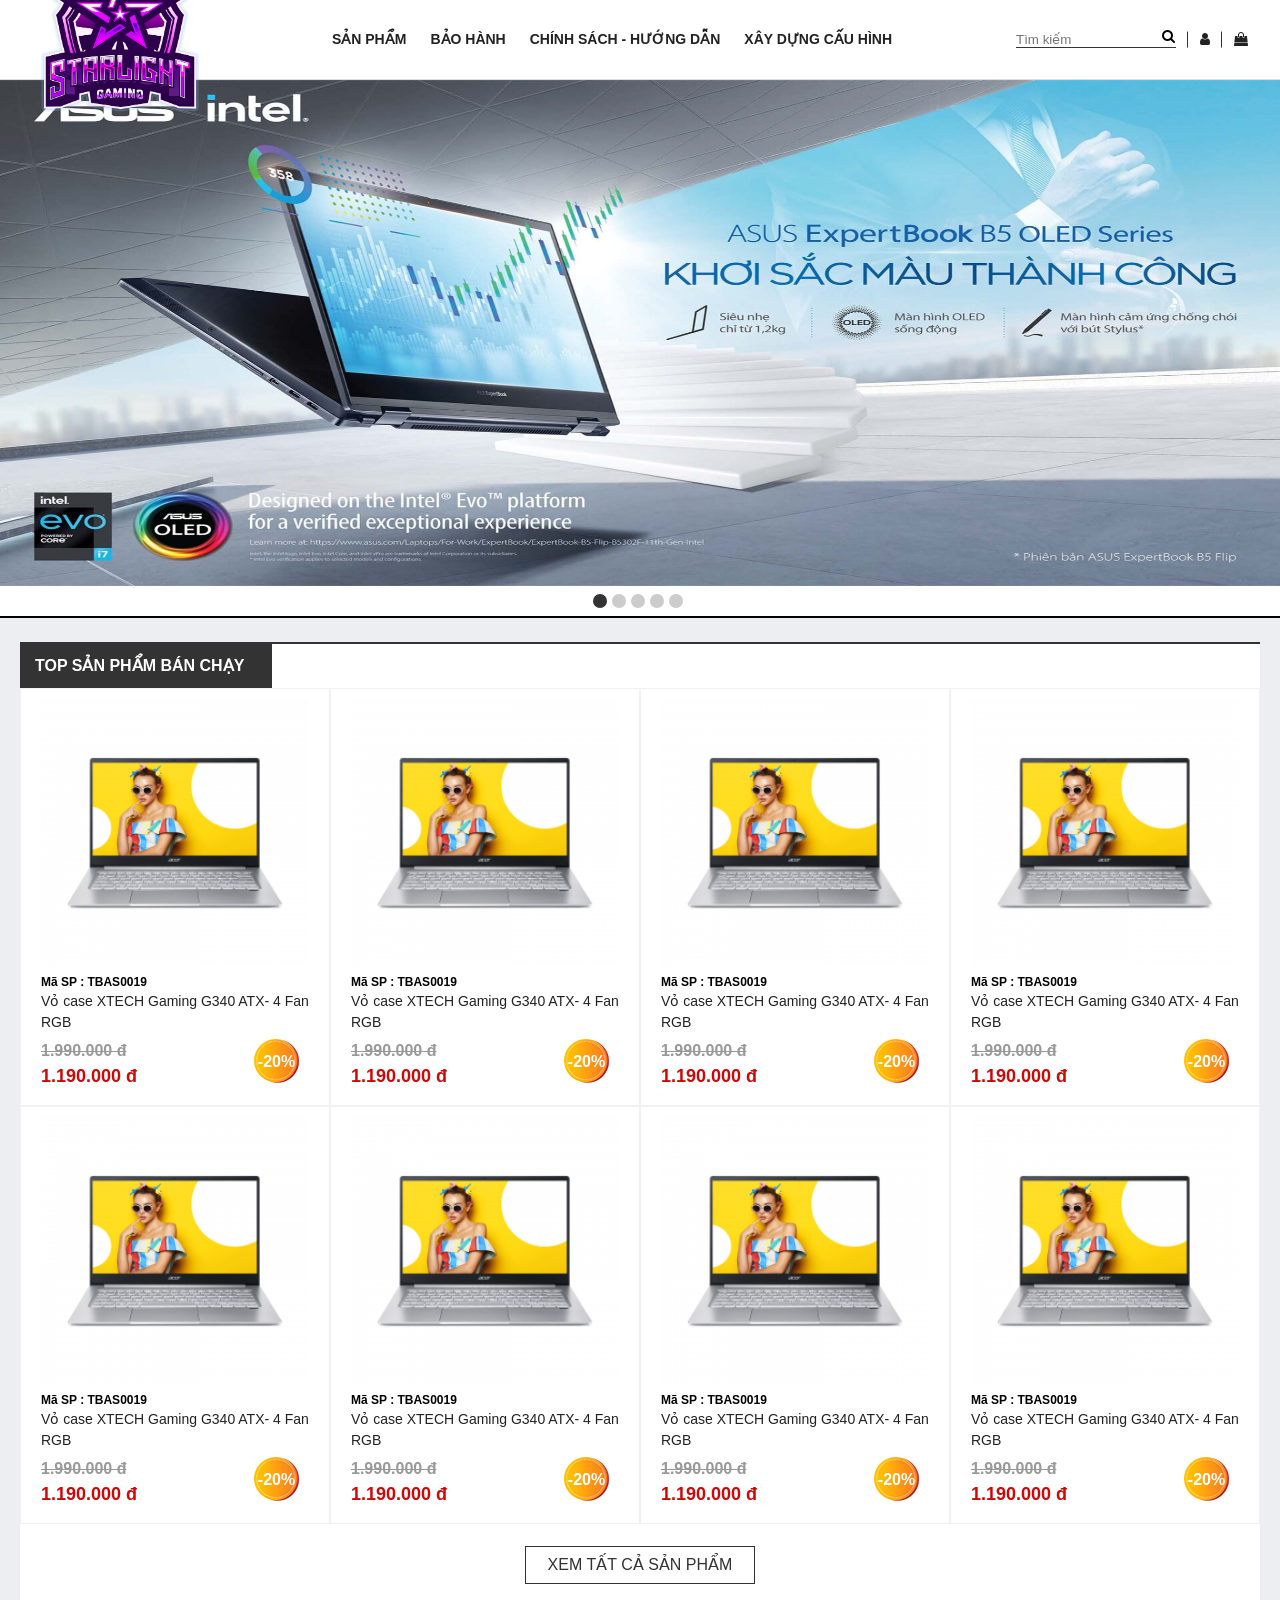
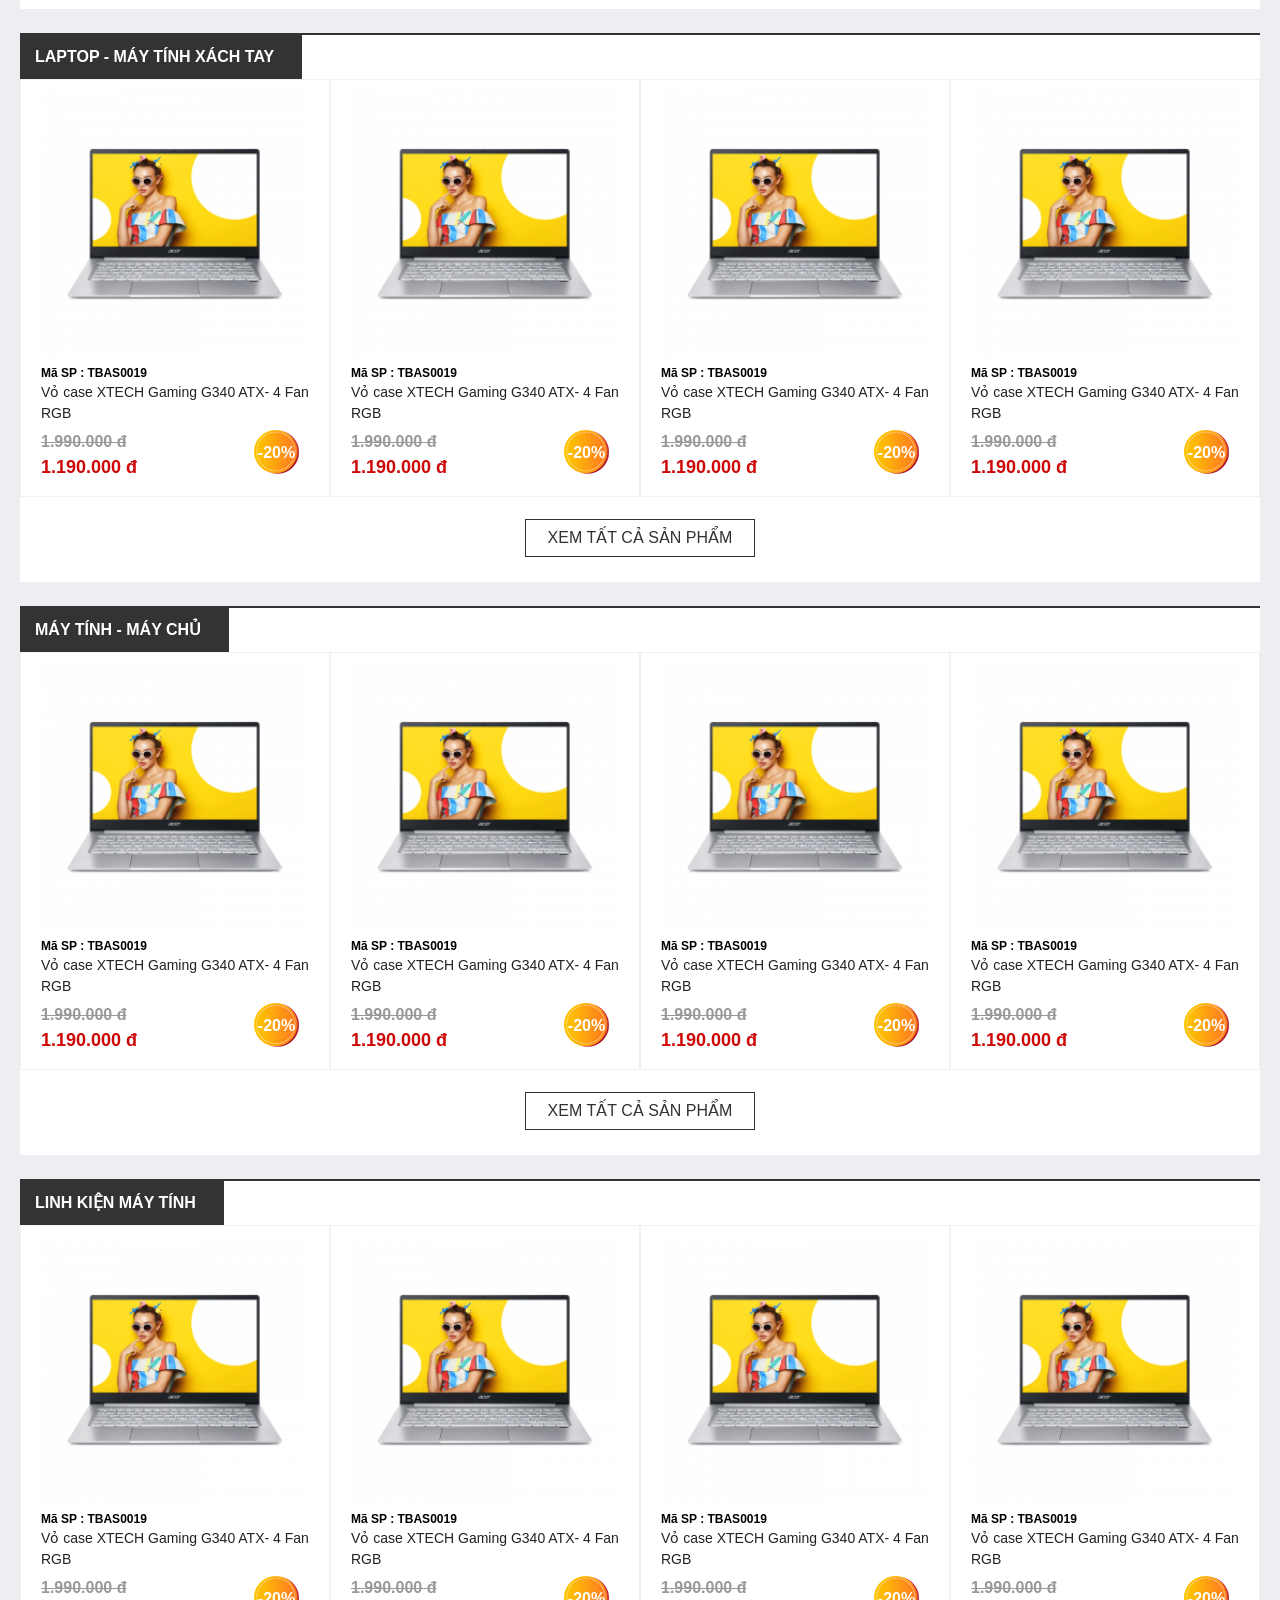
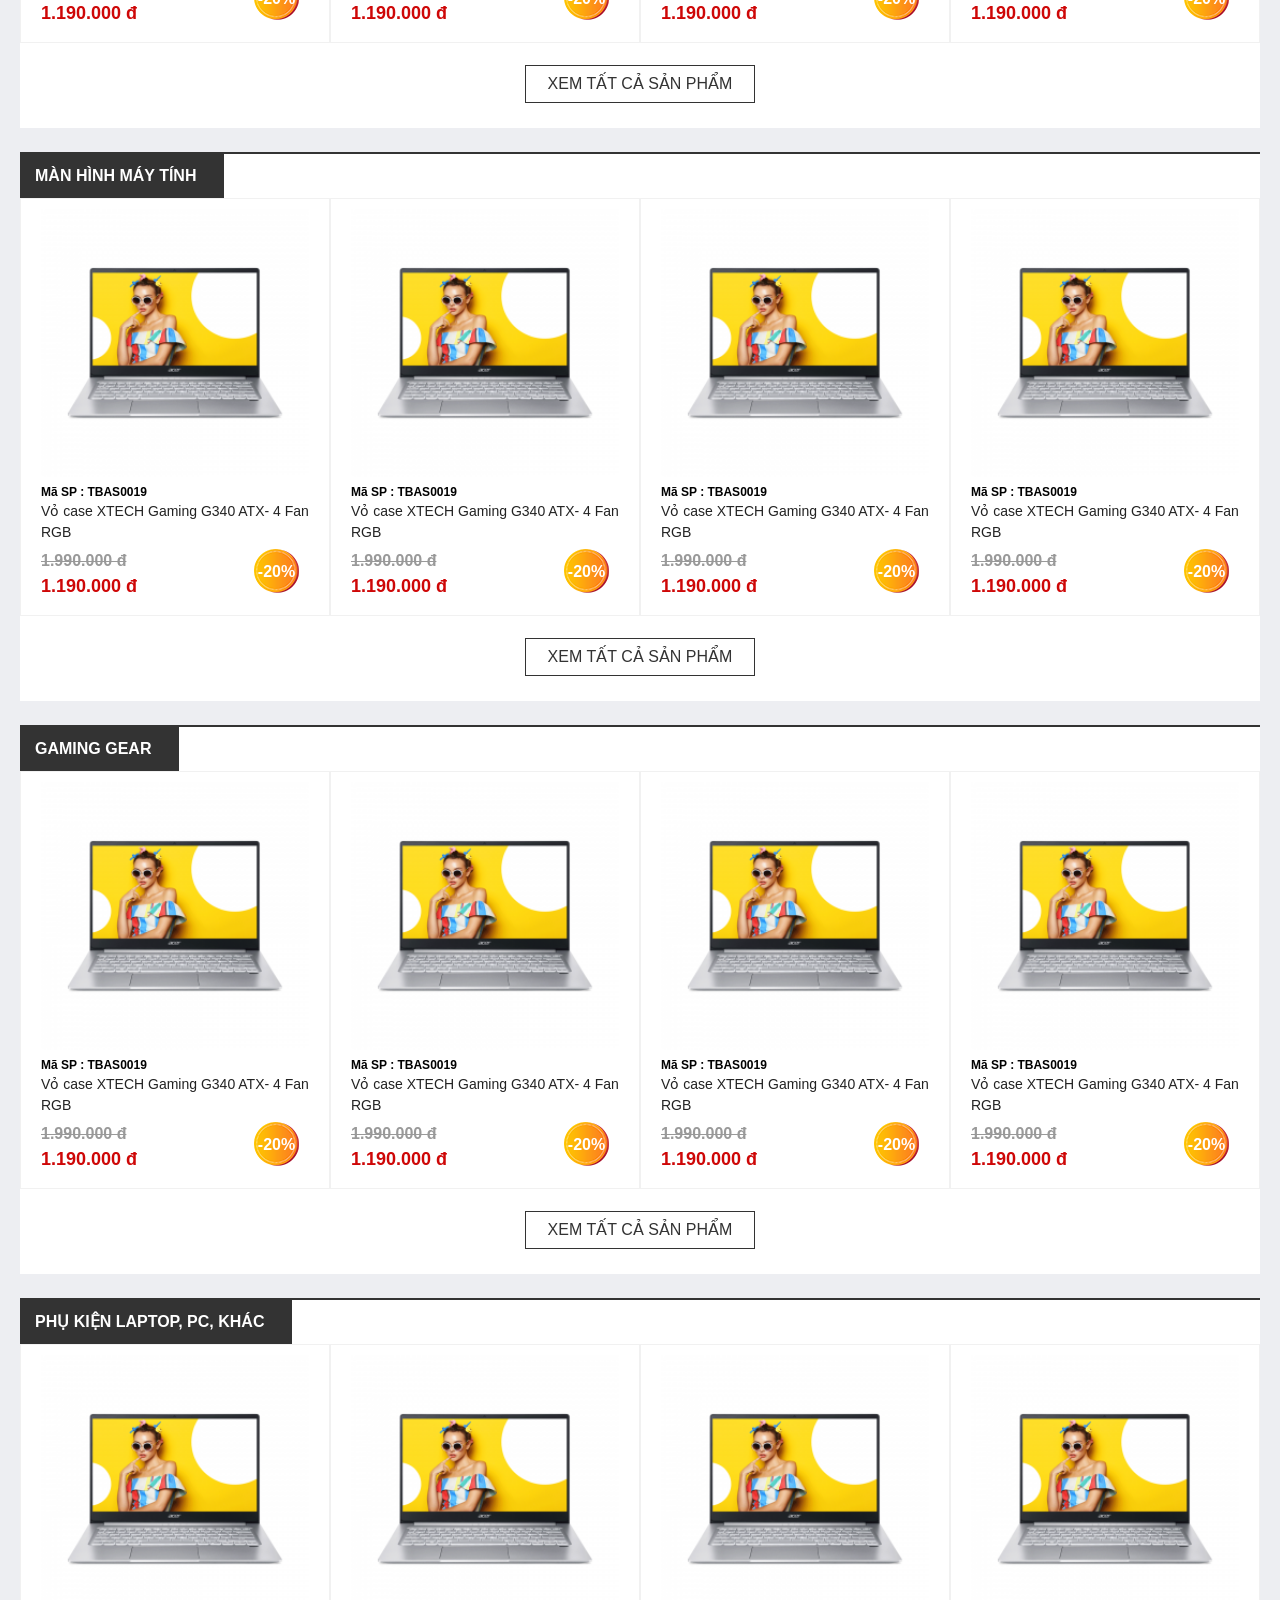
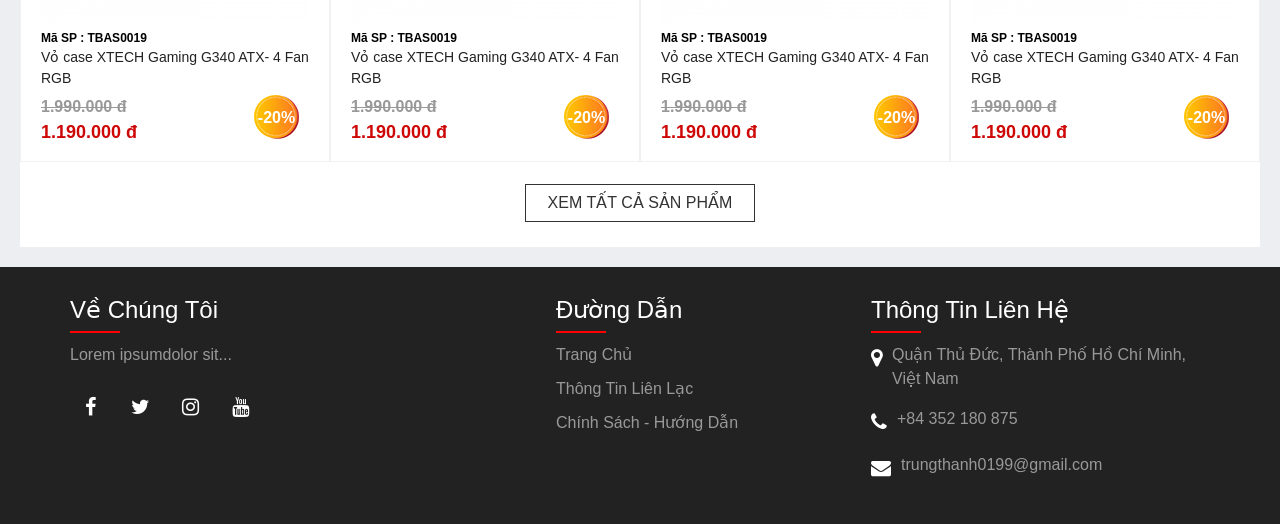
<file: Front-end/index.html>
<!DOCTYPE html>
<html lang="en">
<head>
    <meta charset="UTF-8">
    <meta http-equiv="X-UA-Compatible" content="IE=edge">
    <meta name="viewport" content="width=device-width, initial-scale=1.0">
    <title>Document</title>
    <link rel="stylesheet" href="https://cdnjs.cloudflare.com/ajax/libs/font-awesome/4.7.0/css/font-awesome.min.css">
    <link rel="stylesheet" href="style.css">
</head>
<body>
    <!----------Menu-------->
    <header>
        <div class="logo">
            <a href="index.html"></a><img src="images/logo.png" alt="" class="imageChange">
        </div>
        <div class="menu">
            <li><a href="">SẢN PHẨM</a>
                <ul class="sub-menu">
                    <li><i class="fa fa-laptop"></i><a href="">Laptop, Máy Tính Xách Tay</a></li>
                    <li><i class="fa fa-desktop"></i><a href="">Máy Tính, Máy Chủ</a></li>
                    <li><i class="fa fa-microchip"></i><a href="">Linh Kiện Máy Tính</a></li>
                    <li><i class="fa fa-television"></i><a href="">Màn Hình Máy Tính</a></li>
                    <li><i class="fa fa-headphones"></i><a href="">Gaming Gear</a></li>
                    <li><i class="fa fa-usb"></i><a href="">Phụ Kiện Laptop, PC, Khác</a></li>
                </ul>
            
            </li>
            <li><a href="">BẢO HÀNH</a></li>
            <li><a href="">CHÍNH SÁCH - HƯỚNG DẪN</a></li>
            <li><a href="">XÂY DỰNG CẤU HÌNH</a></li>       
        </div>
        <div class="others">
            <li><input placeholder="Tìm kiếm" type="text"> <i class="fa fa-search"></i></li>
            <li><a class="fa fa-user" href=""></a></li>
            <li><a class="fa fa-shopping-bag" href=""></a></li>
        </div>
    </header>
    <!----end-menu----------->

    <!-----Slider---------->
    <section id="slider">
        <div class="aspect-ratio-169">
            <img src="images/img15.jpg" alt="">
            <img src="images/img02.png" alt="">
            <img src="images/img03.jpg" alt="">
            <img src="images/img04.png" alt="">
            <img src="images/img05.jpg" alt="">
            <div class="dot-container">
                <div class="dot active"></div>
                <div class="dot"></div>
                <div class="dot"></div>
                <div class="dot"></div>
                <div class="dot"></div>
            </div>
        </div>
        <!-- <div class="dot-container"> -->
            <!-- <div class="dot active"></div>
            <div class="dot"></div>
            <div class="dot"></div>
            <div class="dot"></div>
            <div class="dot"></div>
        </div> -->
    </section>
    <!---------end-slider------>
    <section class="container">
        <div class="home-pro-hot box-pro-container bg-white pb-2">
            <div class="box-title-container">
                <h2 class="box-title">TOP SẢN PHẨM BÁN CHẠY</h2>
            </div>
            <div class="p-container" style="min-height: 700px">
                <div class="d-flex flex-wrap">
                    <div class="p-item">
                        <img src="images/img20.png" alt="">
                        <h1 class="p-sku" style="font-size: 12px;">Mã SP : TBAS0019</h1>
                        <a href="" class="p-name">Vỏ case XTECH Gaming G340 ATX- 4 Fan RGB</a>
                        <div class="price-container">
                            <del class="p-old-price"> 1.990.000 đ </del>
                            <span class="p-discount"> -20% </span>
                            <span class="p-price"> 1.190.000 đ </span>
                        </div>
                    </div>
                    <div class="p-item">
                        <img src="images/img20.png" alt="">
                        <h1 class="p-sku" style="font-size: 12px;">Mã SP : TBAS0019</h1>
                        <a href="" class="p-name">Vỏ case XTECH Gaming G340 ATX- 4 Fan RGB</a>
                        <div class="price-container">
                            <del class="p-old-price"> 1.990.000 đ </del>
                            <span class="p-discount"> -20% </span>
                            <span class="p-price"> 1.190.000 đ </span>
                        </div>
                    </div>
                    <div class="p-item">
                        <img src="images/img20.png" alt="">
                        <h1 class="p-sku" style="font-size: 12px;">Mã SP : TBAS0019</h1>
                        <a href="" class="p-name">Vỏ case XTECH Gaming G340 ATX- 4 Fan RGB</a>
                        <div class="price-container">
                            <del class="p-old-price"> 1.990.000 đ </del>
                            <span class="p-discount"> -20% </span>
                            <span class="p-price"> 1.190.000 đ </span>
                        </div>
                    </div>
                    <div class="p-item">
                        <img src="images/img20.png" alt="">
                        <h1 class="p-sku" style="font-size: 12px;">Mã SP : TBAS0019</h1>
                        <a href="" class="p-name">Vỏ case XTECH Gaming G340 ATX- 4 Fan RGB</a>
                        <div class="price-container">
                            <del class="p-old-price"> 1.990.000 đ </del>
                            <span class="p-discount"> -20% </span>
                            <span class="p-price"> 1.190.000 đ </span>
                        </div>
                    </div>
                </div>     
                <div class="d-flex flex-wrap">
                    <div class="p-item">
                        <img src="images/img20.png" alt="">
                        <h1 class="p-sku" style="font-size: 12px;">Mã SP : TBAS0019</h1>
                        <a href="" class="p-name">Vỏ case XTECH Gaming G340 ATX- 4 Fan RGB</a>
                        <div class="price-container">
                            <del class="p-old-price"> 1.990.000 đ </del>
                            <span class="p-discount"> -20% </span>
                            <span class="p-price"> 1.190.000 đ </span>
                        </div>
                    </div>
                    <div class="p-item">
                        <img src="images/img20.png" alt="">
                        <h1 class="p-sku" style="font-size: 12px;">Mã SP : TBAS0019</h1>
                        <a href="" class="p-name">Vỏ case XTECH Gaming G340 ATX- 4 Fan RGB</a>
                        <div class="price-container">
                            <del class="p-old-price"> 1.990.000 đ </del>
                            <span class="p-discount"> -20% </span>
                            <span class="p-price"> 1.190.000 đ </span>
                        </div>
                    </div>
                    <div class="p-item">
                        <img src="images/img20.png" alt="">
                        <h1 class="p-sku" style="font-size: 12px;">Mã SP : TBAS0019</h1>
                        <a href="" class="p-name">Vỏ case XTECH Gaming G340 ATX- 4 Fan RGB</a>
                        <div class="price-container">
                            <del class="p-old-price"> 1.990.000 đ </del>
                            <span class="p-discount"> -20% </span>
                            <span class="p-price"> 1.190.000 đ </span>
                        </div>
                    </div>
                    <div class="p-item">
                        <img src="images/img20.png" alt="">
                        <h1 class="p-sku" style="font-size: 12px;">Mã SP : TBAS0019</h1>
                        <a href="" class="p-name">Vỏ case XTECH Gaming G340 ATX- 4 Fan RGB</a>
                        <div class="price-container">
                            <del class="p-old-price"> 1.990.000 đ </del>
                            <span class="p-discount"> -20% </span>
                            <span class="p-price"> 1.190.000 đ </span>
                        </div>
                    </div>
                </div>
                <a href="" class="view-all">XEM TẤT CẢ SẢN PHẨM</a>     
            </div>
        </div> 
        <div class="home-pro-hot box-pro-container bg-white pb-2">
            <div class="box-title-container">
                <h2 class="box-title">LAPTOP - MÁY TÍNH XÁCH TAY</h2>
            </div>
            <div class="p-container" style="min-height: 400px">
                <div class="d-flex flex-wrap">
                    <div class="p-item">
                        <img src="images/img20.png" alt="">
                        <h1 class="p-sku" style="font-size: 12px;">Mã SP : TBAS0019</h1>
                        <a href="" class="p-name">Vỏ case XTECH Gaming G340 ATX- 4 Fan RGB</a>
                        <div class="price-container">
                            <del class="p-old-price"> 1.990.000 đ </del>
                            <span class="p-discount"> -20% </span>
                            <span class="p-price"> 1.190.000 đ </span>
                        </div>
                    </div>
                    <div class="p-item">
                        <img src="images/img20.png" alt="">
                        <h1 class="p-sku" style="font-size: 12px;">Mã SP : TBAS0019</h1>
                        <a href="" class="p-name">Vỏ case XTECH Gaming G340 ATX- 4 Fan RGB</a>
                        <div class="price-container">
                            <del class="p-old-price"> 1.990.000 đ </del>
                            <span class="p-discount"> -20% </span>
                            <span class="p-price"> 1.190.000 đ </span>
                        </div>
                    </div>
                    <div class="p-item">
                        <img src="images/img20.png" alt="">
                        <h1 class="p-sku" style="font-size: 12px;">Mã SP : TBAS0019</h1>
                        <a href="" class="p-name">Vỏ case XTECH Gaming G340 ATX- 4 Fan RGB</a>
                        <div class="price-container">
                            <del class="p-old-price"> 1.990.000 đ </del>
                            <span class="p-discount"> -20% </span>
                            <span class="p-price"> 1.190.000 đ </span>
                        </div>
                    </div>
                    <div class="p-item">
                        <img src="images/img20.png" alt="">
                        <h1 class="p-sku" style="font-size: 12px;">Mã SP : TBAS0019</h1>
                        <a href="" class="p-name">Vỏ case XTECH Gaming G340 ATX- 4 Fan RGB</a>
                        <div class="price-container">
                            <del class="p-old-price"> 1.990.000 đ </del>
                            <span class="p-discount"> -20% </span>
                            <span class="p-price"> 1.190.000 đ </span>
                        </div>
                    </div>
                </div>     
                <a href="" class="view-all">XEM TẤT CẢ SẢN PHẨM</a>     
            </div>
        </div>
        <div class="home-pro-hot box-pro-container bg-white pb-2">
            <div class="box-title-container">
                <h2 class="box-title">MÁY TÍNH - MÁY CHỦ</h2>
            </div>
            <div class="p-container" style="min-height: 400px">
                <div class="d-flex flex-wrap">
                    <div class="p-item">
                        <img src="images/img20.png" alt="">
                        <h1 class="p-sku" style="font-size: 12px;">Mã SP : TBAS0019</h1>
                        <a href="" class="p-name">Vỏ case XTECH Gaming G340 ATX- 4 Fan RGB</a>
                        <div class="price-container">
                            <del class="p-old-price"> 1.990.000 đ </del>
                            <span class="p-discount"> -20% </span>
                            <span class="p-price"> 1.190.000 đ </span>
                        </div>
                    </div>
                    <div class="p-item">
                        <img src="images/img20.png" alt="">
                        <h1 class="p-sku" style="font-size: 12px;">Mã SP : TBAS0019</h1>
                        <a href="" class="p-name">Vỏ case XTECH Gaming G340 ATX- 4 Fan RGB</a>
                        <div class="price-container">
                            <del class="p-old-price"> 1.990.000 đ </del>
                            <span class="p-discount"> -20% </span>
                            <span class="p-price"> 1.190.000 đ </span>
                        </div>
                    </div>
                    <div class="p-item">
                        <img src="images/img20.png" alt="">
                        <h1 class="p-sku" style="font-size: 12px;">Mã SP : TBAS0019</h1>
                        <a href="" class="p-name">Vỏ case XTECH Gaming G340 ATX- 4 Fan RGB</a>
                        <div class="price-container">
                            <del class="p-old-price"> 1.990.000 đ </del>
                            <span class="p-discount"> -20% </span>
                            <span class="p-price"> 1.190.000 đ </span>
                        </div>
                    </div>
                    <div class="p-item">
                        <img src="images/img20.png" alt="">
                        <h1 class="p-sku" style="font-size: 12px;">Mã SP : TBAS0019</h1>
                        <a href="" class="p-name">Vỏ case XTECH Gaming G340 ATX- 4 Fan RGB</a>
                        <div class="price-container">
                            <del class="p-old-price"> 1.990.000 đ </del>
                            <span class="p-discount"> -20% </span>
                            <span class="p-price"> 1.190.000 đ </span>
                        </div>
                    </div>
                </div>     
                <a href="" class="view-all">XEM TẤT CẢ SẢN PHẨM</a>     
            </div>
        </div>
        <div class="home-pro-hot box-pro-container bg-white pb-2">
            <div class="box-title-container">
                <h2 class="box-title">LINH KIỆN MÁY TÍNH</h2>
            </div>
            <div class="p-container" style="min-height: 400px">
                <div class="d-flex flex-wrap">
                    <div class="p-item">
                        <img src="images/img20.png" alt="">
                        <h1 class="p-sku" style="font-size: 12px;">Mã SP : TBAS0019</h1>
                        <a href="" class="p-name">Vỏ case XTECH Gaming G340 ATX- 4 Fan RGB</a>
                        <div class="price-container">
                            <del class="p-old-price"> 1.990.000 đ </del>
                            <span class="p-discount"> -20% </span>
                            <span class="p-price"> 1.190.000 đ </span>
                        </div>
                    </div>
                    <div class="p-item">
                        <img src="images/img20.png" alt="">
                        <h1 class="p-sku" style="font-size: 12px;">Mã SP : TBAS0019</h1>
                        <a href="" class="p-name">Vỏ case XTECH Gaming G340 ATX- 4 Fan RGB</a>
                        <div class="price-container">
                            <del class="p-old-price"> 1.990.000 đ </del>
                            <span class="p-discount"> -20% </span>
                            <span class="p-price"> 1.190.000 đ </span>
                        </div>
                    </div>
                    <div class="p-item">
                        <img src="images/img20.png" alt="">
                        <h1 class="p-sku" style="font-size: 12px;">Mã SP : TBAS0019</h1>
                        <a href="" class="p-name">Vỏ case XTECH Gaming G340 ATX- 4 Fan RGB</a>
                        <div class="price-container">
                            <del class="p-old-price"> 1.990.000 đ </del>
                            <span class="p-discount"> -20% </span>
                            <span class="p-price"> 1.190.000 đ </span>
                        </div>
                    </div>
                    <div class="p-item">
                        <img src="images/img20.png" alt="">
                        <h1 class="p-sku" style="font-size: 12px;">Mã SP : TBAS0019</h1>
                        <a href="" class="p-name">Vỏ case XTECH Gaming G340 ATX- 4 Fan RGB</a>
                        <div class="price-container">
                            <del class="p-old-price"> 1.990.000 đ </del>
                            <span class="p-discount"> -20% </span>
                            <span class="p-price"> 1.190.000 đ </span>
                        </div>
                    </div>
                </div>     
                <a href="" class="view-all">XEM TẤT CẢ SẢN PHẨM</a>     
            </div>
        </div>
        <div class="home-pro-hot box-pro-container bg-white pb-2">
            <div class="box-title-container">
                <h2 class="box-title">MÀN HÌNH MÁY TÍNH</h2>
            </div>
            <div class="p-container" style="min-height: 400px">
                <div class="d-flex flex-wrap">
                    <div class="p-item">
                        <img src="images/img20.png" alt="">
                        <h1 class="p-sku" style="font-size: 12px;">Mã SP : TBAS0019</h1>
                        <a href="" class="p-name">Vỏ case XTECH Gaming G340 ATX- 4 Fan RGB</a>
                        <div class="price-container">
                            <del class="p-old-price"> 1.990.000 đ </del>
                            <span class="p-discount"> -20% </span>
                            <span class="p-price"> 1.190.000 đ </span>
                        </div>
                    </div>
                    <div class="p-item">
                        <img src="images/img20.png" alt="">
                        <h1 class="p-sku" style="font-size: 12px;">Mã SP : TBAS0019</h1>
                        <a href="" class="p-name">Vỏ case XTECH Gaming G340 ATX- 4 Fan RGB</a>
                        <div class="price-container">
                            <del class="p-old-price"> 1.990.000 đ </del>
                            <span class="p-discount"> -20% </span>
                            <span class="p-price"> 1.190.000 đ </span>
                        </div>
                    </div>
                    <div class="p-item">
                        <img src="images/img20.png" alt="">
                        <h1 class="p-sku" style="font-size: 12px;">Mã SP : TBAS0019</h1>
                        <a href="" class="p-name">Vỏ case XTECH Gaming G340 ATX- 4 Fan RGB</a>
                        <div class="price-container">
                            <del class="p-old-price"> 1.990.000 đ </del>
                            <span class="p-discount"> -20% </span>
                            <span class="p-price"> 1.190.000 đ </span>
                        </div>
                    </div>
                    <div class="p-item">
                        <img src="images/img20.png" alt="">
                        <h1 class="p-sku" style="font-size: 12px;">Mã SP : TBAS0019</h1>
                        <a href="" class="p-name">Vỏ case XTECH Gaming G340 ATX- 4 Fan RGB</a>
                        <div class="price-container">
                            <del class="p-old-price"> 1.990.000 đ </del>
                            <span class="p-discount"> -20% </span>
                            <span class="p-price"> 1.190.000 đ </span>
                        </div>
                    </div>
                </div>     
                <a href="" class="view-all">XEM TẤT CẢ SẢN PHẨM</a>     
            </div>
        </div>
        <div class="home-pro-hot box-pro-container bg-white pb-2">
            <div class="box-title-container">
                <h2 class="box-title">GAMING GEAR</h2>
            </div>
            <div class="p-container" style="min-height: 400px">
                <div class="d-flex flex-wrap">
                    <div class="p-item">
                        <img src="images/img20.png" alt="">
                        <h1 class="p-sku" style="font-size: 12px;">Mã SP : TBAS0019</h1>
                        <a href="" class="p-name">Vỏ case XTECH Gaming G340 ATX- 4 Fan RGB</a>
                        <div class="price-container">
                            <del class="p-old-price"> 1.990.000 đ </del>
                            <span class="p-discount"> -20% </span>
                            <span class="p-price"> 1.190.000 đ </span>
                        </div>
                    </div>
                    <div class="p-item">
                        <img src="images/img20.png" alt="">
                        <h1 class="p-sku" style="font-size: 12px;">Mã SP : TBAS0019</h1>
                        <a href="" class="p-name">Vỏ case XTECH Gaming G340 ATX- 4 Fan RGB</a>
                        <div class="price-container">
                            <del class="p-old-price"> 1.990.000 đ </del>
                            <span class="p-discount"> -20% </span>
                            <span class="p-price"> 1.190.000 đ </span>
                        </div>
                    </div>
                    <div class="p-item">
                        <img src="images/img20.png" alt="">
                        <h1 class="p-sku" style="font-size: 12px;">Mã SP : TBAS0019</h1>
                        <a href="" class="p-name">Vỏ case XTECH Gaming G340 ATX- 4 Fan RGB</a>
                        <div class="price-container">
                            <del class="p-old-price"> 1.990.000 đ </del>
                            <span class="p-discount"> -20% </span>
                            <span class="p-price"> 1.190.000 đ </span>
                        </div>
                    </div>
                    <div class="p-item">
                        <img src="images/img20.png" alt="">
                        <h1 class="p-sku" style="font-size: 12px;">Mã SP : TBAS0019</h1>
                        <a href="" class="p-name">Vỏ case XTECH Gaming G340 ATX- 4 Fan RGB</a>
                        <div class="price-container">
                            <del class="p-old-price"> 1.990.000 đ </del>
                            <span class="p-discount"> -20% </span>
                            <span class="p-price"> 1.190.000 đ </span>
                        </div>
                    </div>
                </div>     
                <a href="" class="view-all">XEM TẤT CẢ SẢN PHẨM</a>     
            </div>
        </div>
        <div class="home-pro-hot box-pro-container bg-white pb-2">
            <div class="box-title-container">
                <h2 class="box-title">PHỤ KIỆN LAPTOP, PC, KHÁC</h2>
            </div>
            <div class="p-container" style="min-height: 400px">
                <div class="d-flex flex-wrap">
                    <div class="p-item">
                        <img src="images/img20.png" alt="">
                        <h1 class="p-sku" style="font-size: 12px;">Mã SP : TBAS0019</h1>
                        <a href="" class="p-name">Vỏ case XTECH Gaming G340 ATX- 4 Fan RGB</a>
                        <div class="price-container">
                            <del class="p-old-price"> 1.990.000 đ </del>
                            <span class="p-discount"> -20% </span>
                            <span class="p-price"> 1.190.000 đ </span>
                        </div>
                    </div>
                    <div class="p-item">
                        <img src="images/img20.png" alt="">
                        <h1 class="p-sku" style="font-size: 12px;">Mã SP : TBAS0019</h1>
                        <a href="" class="p-name">Vỏ case XTECH Gaming G340 ATX- 4 Fan RGB</a>
                        <div class="price-container">
                            <del class="p-old-price"> 1.990.000 đ </del>
                            <span class="p-discount"> -20% </span>
                            <span class="p-price"> 1.190.000 đ </span>
                        </div>
                    </div>
                    <div class="p-item">
                        <img src="images/img20.png" alt="">
                        <h1 class="p-sku" style="font-size: 12px;">Mã SP : TBAS0019</h1>
                        <a href="" class="p-name">Vỏ case XTECH Gaming G340 ATX- 4 Fan RGB</a>
                        <div class="price-container">
                            <del class="p-old-price"> 1.990.000 đ </del>
                            <span class="p-discount"> -20% </span>
                            <span class="p-price"> 1.190.000 đ </span>
                        </div>
                    </div>
                    <div class="p-item">
                        <img src="images/img20.png" alt="">
                        <h1 class="p-sku" style="font-size: 12px;">Mã SP : TBAS0019</h1>
                        <a href="" class="p-name">Vỏ case XTECH Gaming G340 ATX- 4 Fan RGB</a>
                        <div class="price-container">
                            <del class="p-old-price"> 1.990.000 đ </del>
                            <span class="p-discount"> -20% </span>
                            <span class="p-price"> 1.190.000 đ </span>
                        </div>
                    </div>
                </div>     
                <a href="" class="view-all">XEM TẤT CẢ SẢN PHẨM</a>     
            </div>
        </div>
    </section>
    <!--Footer-->
    <footer>
        <div class="containers">
            <div class="noi-dung about">
                <h2>Về Chúng Tôi</h2>
                <p>Lorem ipsumdolor sit...</p>
                <ul class="social-icon">
                    <li><a href=""><i class="fa fa-facebook"></i></a></li>
                    <li><a href=""><i class="fa fa-twitter"></i></a></li>
                    <li><a href=""><i class="fa fa-instagram"></i></a></li>
                    <li><a href=""><i class="fa fa-youtube"></i></a></li>
                </ul>
            </div>
            <div class="noi-dung links">
                <h2>Đường Dẫn</h2>
                <ul>
                    <li><a href="#">Trang Chủ</a></li>
                    <li><a href="#">Thông Tin Liên Lạc</a></li>
                    <li><a href="#">Chính Sách - Hướng Dẫn</a></li>
                </ul>
            </div>
            <div class="noi-dung contact">
                <h2>Thông Tin Liên Hệ</h2>
                <ul class="info">
                    <li>
                        <span><i class="fa fa-map-marker"></i></span>
                        <span>
                            Quận Thủ Đức, Thành Phố Hồ Chí Minh, <br>
                            Việt Nam <br />
                        </span>
                    </li>
                    <li>
                        <span><i class="fa fa-phone"></i></span>
                        <p><a href="#">+84 352 180 875</a>
                    </li>
                    <li>
                        <span><i class="fa fa-envelope"></i></span>
                        <p><a href="#">trungthanh0199@gmail.com</a></p>
                   </li>
                </ul>
            </div>
        </div>
    </footer>
    <!--end - footer-->
</body>
<script>
    const header = document.querySelector("header")
    window.addEventListener("scroll",function(){
        x = window.pageYOffset
        if(x>0){
            header.classList.add("sticky")
        }
        else{
            header.classList.remove("sticky")
        }
    })

    const imgPosition = document.querySelectorAll(".aspect-ratio-169 img")
    const imgContainer = document.querySelector('.aspect-ratio-169')
    const dotItem = document.querySelectorAll(".dot")
    let imgNuber = imgPosition.length
    let index = 0
    imgPosition.forEach(function(image,index){
        image.style.left = index*100 + "%"
        dotItem[index].addEventListener("click",function(){
            slider (index)
        })
    })
    function imgSlide (){
        index++;
        console.log(index)
        if(index>=imgNuber) {index=0}
        slider (index)
    }
    function slider(index){
        imgContainer.style.left = "-" + index*100 + "%"
        const dotActive = document.querySelector('.active')
        dotActive.classList.remove("active")
        dotItem[index].classList.add("active")
    }
    setInterval(imgSlide,5000)

</script>
</html>
</file>
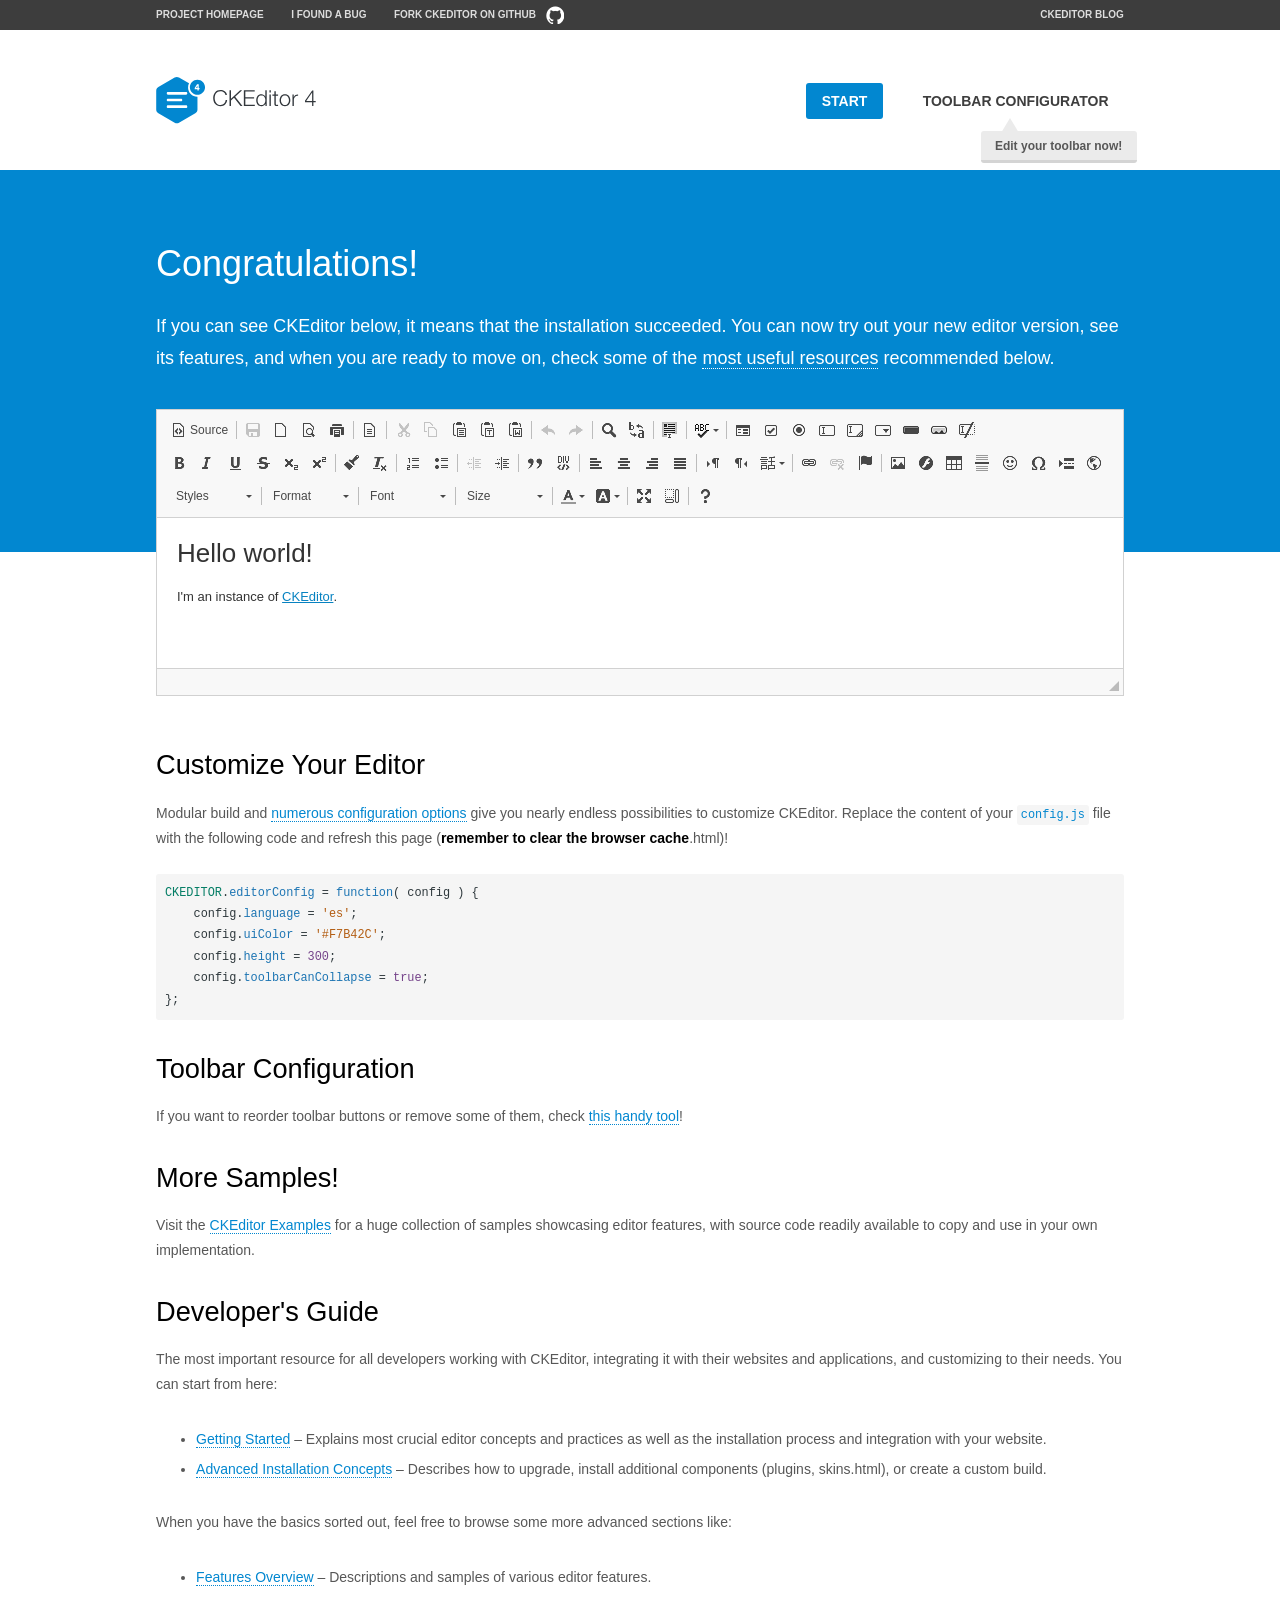
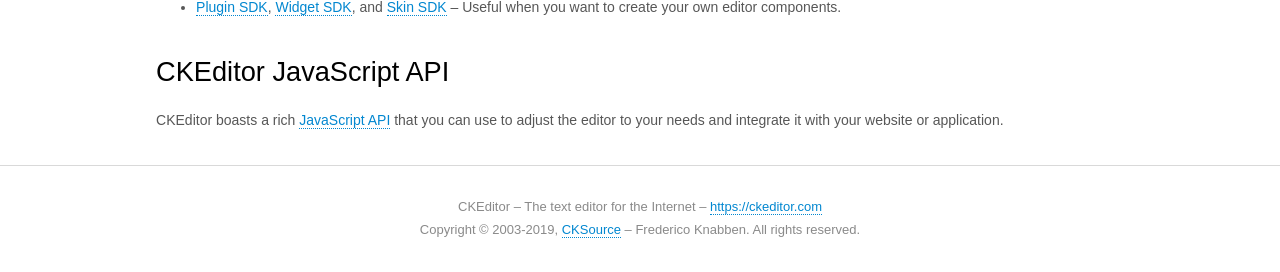
<file: form_admin/ckeditor/samples/index.html>
<!DOCTYPE html>
<!--
Copyright (c) 2003-2019, CKSource - Frederico Knabben. All rights reserved.
For licensing, see LICENSE.md or https://ckeditor.com/legal/ckeditor-oss-license
-->
<html lang="en">
<head>
	<meta charset="utf-8">
	<title>CKEditor Sample</title>
	<script src="../ckeditor.js"></script>
	<script src="js/sample.js"></script>
	<link rel="stylesheet" href="css/samples.css">
	<link rel="stylesheet" href="toolbarconfigurator/lib/codemirror/neo.css">
	<meta name="viewport" content="width=device-width,initial-scale=1">
	<meta name="description" content="Try the latest sample of CKEditor 4 and learn more about customizing your WYSIWYG editor with endless possibilities.">
</head>
<body id="main">

<nav class="navigation-a">
	<div class="grid-container">
		<ul class="navigation-a-left grid-width-70">
			<li><a href="https://ckeditor.com/ckeditor-4/">Project Homepage</a></li>
			<li><a href="https://github.com/ckeditor/ckeditor4/issues">I found a bug</a></li>
			<li><a href="https://github.com/ckeditor/ckeditor4" class="icon-pos-right icon-navigation-a-github">Fork CKEditor on GitHub</a></li>
		</ul>
		<ul class="navigation-a-right grid-width-30">
			<li><a href="https://ckeditor.com/blog/">CKEditor Blog</a></li>
		</ul>
	</div>
</nav>

<header class="header-a">
	<div class="grid-container">
		<h1 class="header-a-logo grid-width-30">
			<a href="index.html"><img src="img/logo.svg" onerror="this.src='img/logo.png'; this.onerror=null;" alt="CKEditor Sample"></a>
		</h1>

		<nav class="navigation-b grid-width-70">
			<ul>
				<li><a href="index.html" class="button-a button-a-background">Start</a></li>
				<li><a href="toolbarconfigurator/index.html" class="button-a">Toolbar configurator <span class="balloon-a balloon-a-nw">Edit your toolbar now!</span></a></li>
			</ul>
		</nav>
	</div>
</header>

<main>
	<div class="adjoined-top">
		<div class="grid-container">
			<div class="content grid-width-100">
				<h1>Congratulations!</h1>
				<p>
					If you can see CKEditor below, it means that the installation succeeded.
					You can now try out your new editor version, see its features, and when you are ready to move on, check some of the <a href="#sample-customize">most useful resources</a> recommended below.
				</p>
			</div>
		</div>
	</div>
	<div class="adjoined-bottom">
		<div class="grid-container">
			<div class="grid-width-100">
				<div id="editor">
					<h1>Hello world!</h1>
					<p>I'm an instance of <a href="https://ckeditor.com">CKEditor</a>.</p>
				</div>
			</div>
		</div>
	</div>

	<div class="grid-container">
		<div class="content grid-width-100">
			<section id="sample-customize">
				<h2>Customize Your Editor</h2>
				<p>Modular build and <a href="https://ckeditor.com/docs/ckeditor4/latest/guide/dev_configuration.html">numerous configuration options</a> give you nearly endless possibilities to customize CKEditor. Replace the content of your <code><a href="../config.js">config.js</a></code> file with the following code and refresh this page (<strong>remember to clear the browser cache</strong>.html)!</p>
		<pre class="cm-s-neo CodeMirror"><code><span style="padding-right: 0.1px;"><span class="cm-variable">CKEDITOR</span>.<span class="cm-property">editorConfig</span> <span class="cm-operator">=</span> <span class="cm-keyword">function</span>( <span class="cm-def">config</span> ) {</span>
<span style="padding-right: 0.1px;"><span class="cm-tab">	</span><span class="cm-variable-2">config</span>.<span class="cm-property">language</span> <span class="cm-operator">=</span> <span class="cm-string">'es'</span>;</span>
<span style="padding-right: 0.1px;"><span class="cm-tab">	</span><span class="cm-variable-2">config</span>.<span class="cm-property">uiColor</span> <span class="cm-operator">=</span> <span class="cm-string">'#F7B42C'</span>;</span>
<span style="padding-right: 0.1px;"><span class="cm-tab">	</span><span class="cm-variable-2">config</span>.<span class="cm-property">height</span> <span class="cm-operator">=</span> <span class="cm-number">300</span>;</span>
<span style="padding-right: 0.1px;"><span class="cm-tab">	</span><span class="cm-variable-2">config</span>.<span class="cm-property">toolbarCanCollapse</span> <span class="cm-operator">=</span> <span class="cm-atom">true</span>;</span>
<span style="padding-right: 0.1px;">};</span></code></pre>
			</section>

			<section>
				<h2>Toolbar Configuration</h2>
				<p>If you want to reorder toolbar buttons or remove some of them, check <a href="toolbarconfigurator/index.html">this handy tool</a>!</p>
			</section>

			<section>
				<h2>More Samples!</h2>
				<p>Visit the <a href="https://ckeditor.com/docs/ckeditor4/latest/examples/index.html">CKEditor Examples</a> for a huge collection of samples showcasing editor features, with source code readily available to copy and use in your own implementation.</p>
			</section>

			<section>
				<h2>Developer's Guide</h2>
				<p>The most important resource for all developers working with CKEditor, integrating it with their websites and applications, and customizing to their needs. You can start from here:</p>
				<ul>
					<li><a href="https://ckeditor.com/docs/ckeditor4/latest/guide/dev_installation.html">Getting Started</a> &ndash; Explains most crucial editor concepts and practices as well as the installation process and integration with your website.</li>
					<li><a href="https://ckeditor.com/docs/ckeditor4/latest/guide/dev_advanced_installation.html">Advanced Installation Concepts</a> &ndash; Describes how to upgrade, install additional components (plugins, skins.html), or create a custom build.</li>
				</ul>
					<p>When you have the basics sorted out, feel free to browse some more advanced sections like:</p>
				<ul>
					<li><a href="https://ckeditor.com/docs/ckeditor4/latest/features/index.html">Features Overview</a> &ndash; Descriptions and samples of various editor features.</li>
					<li><a href="https://ckeditor.com/docs/ckeditor4/latest/guide/plugin_sdk_intro.html">Plugin SDK</a>, <a href="https://ckeditor.com/docs/ckeditor4/latest/guide/widget_sdk_intro.html">Widget SDK</a>, and <a href="https://ckeditor.com/docs/ckeditor4/latest/guide/skin_sdk_intro.html">Skin SDK</a> &ndash; Useful when you want to create your own editor components.</li>
				</ul>
			</section>

			<section>
				<h2>CKEditor JavaScript API</h2>
				<p>CKEditor boasts a rich <a href="https://ckeditor.com/docs/ckeditor4/latest/api/index.html">JavaScript API</a> that you can use to adjust the editor to your needs and integrate it with your website or application.</p>
			</section>
		</div>
	</div>
</main>

<footer class="footer-a grid-container">
	<div class="grid-container">
		<p class="grid-width-100">
			CKEditor &ndash; The text editor for the Internet &ndash; <a class="samples" href="https://ckeditor.com/">https://ckeditor.com</a>
		</p>
		<p class="grid-width-100" id="copy">
			Copyright &copy; 2003-2019, <a class="samples" href="https://cksource.com/">CKSource</a> &ndash; Frederico Knabben. All rights reserved.
		</p>
	</div>
</footer>
<script>
	initSample();
</script>

</body>
</html>
</file>
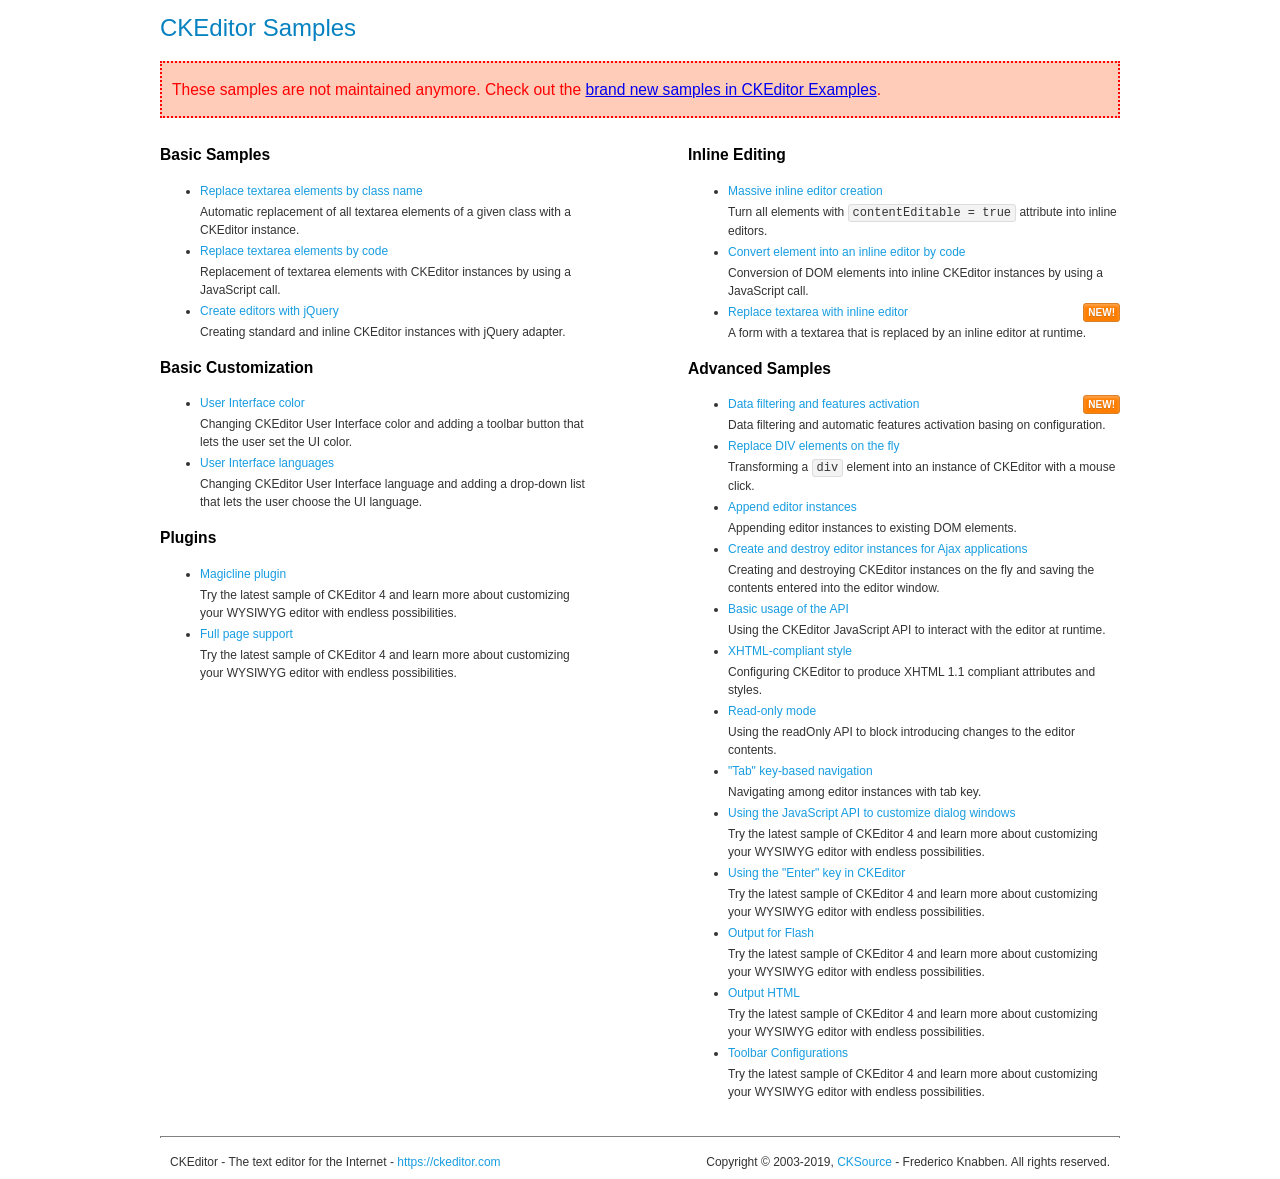
<file: form_admin/ckeditor/samples/old/index.html>
<!DOCTYPE html>
<!--
Copyright (c) 2003-2019, CKSource - Frederico Knabben. All rights reserved.
For licensing, see LICENSE.md or https://ckeditor.com/legal/ckeditor-oss-license
-->
<html lang="en">
<head>
	<meta charset="utf-8">
	<title>CKEditor Samples</title>
	<link rel="stylesheet" href="sample.css">
	<meta name="description" content="Try the latest sample of CKEditor 4 and learn more about customizing your WYSIWYG editor with endless possibilities.">
</head>
<body>
	<h1 class="samples">
		CKEditor Samples
	</h1>
	<div class="warning deprecated">
		These samples are not maintained anymore. Check out the <a href="https://ckeditor.com/docs/ckeditor4/latest/examples/index.html">brand new samples in CKEditor Examples</a>.
	</div>
	<div class="twoColumns">
		<div class="twoColumnsLeft">
			<h2 class="samples">
				Basic Samples
			</h2>
			<dl class="samples">
				<dt><a class="samples" href="replacebyclass.html">Replace textarea elements by class name</a></dt>
				<dd>Automatic replacement of all textarea elements of a given class with a CKEditor instance.</dd>

				<dt><a class="samples" href="replacebycode.html">Replace textarea elements by code</a></dt>
				<dd>Replacement of textarea elements with CKEditor instances by using a JavaScript call.</dd>

				<dt><a class="samples" href="jquery.html">Create editors with jQuery</a></dt>
				<dd>Creating standard and inline CKEditor instances with jQuery adapter.</dd>
			</dl>

			<h2 class="samples">
				Basic Customization
			</h2>
			<dl class="samples">
				<dt><a class="samples" href="uicolor.html">User Interface color</a></dt>
				<dd>Changing CKEditor User Interface color and adding a toolbar button that lets the user set the UI color.</dd>

				<dt><a class="samples" href="uilanguages.html">User Interface languages</a></dt>
				<dd>Changing CKEditor User Interface language and adding a drop-down list that lets the user choose the UI language.</dd>
			</dl>


			<h2 class="samples">Plugins</h2>
<dl class="samples">
<dt><a class="samples" href="magicline/magicline.html">Magicline plugin</a></dt>
<dd>Try the latest sample of CKEditor 4 and learn more about customizing your WYSIWYG editor with endless possibilities.</dd>

<dt><a class="samples" href="wysiwygarea/fullpage.html">Full page support</a></dt>
<dd>Try the latest sample of CKEditor 4 and learn more about customizing your WYSIWYG editor with endless possibilities.</dd>
</dl>
		</div>
		<div class="twoColumnsRight">
			<h2 class="samples">
				Inline Editing
			</h2>
			<dl class="samples">
				<dt><a class="samples" href="inlineall.html">Massive inline editor creation</a></dt>
				<dd>Turn all elements with <code>contentEditable = true</code> attribute into inline editors.</dd>

				<dt><a class="samples" href="inlinebycode.html">Convert element into an inline editor by code</a></dt>
				<dd>Conversion of DOM elements into inline CKEditor instances by using a JavaScript call.</dd>

				<dt><a class="samples" href="inlinetextarea.html">Replace textarea with inline editor</a> <span class="new">New!</span></dt>
				<dd>A form with a textarea that is replaced by an inline editor at runtime.</dd>

				
			</dl>

			<h2 class="samples">
				Advanced Samples
			</h2>
			<dl class="samples">
				<dt><a class="samples" href="datafiltering.html">Data filtering and features activation</a> <span class="new">New!</span></dt>
				<dd>Data filtering and automatic features activation basing on configuration.</dd>

				<dt><a class="samples" href="divreplace.html">Replace DIV elements on the fly</a></dt>
				<dd>Transforming a <code>div</code> element into an instance of CKEditor with a mouse click.</dd>

				<dt><a class="samples" href="appendto.html">Append editor instances</a></dt>
				<dd>Appending editor instances to existing DOM elements.</dd>

				<dt><a class="samples" href="ajax.html">Create and destroy editor instances for Ajax applications</a></dt>
				<dd>Creating and destroying CKEditor instances on the fly and saving the contents entered into the editor window.</dd>

				<dt><a class="samples" href="api.html">Basic usage of the API</a></dt>
				<dd>Using the CKEditor JavaScript API to interact with the editor at runtime.</dd>

				<dt><a class="samples" href="xhtmlstyle.html">XHTML-compliant style</a></dt>
				<dd>Configuring CKEditor to produce XHTML 1.1 compliant attributes and styles.</dd>

				<dt><a class="samples" href="readonly.html">Read-only mode</a></dt>
				<dd>Using the readOnly API to block introducing changes to the editor contents.</dd>

				<dt><a class="samples" href="tabindex.html">"Tab" key-based navigation</a></dt>
				<dd>Navigating among editor instances with tab key.</dd>


				
<dt><a class="samples" href="dialog/dialog.html">Using the JavaScript API to customize dialog windows</a></dt>
<dd>Try the latest sample of CKEditor 4 and learn more about customizing your WYSIWYG editor with endless possibilities.</dd>

<dt><a class="samples" href="enterkey/enterkey.html">Using the &quot;Enter&quot; key in CKEditor</a></dt>
<dd>Try the latest sample of CKEditor 4 and learn more about customizing your WYSIWYG editor with endless possibilities.</dd>

<dt><a class="samples" href="htmlwriter/outputforflash.html">Output for Flash</a></dt>
<dd>Try the latest sample of CKEditor 4 and learn more about customizing your WYSIWYG editor with endless possibilities.</dd>

<dt><a class="samples" href="htmlwriter/outputhtml.html">Output HTML</a></dt>
<dd>Try the latest sample of CKEditor 4 and learn more about customizing your WYSIWYG editor with endless possibilities.</dd>

<dt><a class="samples" href="toolbar/toolbar.html">Toolbar Configurations</a></dt>
<dd>Try the latest sample of CKEditor 4 and learn more about customizing your WYSIWYG editor with endless possibilities.</dd>

			</dl>
		</div>
	</div>
	<div id="footer">
		<hr>
		<p>
			CKEditor - The text editor for the Internet - <a class="samples" href="https://ckeditor.com/">https://ckeditor.com</a>
		</p>
		<p id="copy">
			Copyright &copy; 2003-2019, <a class="samples" href="https://cksource.com/">CKSource</a> - Frederico Knabben. All rights reserved.
		</p>
	</div>
</body>
</html>
</file>
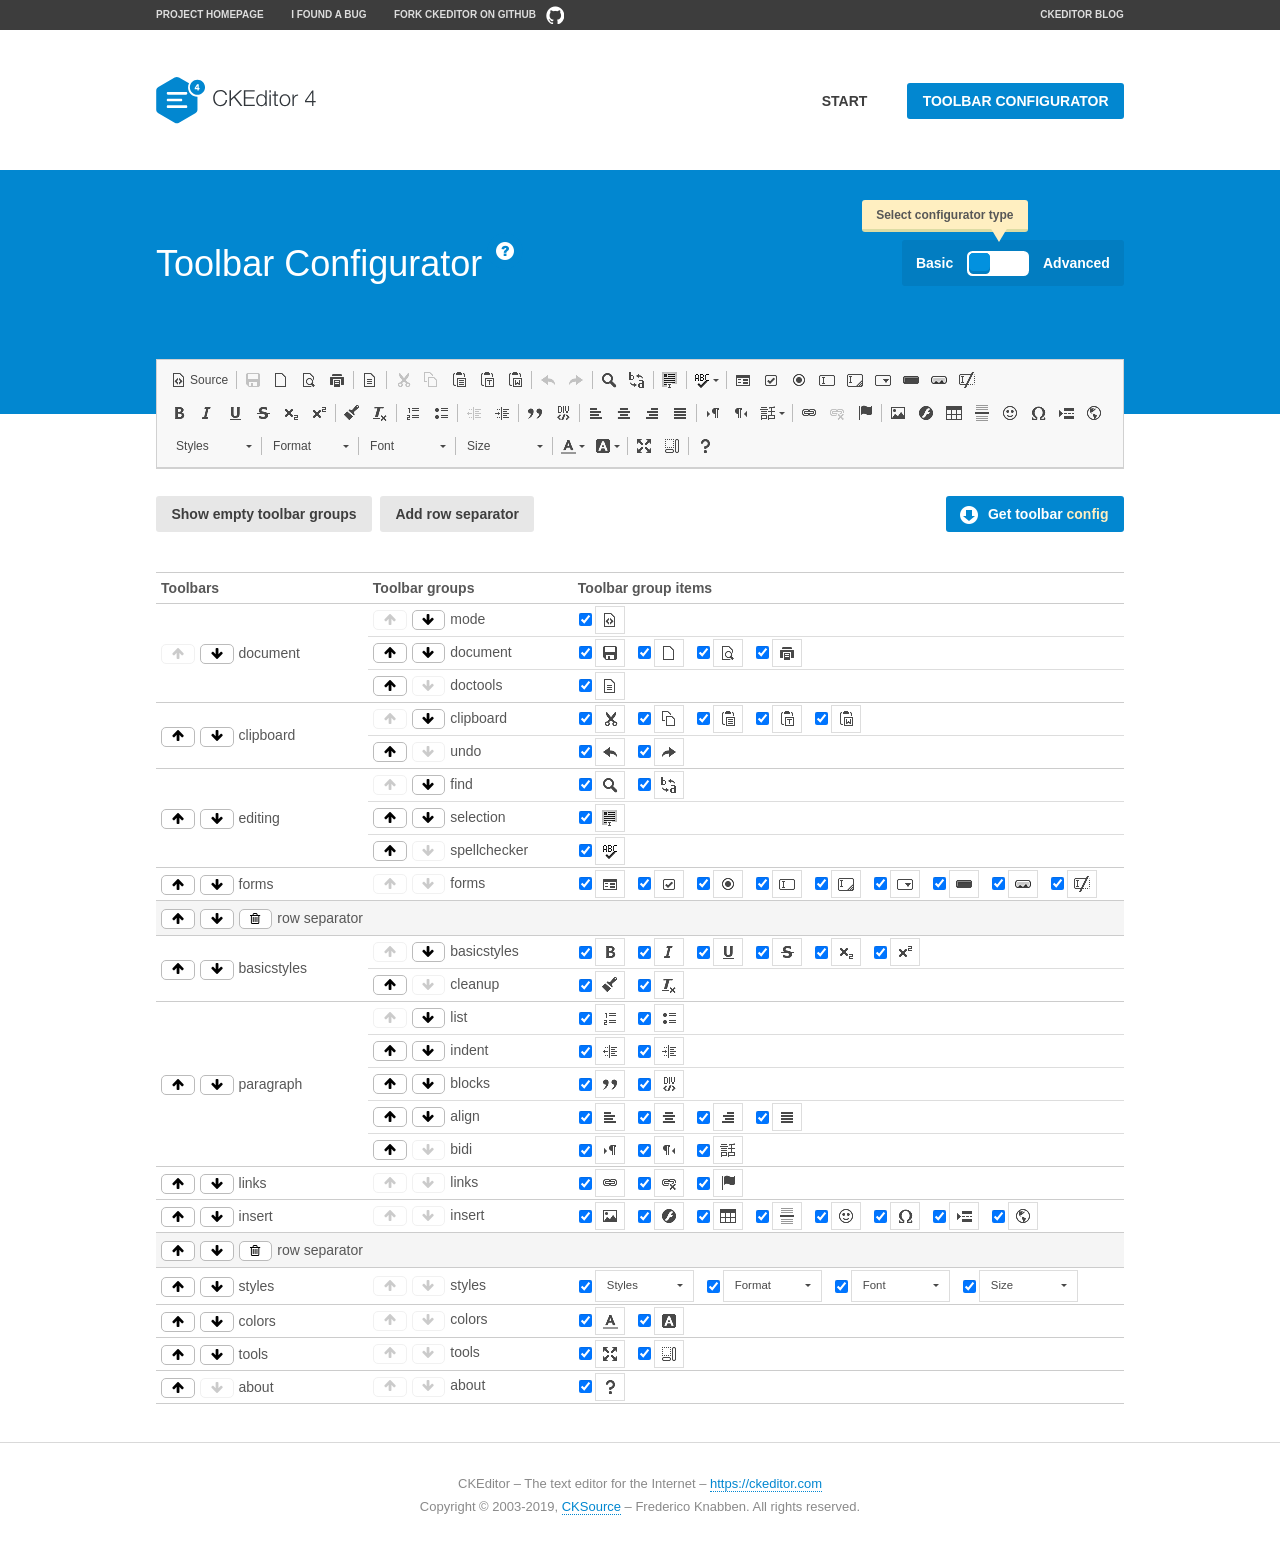
<file: form_admin/ckeditor/samples/toolbarconfigurator/index.html>
<!DOCTYPE html>
<!--
Copyright (c) 2003-2019, CKSource - Frederico Knabben. All rights reserved.
For licensing, see LICENSE.md or https://ckeditor.com/legal/ckeditor-oss-license
-->
<!--[if IE 8]><html class="ie8"><![endif]-->
<!--[if gt IE 8]><html><![endif]-->
<!--[if !IE]><!--><html lang="en"><!--<![endif]-->
<head>
	<meta charset="utf-8">
	<title>Toolbar Configurator</title>
	<script src="../../ckeditor.js"></script>
	<script>
		if ( CKEDITOR.env.ie && CKEDITOR.env.version < 9 )
			CKEDITOR.tools.enableHtml5Elements( document );
	</script>
	<link rel="stylesheet" href="lib/codemirror/codemirror.css">
	<link rel="stylesheet" href="lib/codemirror/show-hint.css">
	<link rel="stylesheet" href="lib/codemirror/neo.css">
	<link rel="stylesheet" href="css/fontello.css">
	<link rel="stylesheet" href="../css/samples.css">
	<meta name="description" content="Try the latest sample of CKEditor 4 and learn more about customizing your WYSIWYG editor with endless possibilities.">
</head>
<body id="toolbar">

<nav class="navigation-a">
	<div class="grid-container">
		<ul class="navigation-a-left grid-width-70">
			<li><a href="https://ckeditor.com/ckeditor-4/">Project Homepage</a></li>
			<li><a href="https://github.com/ckeditor/ckeditor4/issues">I found a bug</a></li>
			<li><a href="https://github.com/ckeditor/ckeditor4" class="icon-pos-right icon-navigation-a-github">Fork CKEditor on GitHub</a></li>
		</ul>
		<ul class="navigation-a-right grid-width-30">
			<li><a href="https://ckeditor.com/blog/">CKEditor Blog</a></li>
		</ul>
	</div>
</nav>

<header class="header-a">
	<div class="grid-container">
		<h1 class="header-a-logo grid-width-30">
			<a href="../index.html"><img src="../img/logo.svg" onerror="this.src='../img/logo.png'; this.onerror=null;" alt="CKEditor Logo"></a>
		</h1>
		<nav class="navigation-b grid-width-70">
			<ul>
				<li><a href="../index.html"  class="button-a">Start</a></li>
				<li><a href="index.html"  class="button-a button-a-background">Toolbar configurator</a></li>
			</ul>
		</nav>
	</div>
</header>

<main>
	<div class="adjoined-top">
		<div class="grid-container">
			<div class="content grid-width-100">
				<div class="grid-container-nested">
					<h1 class="grid-width-60">
						Toolbar Configurator
						<a href="#help-content" type="button" title="Configurator help" id="help" class="button-a button-a-background button-a-no-text icon-pos-left icon-question-mark">Help</a>
					</h1>

					<div class="grid-width-40 grid-switch-magic">
						<div class="switch">
							<span class="balloon-a balloon-a-se">Select configurator type</span>
							<input type="radio" name="radio" data-num="1" id="radio-basic" />
							<input type="radio" name="radio" data-num="2" id="radio-advanced" />
							<label data-for="1" for="radio-basic">Basic</label>
							<span class="switch-inner">
								<span class="handler"></span>
							</span>
							<label data-for="2" for="radio-advanced">Advanced</label>
						</div>
					</div>
				</div>
			</div>
		</div>
	</div>
	<div class="adjoined-bottom">
		<div class="grid-container">
			<div class="grid-width-100">
				<div class="editors-container">
					<div id="editor-basic"></div>
					<div id="editor-advanced"></div>
				</div>
			</div>
		</div>
	</div>

	<div class="grid-container configurator">
		<div class="content grid-width-100">
			<div class="configurator">
				<div>
					<div id="toolbarModifierWrapper"></div>
				</div>
			</div>
		</div>
	</div>

	<div id="help-content">
		<div class="grid-container">
			<div class="grid-width-100">
				<h2>What Am I Doing Here?</h2>

				<div class="grid-container grid-container-nested">
					<div class="basic">
						<div class="grid-width-50">
							<p>Arrange <a href="https://ckeditor.com/docs/ckeditor4/latest/api/CKEDITOR_config.html#cfg-toolbarGroups">toolbar groups</a>, toggle <a href="https://ckeditor.com/docs/ckeditor4/latest/api/CKEDITOR_config.html#cfg-removeButtons">button visibility</a> according to your needs and get your toolbar configuration.</p>
							<p>You can replace the content of the <a href="../../config.js"><code>config.js</code></a> file with the generated configuration. If you already set some configuration options you will need to merge both configurations.</p>
						</div>
						<div class="grid-width-50">
							<p>Read more about different ways of <a href="https://ckeditor.com/docs/ckeditor4/latest/guide/dev_configuration.html">setting configuration</a> and do not forget about <strong>clearing browser cache</strong>.</p>
							<p>Arranging toolbar groups is the recommended way of configuring the toolbar, but if you need more freedom you can use the <a href="#advanced">advanced configurator</a>.</p>
						</div>
					</div>
					<div class="advanced" style="display: none;">
						<div class="grid-width-50">
							<p>With this code editor you can edit your <a href="https://ckeditor.com/docs/ckeditor4/latest/api/CKEDITOR_config.html#cfg-toolbar">toolbar configuration</a> live.</p>
							<p>You can replace the content of the <a href="../../config.js"><code>config.js</code></a> file with the generated configuration. If you already set some configuration options you will need to merge both configurations.</p>
						</div>
						<div class="grid-width-50">
							<p>Read more about different ways of <a href="https://ckeditor.com/docs/ckeditor4/latest/guide/dev_configuration.html">setting configuration</a> and do not forget about <strong>clearing browser cache</strong>.</p>
						</div>
					</div>
				</div>

				<p class="grid-container grid-container-nested">
					<button type="button" class="help-content-close grid-width-100 button-a button-a-background">Got it. Let's play!</button>
				</p>
			</div>
		</div>
	</div>
</main>

<footer class="footer-a grid-container">
	<p class="grid-width-100">
		CKEditor &ndash; The text editor for the Internet &ndash; <a class="samples" href="https://ckeditor.com/">https://ckeditor.com</a>
	</p>
	<p class="grid-width-100" id="copy">
		Copyright &copy; 2003-2019, <a class="samples" href="https://cksource.com/">CKSource</a> &ndash; Frederico Knabben. All rights reserved.
	</p>
</footer>

<script src="lib/codemirror/codemirror.js"></script>
<script src="lib/codemirror/javascript.js"></script>
<script src="lib/codemirror/show-hint.js"></script>

<script src="js/fulltoolbareditor.js"></script>
<script src="js/abstracttoolbarmodifier.js"></script>
<script src="js/toolbarmodifier.js"></script>
<script src="js/toolbartextmodifier.js"></script>
<script src="../js/sf.js"></script>

<script>
	( function() {
		'use strict';

		var mode = ( window.location.hash.substr( 1 ) === 'advanced' ) ? 'advanced' : 'basic',
			configuratorSection = CKEDITOR.document.findOne( 'main > .grid-container.configurator' ),
			basicInstruction = CKEDITOR.document.findOne( '#help-content .basic' ),
			advancedInstruction = CKEDITOR.document.findOne( '#help-content .advanced' ),

			// Configurator mode switcher.
			modeSwitchBasic = CKEDITOR.document.getById( 'radio-basic' ),
			modeSwitchAdvanced = CKEDITOR.document.getById( 'radio-advanced' );

		// Initial setup
		function updateSwitcher() {
			if ( mode === 'advanced' ) {
				modeSwitchAdvanced.$.checked = true;
			} else {
				modeSwitchBasic.$.checked = true;
			}
		}

		updateSwitcher();

		CKEDITOR.document.getWindow().on( 'hashchange', function( e ) {
			var hash = window.location.hash.substr( 1 );
			if ( !( hash === 'advanced' || hash === 'basic' ) ) {
				return;
			}
			mode = hash;
			onToolbarsDone( mode );
		} );

		CKEDITOR.document.getWindow().on( 'resize', function() {
			updateToolbar( ( mode === 'basic' ? toolbarModifier : toolbarTextModifier )[ 'editorInstance' ] );
		} );

		function onRefresh( modifier ) {
			modifier = modifier || this;

			if ( mode === 'basic' && modifier instanceof ToolbarConfigurator.ToolbarTextModifier ) {
				return;
			}

			// CodeMirror container becomes visible, so we need to refresh and to avoid rendering problems.
			if ( mode === 'advanced' && modifier instanceof ToolbarConfigurator.ToolbarTextModifier ) {
				modifier.codeContainer.refresh();
			}

			updateToolbar( modifier.editorInstance );
		}

		function updateToolbar( editor ) {
			var editorContainer = editor.container;

			// Not always editor is loaded.
			if ( !editorContainer ) {
				return;
			}

			var displayStyle = editorContainer.getStyle( 'display' );

			editorContainer.setStyle( 'display', 'block' );

			var newHeight = editorContainer.getSize( 'height' );

			var newMarginTop = parseInt( editorContainer.getComputedStyle( 'margin-top' ), 10 );
			newMarginTop = ( isNaN( newMarginTop ) ? 0 : Number( newMarginTop ) );

			var newMarginBottom = parseInt( editorContainer.getComputedStyle( 'margin-bottom' ), 10 );
			newMarginBottom = ( isNaN( newMarginBottom ) ? 0 : Number( newMarginBottom ) );

			var result = newHeight + newMarginTop + newMarginBottom;

			editorContainer.setStyle( 'display', displayStyle );

			editor.container.getAscendant( 'div' ).setStyle( 'height', result + 'px' );
		}

		var toolbarModifier = new ToolbarConfigurator.ToolbarModifier( 'editor-basic' );

		var done = 0;
		toolbarModifier.init( onToolbarInit );
		toolbarModifier.onRefresh = onRefresh;

		CKEDITOR.document.getById( 'toolbarModifierWrapper' ).append( toolbarModifier.mainContainer );

		var toolbarTextModifier = new ToolbarConfigurator.ToolbarTextModifier( 'editor-advanced' );
		toolbarTextModifier.init( onToolbarInit );
		toolbarTextModifier.onRefresh = onRefresh;

		function onToolbarInit() {
			if ( ++done === 2 ) {
				onToolbarsDone();

				positionSticky.watch( CKEDITOR.document.findOne( '.toolbar' ), function() {
					return mode === 'advanced';
				} );
			}
		}

		function onToolbarsDone() {
			if ( mode === 'basic' ) {
				toggleModeBasic( false );
			} else {
				toggleModeAdvanced( false );
			}

			updateSwitcher();

			setTimeout( function() {
				CKEDITOR.document.findOne( '.editors-container' ).addClass( 'active' );
				CKEDITOR.document.findOne( '#toolbarModifierWrapper' ).addClass( 'active' );
			}, 200 );
		}

		CKEDITOR.document.getById( 'toolbarModifierWrapper' ).append( toolbarTextModifier.mainContainer );

		function toogleModeSwitch( onElement, offElement, onModifier, offModifier ) {
			onElement.addClass( 'fancy-button-active' );
			offElement.removeClass( 'fancy-button-active' );

			onModifier.showUI();
			offModifier.hideUI();
		}

		function toggleModeBasic( callOnRefresh ) {
			callOnRefresh = ( callOnRefresh !== false );
			mode = 'basic';
			window.location.hash = '#basic';
			toogleModeSwitch( modeSwitchBasic, modeSwitchAdvanced, toolbarModifier, toolbarTextModifier );

			configuratorSection.removeClass( 'freed-width' );
			basicInstruction.show();
			advancedInstruction.hide();

			callOnRefresh && onRefresh( toolbarModifier );
		}

		function toggleModeAdvanced( callOnRefresh ) {
			callOnRefresh = ( callOnRefresh !== false );
			mode = 'advanced';
			window.location.hash = '#advanced';
			toogleModeSwitch( modeSwitchAdvanced, modeSwitchBasic, toolbarTextModifier, toolbarModifier );

			configuratorSection.addClass( 'freed-width' );
			advancedInstruction.show();
			basicInstruction.hide();

			callOnRefresh && onRefresh( toolbarTextModifier );
		}

		modeSwitchBasic.on( 'click', toggleModeBasic );
		modeSwitchAdvanced.on( 'click', toggleModeAdvanced );

		//
		// Position:sticky for the toolbar.
		//

		// Will make elements behave like they were styled with position:sticky.
		var positionSticky = {
			// Store object: {
			// 		element: CKEDITOR.dom.element, // Element which will float.
			// 		placeholder: CKEDITOR.dom.element, // Placeholder which is place to prevent page bounce.
			// 		isFixed: boolean // Whether element float now.
			// }
			watched: [],

			active: [],

			staticContainer: null,

			init: function() {
				var element = CKEDITOR.dom.element.createFromHtml(
					'<div class="staticContainer">' +
						'<div class="grid-container" >' +
							'<div class="grid-width-100">' +
								'<div class="inner"></div>' +
							'</div>' +
						'</div>' +
					'</div>' );

				this.staticContainer = element.findOne( '.inner' );

				CKEDITOR.document.getBody().append( element );
			},

			watch: function( element, preventFunc ) {
				this.watched.push( {
					element: element,
					placeholder: new CKEDITOR.dom.element( 'div' ),
					isFixed: false,
					preventFunc: preventFunc
				} );
			},

			checkAll: function() {
				for ( var i = 0; i < this.watched.length; i++ ) {
					this.check( this.watched[ i ] );
				}
			},

			check: function( element ) {
				var isFixed = element.isFixed;
				var shouldBeFixed = this.shouldBeFixed( element );

				// Nothing to be done.
				if ( isFixed === shouldBeFixed ) {
					return;
				}

				var placeholder = element.placeholder;

				if ( isFixed ) {
					// Unfixing.

					element.element.insertBefore( placeholder );
					placeholder.remove();

					element.element.removeStyle( 'margin' );

					this.active.splice( CKEDITOR.tools.indexOf( this.active, element ), 1 );

				} else {
					// Fixing.
					placeholder.setStyle( 'width', element.element.getSize( 'width' ) + 'px' );
					placeholder.setStyle( 'height', element.element.getSize( 'height' ) + 'px' );
					placeholder.setStyle( 'margin-bottom', element.element.getComputedStyle( 'margin-bottom' ) );
					placeholder.setStyle( 'display', element.element.getComputedStyle( 'display' ) );
					placeholder.insertAfter( element.element );

					this.staticContainer.append( element.element );

					this.active.push( element );
				}

				element.isFixed = !element.isFixed;
			},

			shouldBeFixed: function( element ) {
				if ( element.preventFunc && element.preventFunc() ) {
					return false;
				}

				// If element is already fixed we are checking it's placeholder.
				var related = ( element.isFixed ? element.placeholder : element.element ),
					clientRect = related.$.getBoundingClientRect(),
					staticHeight = this.staticContainer.getSize('height' ),
					elemHeight = element.element.getSize( 'height' );

				if ( element.isFixed ) {
					return ( clientRect.top + elemHeight < staticHeight );
				} else {
					return ( clientRect.top < staticHeight );
				}
			}
		};

		positionSticky.init();

		CKEDITOR.document.getWindow().on( 'scroll',
			new CKEDITOR.tools.eventsBuffer( 100, positionSticky.checkAll, positionSticky ).input
		);

		// Make the toolbar sticky.
		positionSticky.watch( CKEDITOR.document.findOne( '.editors-container' ) );

		// Help button and help-content.
		( function() {
			var helpButton = CKEDITOR.document.getById( 'help' ),
				helpContent = CKEDITOR.document.getById( 'help-content' );

			// Don't show help button on IE8 because it's unsupported by Pico Modal.
			if ( CKEDITOR.env.ie && CKEDITOR.env.version == 8 ) {
				helpButton.hide();
			} else {
				// Display help modal when the button is clicked.
				helpButton.on( 'click', function( evt ) {
					SF.modal( {
						// Clone modal content from DOM.
						content: helpContent.getHtml(),

						afterCreate: function( modal ) {
							// Enable modal content button to close the modal.
							new CKEDITOR.dom.element( modal.modalElem() ).findOne( '.help-content-close' ).once( 'click', modal.close );
						}
					} ).show();
				} );
			}
		} )();
	} )();
</script>
</body>
</html>
</file>
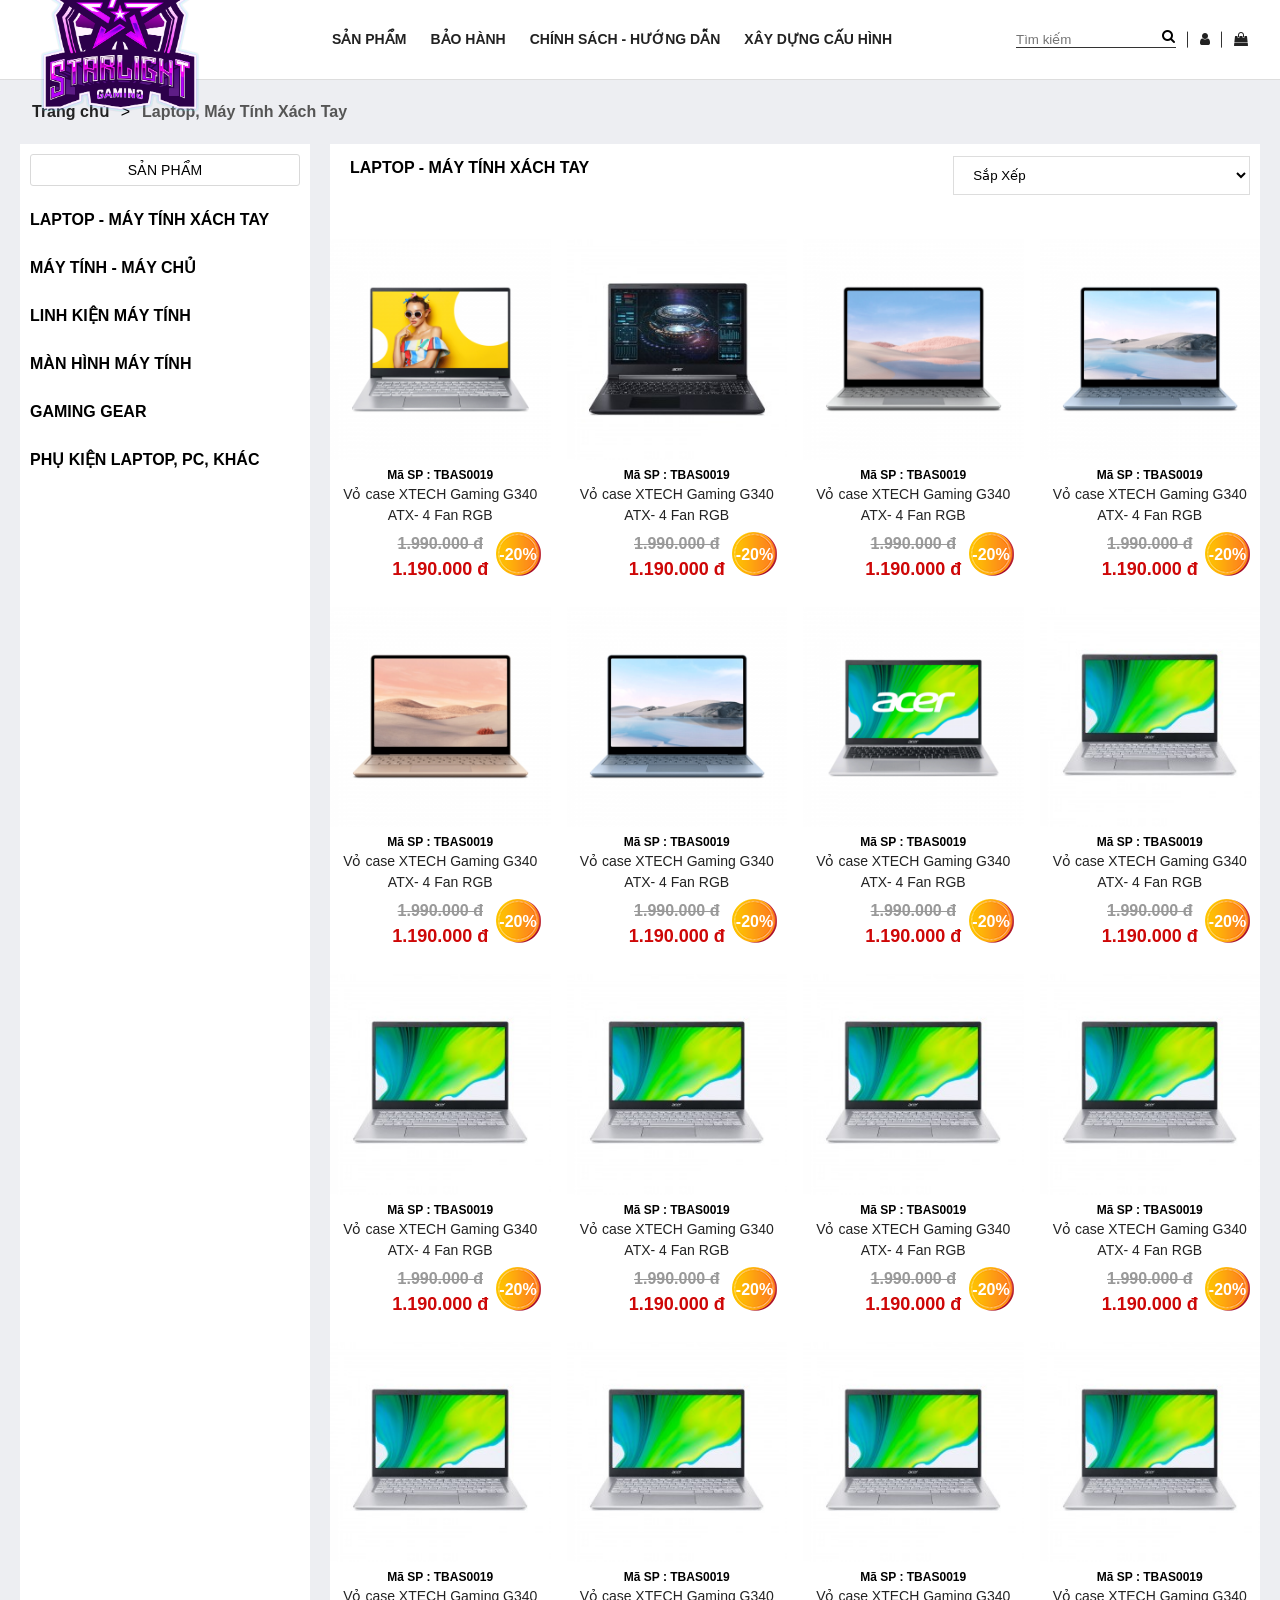
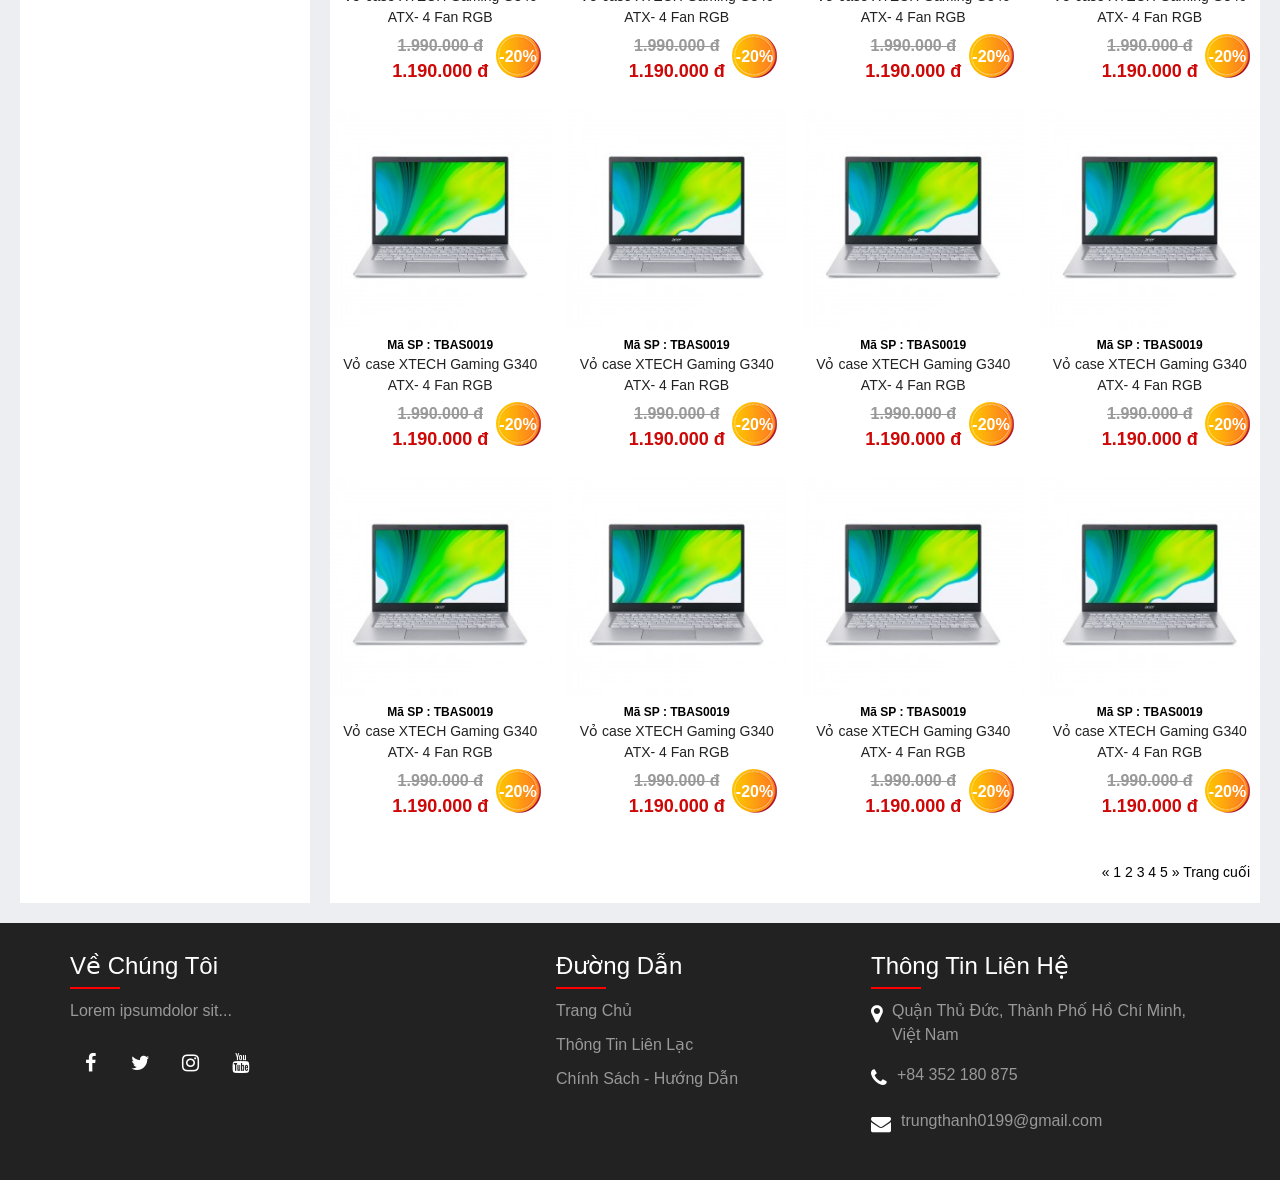
<file: Front-end/category.html>
<!DOCTYPE html>
<html lang="en">
<head>
    <meta charset="UTF-8">
    <meta http-equiv="X-UA-Compatible" content="IE=edge">
    <meta name="viewport" content="width=device-width, initial-scale=1.0">
    <title>Document</title>
    <link rel="stylesheet" href="https://cdnjs.cloudflare.com/ajax/libs/font-awesome/4.7.0/css/font-awesome.min.css">
    <link rel="stylesheet" href="style.css">
</head>
<body>
    <!----------Menu-------->
    <header>
        <div class="logo">
            <a href="index.html"><img src="images/logo.png" alt="" class="imageChange"></a>
        </div>
        <div class="menu">
            <li><a href="">SẢN PHẨM</a>
                <ul class="sub-menu">
                    <li><i class="fa fa-laptop"></i><a href="">Laptop, Máy Tính Xách Tay</a></li>
                    <li><i class="fa fa-desktop"></i><a href="">Máy Tính, Máy Chủ</a></li>
                    <li><i class="fa fa-microchip"></i><a href="">Linh Kiện Máy Tính</a></li>
                    <li><i class="fa fa-television"></i><a href="">Màn Hình Máy Tính</a></li>
                    <li><i class="fa fa-headphones"></i><a href="">Gaming Gear</a></li>
                    <li><i class="fa fa-usb"></i><a href="">Phụ Kiện Laptop, PC, Khác</a></li>
                </ul>
            
            </li>
            <li><a href="">BẢO HÀNH</a></li>
            <li><a href="">CHÍNH SÁCH - HƯỚNG DẪN</a></li>
            <li><a href="">XÂY DỰNG CẤU HÌNH</a></li>       
        </div>
        <div class="others">
            <li><input placeholder="Tìm kiếm" type="text"> <i class="fa fa-search"></i></li>
            <li><a class="fa fa-user" href=""></a></li>
            <li><a class="fa fa-shopping-bag" href=""></a></li>
        </div>
    </header>
    <!----end-menu----------->

    <!-----content----->
    <section class="category">
        <div class="containers">
            <div class="category-top row">
                <p><a href="index.html">Trang chủ</a></p><span>&#62;</span><p>Laptop, Máy Tính Xách Tay</p>
            </div>
        </div>
        <div class="containers">
            <div class="row">
                <div class="category-left">
                    <span class="title">SẢN PHẨM</span>
                    <ul>
                        <li class="category-left-li"><a href="#">LAPTOP - MÁY TÍNH XÁCH TAY</a>
                            <ul>
                                <li><a href="">Laptop Acer</a></li>
                                <li><a href="">Laptop Asus</a></li>
                                <li><a href="">Laptop Dell</a></li>
                                <li><a href="">Laptop Lenovo</a></li>
                                <li><a href="">Laptop Acer</a></li>
                                <li><a href="">Laptop MSI</a></li>
                                <li><a href="">Macbook</a></li>
                            </ul>
                        </li>
                    </ul>
                    <ul>
                        <li class="category-left-li"><a href="#">MÁY TÍNH - MÁY CHỦ</a>
                            <ul>
                                <li><a href="">Máy tính văn phòng</a></li>
                                <li><a href="">Máy tính đồng bộ</a></li>
                                <li><a href="">Máy tính All-in-one</a></li>
                                <li><a href="">Máy chủ</a></li>
                            </ul>
                        </li>
                    </ul>
                    <ul>
                        <li class="category-left-li"><a href="#">LINH KIỆN MÁY TÍNH</a>
                            <ul>
                                <li><a href="">CPU - Bộ vi xử lý</a></li>
                                <li><a href="">VGA - Card màn hình</a></li>
                                <li><a href="">PSU - Nguồn máy tính</a></li>
                                <li><a href="">MAINBOARD -  Bo mạch chủ</a></li>
                                <li><a href="">RAM - Bộ nhớ trong</a></li>
                                <li><a href="">SSD - Ổ cứng thể rắn</a></li>
                                <li><a href="">HDD - Ổ cứng</a></li>
                                <li><a href="">CASE - Vỏ máy tính</a></li>
                                <li><a href="">Bàn phím - Chuột</a></li>
                            </ul>
                        </li>
                    </ul>
                    <ul>
                        <li class="category-left-li"><a href="#">MÀN HÌNH MÁY TÍNH</a>
                            <ul>
                                <li><a href="">Màn hình Acer</a></li>
                                <li><a href="">Màn hình Asus</a></li>
                                <li><a href="">Màn hình Dell</a></li>
                                <li><a href="">Màn hình Lenovo</a></li>
                                <li><a href="">Màn hình HP</a></li>
                                <li><a href="">Màn hình LG</a></li>
                                <li><a href="">Màn hình Samsung</a></li>
                            </ul>
                        </li>
                    </ul>
                    <ul>
                        <li class="category-left-li"><a href="#">GAMING GEAR</a>
                            <ul>
                                <li><a href="">Bàn phím</a></li>
                                <li><a href="">Chuột</a></li>
                                <li><a href="">Tai nghe</a></li>
                                <li><a href="">Ghế Gaming</a></li>
                                <li><a href="">Bàn Gaminh</a></li>
                                <li><a href="">Tay cầm</a></li>
                                <li><a href="">Loa Gaming</a></li>
                            </ul>
                        </li>
                    </ul>
                    <ul>
                        <li class="category-left-li"><a href="#">PHỤ KIỆN LAPTOP, PC, KHÁC</a>
                            <ul>
                                <li><a href="">Linh kiện Laptop</a></li>
                                <li><a href="">Phụ kiện Laptop</a></li>
                                <li><a href="">Dây cáp các loại</a></li>
                                <li><a href="">Bộ chia tín hiệu</a></li>
                                <li><a href="">Thiệt bị chuyển đổi</a></li>
                            </ul>
                        </li>
                    </ul>
                </div>
                <div class="category-right row">
                    <div class="category-right-top-item">
                        <p>LAPTOP - MÁY TÍNH XÁCH TAY</p>
                    </div>
                    <div class="category-right-top-item">
                        <select name="" id="">
                            <option value="">Sắp Xếp</option>
                            <option value="">Giá cao đến thấp</option>
                            <option value="">Giá thấp đến cao</option>
                        </select>
                    </div>
                    <div class="category-right-content row">
                        <div class="category-right-content-item">
                            <img src="images/img20.png" alt="">
                            <h1 class="p-sku" style="font-size: 12px;">Mã SP : TBAS0019</h1>
                            <a href="" class="p-name">Vỏ case XTECH Gaming G340 ATX- 4 Fan RGB</a>
                            <div class="price-container">
                                <del class="p-old-price"> 1.990.000 đ </del>
                                <span class="p-discount"> -20% </span>
                                <span class="p-price"> 1.190.000 đ </span>
                            </div>
                        </div>
                        <div class="category-right-content-item">
                            <img src="images/img21.jpg" alt="">
                            <h1 class="p-sku" style="font-size: 12px;">Mã SP : TBAS0019</h1>
                            <a href="" class="p-name">Vỏ case XTECH Gaming G340 ATX- 4 Fan RGB</a>
                            <div class="price-container">
                                <del class="p-old-price"> 1.990.000 đ </del>
                                <span class="p-discount"> -20% </span>
                                <span class="p-price"> 1.190.000 đ </span>
                            </div>
                        </div>
                        <div class="category-right-content-item">
                            <img src="images/img22.png" alt="">
                            <h1 class="p-sku" style="font-size: 12px;">Mã SP : TBAS0019</h1>
                            <a href="" class="p-name">Vỏ case XTECH Gaming G340 ATX- 4 Fan RGB</a>
                            <div class="price-container">
                                <del class="p-old-price"> 1.990.000 đ </del>
                                <span class="p-discount"> -20% </span>
                                <span class="p-price"> 1.190.000 đ </span>
                            </div>
                        </div>
                        <div class="category-right-content-item">
                            <img src="images/img23.png" alt="">
                            <h1 class="p-sku" style="font-size: 12px;">Mã SP : TBAS0019</h1>
                            <a href="" class="p-name">Vỏ case XTECH Gaming G340 ATX- 4 Fan RGB</a>
                            <div class="price-container">
                                <del class="p-old-price"> 1.990.000 đ </del>
                                <span class="p-discount"> -20% </span>
                                <span class="p-price"> 1.190.000 đ </span>
                            </div>
                        </div>
                        <div class="category-right-content-item">
                            <img src="images/img24.png" alt="">
                            <h1 class="p-sku" style="font-size: 12px;">Mã SP : TBAS0019</h1>
                            <a href="" class="p-name">Vỏ case XTECH Gaming G340 ATX- 4 Fan RGB</a>
                            <div class="price-container">
                                <del class="p-old-price"> 1.990.000 đ </del>
                                <span class="p-discount"> -20% </span>
                                <span class="p-price"> 1.190.000 đ </span>
                            </div>
                        </div>
                        <div class="category-right-content-item">
                            <img src="images/img25.png" alt="">
                            <h1 class="p-sku" style="font-size: 12px;">Mã SP : TBAS0019</h1>
                            <a href="" class="p-name">Vỏ case XTECH Gaming G340 ATX- 4 Fan RGB</a>
                            <div class="price-container">
                                <del class="p-old-price"> 1.990.000 đ </del>
                                <span class="p-discount"> -20% </span>
                                <span class="p-price"> 1.190.000 đ </span>
                            </div>
                        </div>
                        <div class="category-right-content-item">
                            <img src="images/img26.png" alt="">
                            <h1 class="p-sku" style="font-size: 12px;">Mã SP : TBAS0019</h1>
                            <a href="" class="p-name">Vỏ case XTECH Gaming G340 ATX- 4 Fan RGB</a>
                            <div class="price-container">
                                <del class="p-old-price"> 1.990.000 đ </del>
                                <span class="p-discount"> -20% </span>
                                <span class="p-price"> 1.190.000 đ </span>
                            </div>
                        </div>
                        <div class="category-right-content-item">
                            <img src="images/img27.jpg" alt="">
                            <h1 class="p-sku" style="font-size: 12px;">Mã SP : TBAS0019</h1>
                            <a href="" class="p-name">Vỏ case XTECH Gaming G340 ATX- 4 Fan RGB</a>
                            <div class="price-container">
                                <del class="p-old-price"> 1.990.000 đ </del>
                                <span class="p-discount"> -20% </span>
                                <span class="p-price"> 1.190.000 đ </span>
                            </div>
                        </div>
                        <div class="category-right-content-item">
                            <img src="images/img27.jpg" alt="">
                            <h1 class="p-sku" style="font-size: 12px;">Mã SP : TBAS0019</h1>
                            <a href="" class="p-name">Vỏ case XTECH Gaming G340 ATX- 4 Fan RGB</a>
                            <div class="price-container">
                                <del class="p-old-price"> 1.990.000 đ </del>
                                <span class="p-discount"> -20% </span>
                                <span class="p-price"> 1.190.000 đ </span>
                            </div>
                        </div>
                        <div class="category-right-content-item">
                            <img src="images/img27.jpg" alt="">
                            <h1 class="p-sku" style="font-size: 12px;">Mã SP : TBAS0019</h1>
                            <a href="" class="p-name">Vỏ case XTECH Gaming G340 ATX- 4 Fan RGB</a>
                            <div class="price-container">
                                <del class="p-old-price"> 1.990.000 đ </del>
                                <span class="p-discount"> -20% </span>
                                <span class="p-price"> 1.190.000 đ </span>
                            </div>
                        </div>
                        <div class="category-right-content-item">
                            <img src="images/img27.jpg" alt="">
                            <h1 class="p-sku" style="font-size: 12px;">Mã SP : TBAS0019</h1>
                            <a href="" class="p-name">Vỏ case XTECH Gaming G340 ATX- 4 Fan RGB</a>
                            <div class="price-container">
                                <del class="p-old-price"> 1.990.000 đ </del>
                                <span class="p-discount"> -20% </span>
                                <span class="p-price"> 1.190.000 đ </span>
                            </div>
                        </div>
                        <div class="category-right-content-item">
                            <img src="images/img27.jpg" alt="">
                            <h1 class="p-sku" style="font-size: 12px;">Mã SP : TBAS0019</h1>
                            <a href="" class="p-name">Vỏ case XTECH Gaming G340 ATX- 4 Fan RGB</a>
                            <div class="price-container">
                                <del class="p-old-price"> 1.990.000 đ </del>
                                <span class="p-discount"> -20% </span>
                                <span class="p-price"> 1.190.000 đ </span>
                            </div>
                        </div>
                        <div class="category-right-content-item">
                            <img src="images/img27.jpg" alt="">
                            <h1 class="p-sku" style="font-size: 12px;">Mã SP : TBAS0019</h1>
                            <a href="" class="p-name">Vỏ case XTECH Gaming G340 ATX- 4 Fan RGB</a>
                            <div class="price-container">
                                <del class="p-old-price"> 1.990.000 đ </del>
                                <span class="p-discount"> -20% </span>
                                <span class="p-price"> 1.190.000 đ </span>
                            </div>
                        </div>
                        <div class="category-right-content-item">
                            <img src="images/img27.jpg" alt="">
                            <h1 class="p-sku" style="font-size: 12px;">Mã SP : TBAS0019</h1>
                            <a href="" class="p-name">Vỏ case XTECH Gaming G340 ATX- 4 Fan RGB</a>
                            <div class="price-container">
                                <del class="p-old-price"> 1.990.000 đ </del>
                                <span class="p-discount"> -20% </span>
                                <span class="p-price"> 1.190.000 đ </span>
                            </div>
                        </div>
                        <div class="category-right-content-item">
                            <img src="images/img27.jpg" alt="">
                            <h1 class="p-sku" style="font-size: 12px;">Mã SP : TBAS0019</h1>
                            <a href="" class="p-name">Vỏ case XTECH Gaming G340 ATX- 4 Fan RGB</a>
                            <div class="price-container">
                                <del class="p-old-price"> 1.990.000 đ </del>
                                <span class="p-discount"> -20% </span>
                                <span class="p-price"> 1.190.000 đ </span>
                            </div>
                        </div>
                        <div class="category-right-content-item">
                            <img src="images/img27.jpg" alt="">
                            <h1 class="p-sku" style="font-size: 12px;">Mã SP : TBAS0019</h1>
                            <a href="" class="p-name">Vỏ case XTECH Gaming G340 ATX- 4 Fan RGB</a>
                            <div class="price-container">
                                <del class="p-old-price"> 1.990.000 đ </del>
                                <span class="p-discount"> -20% </span>
                                <span class="p-price"> 1.190.000 đ </span>
                            </div>
                        </div>
                        <div class="category-right-content-item">
                            <img src="images/img27.jpg" alt="">
                            <h1 class="p-sku" style="font-size: 12px;">Mã SP : TBAS0019</h1>
                            <a href="" class="p-name">Vỏ case XTECH Gaming G340 ATX- 4 Fan RGB</a>
                            <div class="price-container">
                                <del class="p-old-price"> 1.990.000 đ </del>
                                <span class="p-discount"> -20% </span>
                                <span class="p-price"> 1.190.000 đ </span>
                            </div>
                        </div>
                        <div class="category-right-content-item">
                            <img src="images/img27.jpg" alt="">
                            <h1 class="p-sku" style="font-size: 12px;">Mã SP : TBAS0019</h1>
                            <a href="" class="p-name">Vỏ case XTECH Gaming G340 ATX- 4 Fan RGB</a>
                            <div class="price-container">
                                <del class="p-old-price"> 1.990.000 đ </del>
                                <span class="p-discount"> -20% </span>
                                <span class="p-price"> 1.190.000 đ </span>
                            </div>
                        </div>
                        <div class="category-right-content-item">
                            <img src="images/img27.jpg" alt="">
                            <h1 class="p-sku" style="font-size: 12px;">Mã SP : TBAS0019</h1>
                            <a href="" class="p-name">Vỏ case XTECH Gaming G340 ATX- 4 Fan RGB</a>
                            <div class="price-container">
                                <del class="p-old-price"> 1.990.000 đ </del>
                                <span class="p-discount"> -20% </span>
                                <span class="p-price"> 1.190.000 đ </span>
                            </div>
                        </div>
                        <div class="category-right-content-item">
                            <img src="images/img27.jpg" alt="">
                            <h1 class="p-sku" style="font-size: 12px;">Mã SP : TBAS0019</h1>
                            <a href="" class="p-name">Vỏ case XTECH Gaming G340 ATX- 4 Fan RGB</a>
                            <div class="price-container">
                                <del class="p-old-price"> 1.990.000 đ </del>
                                <span class="p-discount"> -20% </span>
                                <span class="p-price"> 1.190.000 đ </span>
                            </div>
                        </div>
                        <div class="category-right-content-item">
                            <img src="images/img27.jpg" alt="">
                            <h1 class="p-sku" style="font-size: 12px;">Mã SP : TBAS0019</h1>
                            <a href="" class="p-name">Vỏ case XTECH Gaming G340 ATX- 4 Fan RGB</a>
                            <div class="price-container">
                                <del class="p-old-price"> 1.990.000 đ </del>
                                <span class="p-discount"> -20% </span>
                                <span class="p-price"> 1.190.000 đ </span>
                            </div>
                        </div>
                        <div class="category-right-content-item">
                            <img src="images/img27.jpg" alt="">
                            <h1 class="p-sku" style="font-size: 12px;">Mã SP : TBAS0019</h1>
                            <a href="" class="p-name">Vỏ case XTECH Gaming G340 ATX- 4 Fan RGB</a>
                            <div class="price-container">
                                <del class="p-old-price"> 1.990.000 đ </del>
                                <span class="p-discount"> -20% </span>
                                <span class="p-price"> 1.190.000 đ </span>
                            </div>
                        </div>
                        <div class="category-right-content-item">
                            <img src="images/img27.jpg" alt="">
                            <h1 class="p-sku" style="font-size: 12px;">Mã SP : TBAS0019</h1>
                            <a href="" class="p-name">Vỏ case XTECH Gaming G340 ATX- 4 Fan RGB</a>
                            <div class="price-container">
                                <del class="p-old-price"> 1.990.000 đ </del>
                                <span class="p-discount"> -20% </span>
                                <span class="p-price"> 1.190.000 đ </span>
                            </div>
                        </div>
                        <div class="category-right-content-item">
                            <img src="images/img27.jpg" alt="">
                            <h1 class="p-sku" style="font-size: 12px;">Mã SP : TBAS0019</h1>
                            <a href="" class="p-name">Vỏ case XTECH Gaming G340 ATX- 4 Fan RGB</a>
                            <div class="price-container">
                                <del class="p-old-price"> 1.990.000 đ </del>
                                <span class="p-discount"> -20% </span>
                                <span class="p-price"> 1.190.000 đ </span>
                            </div>
                        </div>
                        <div class="category-right-bottom">
                            <div class="category-right-bottom-items">
                                <p><span>&#171;</span> 1 2 3 4 5 <span>&#187;</span> Trang cuối </p>
                            </div>
                        </div>
                    </div>
                </div>
            </div>
        </div>
    </section>
    <!-------------end-content----------->
    
    <!------------Footer------------------>
    <footer>
        <div class="containers">
            <div class="noi-dung about">
                <h2>Về Chúng Tôi</h2>
                <p>Lorem ipsumdolor sit...</p>
                <ul class="social-icon">
                    <li><a href=""><i class="fa fa-facebook"></i></a></li>
                    <li><a href=""><i class="fa fa-twitter"></i></a></li>
                    <li><a href=""><i class="fa fa-instagram"></i></a></li>
                    <li><a href=""><i class="fa fa-youtube"></i></a></li>
                </ul>
            </div>
            <div class="noi-dung links">
                <h2>Đường Dẫn</h2>
                <ul>
                    <li><a href="#">Trang Chủ</a></li>
                    <li><a href="#">Thông Tin Liên Lạc</a></li>
                    <li><a href="#">Chính Sách - Hướng Dẫn</a></li>
                </ul>
            </div>
            <div class="noi-dung contact">
                <h2>Thông Tin Liên Hệ</h2>
                <ul class="info">
                    <li>
                        <span><i class="fa fa-map-marker"></i></span>
                        <span>
                            Quận Thủ Đức, Thành Phố Hồ Chí Minh, <br>
                            Việt Nam <br />
                        </span>
                    </li>
                    <li>
                        <span><i class="fa fa-phone"></i></span>
                        <p><a href="#">+84 352 180 875</a>
                    </li>
                    <li>
                        <span><i class="fa fa-envelope"></i></span>
                        <p><a href="#">trungthanh0199@gmail.com</a></p>
                   </li>
                </ul>
            </div>
        </div>
    </footer>
    <!---------end--- footer-->
</body>
<script>
    const itemsliderbar = document.querySelectorAll(".category-left-li")
    itemsliderbar.forEach(function(menu,index){
        menu.addEventListener("click",function(){
            menu.classList.toggle("block")
        })
    })
</script>
</html>
</file>
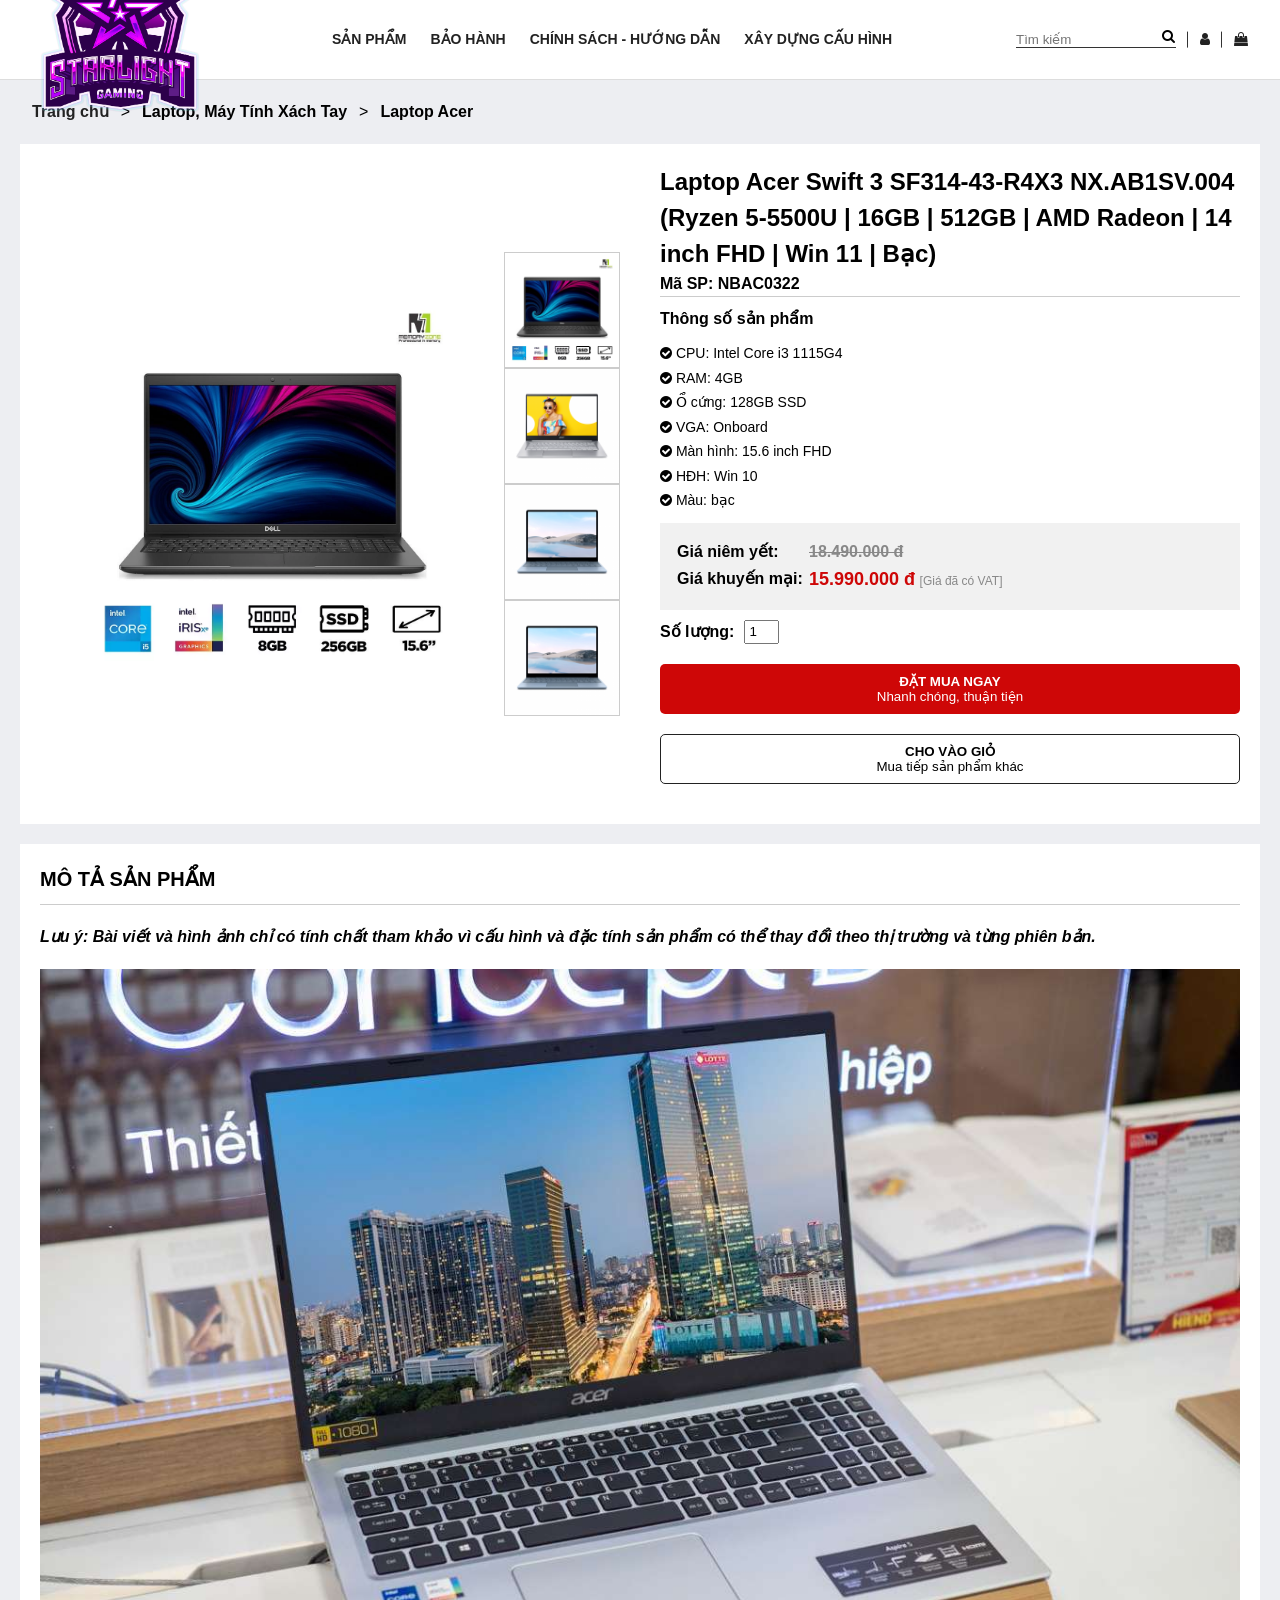
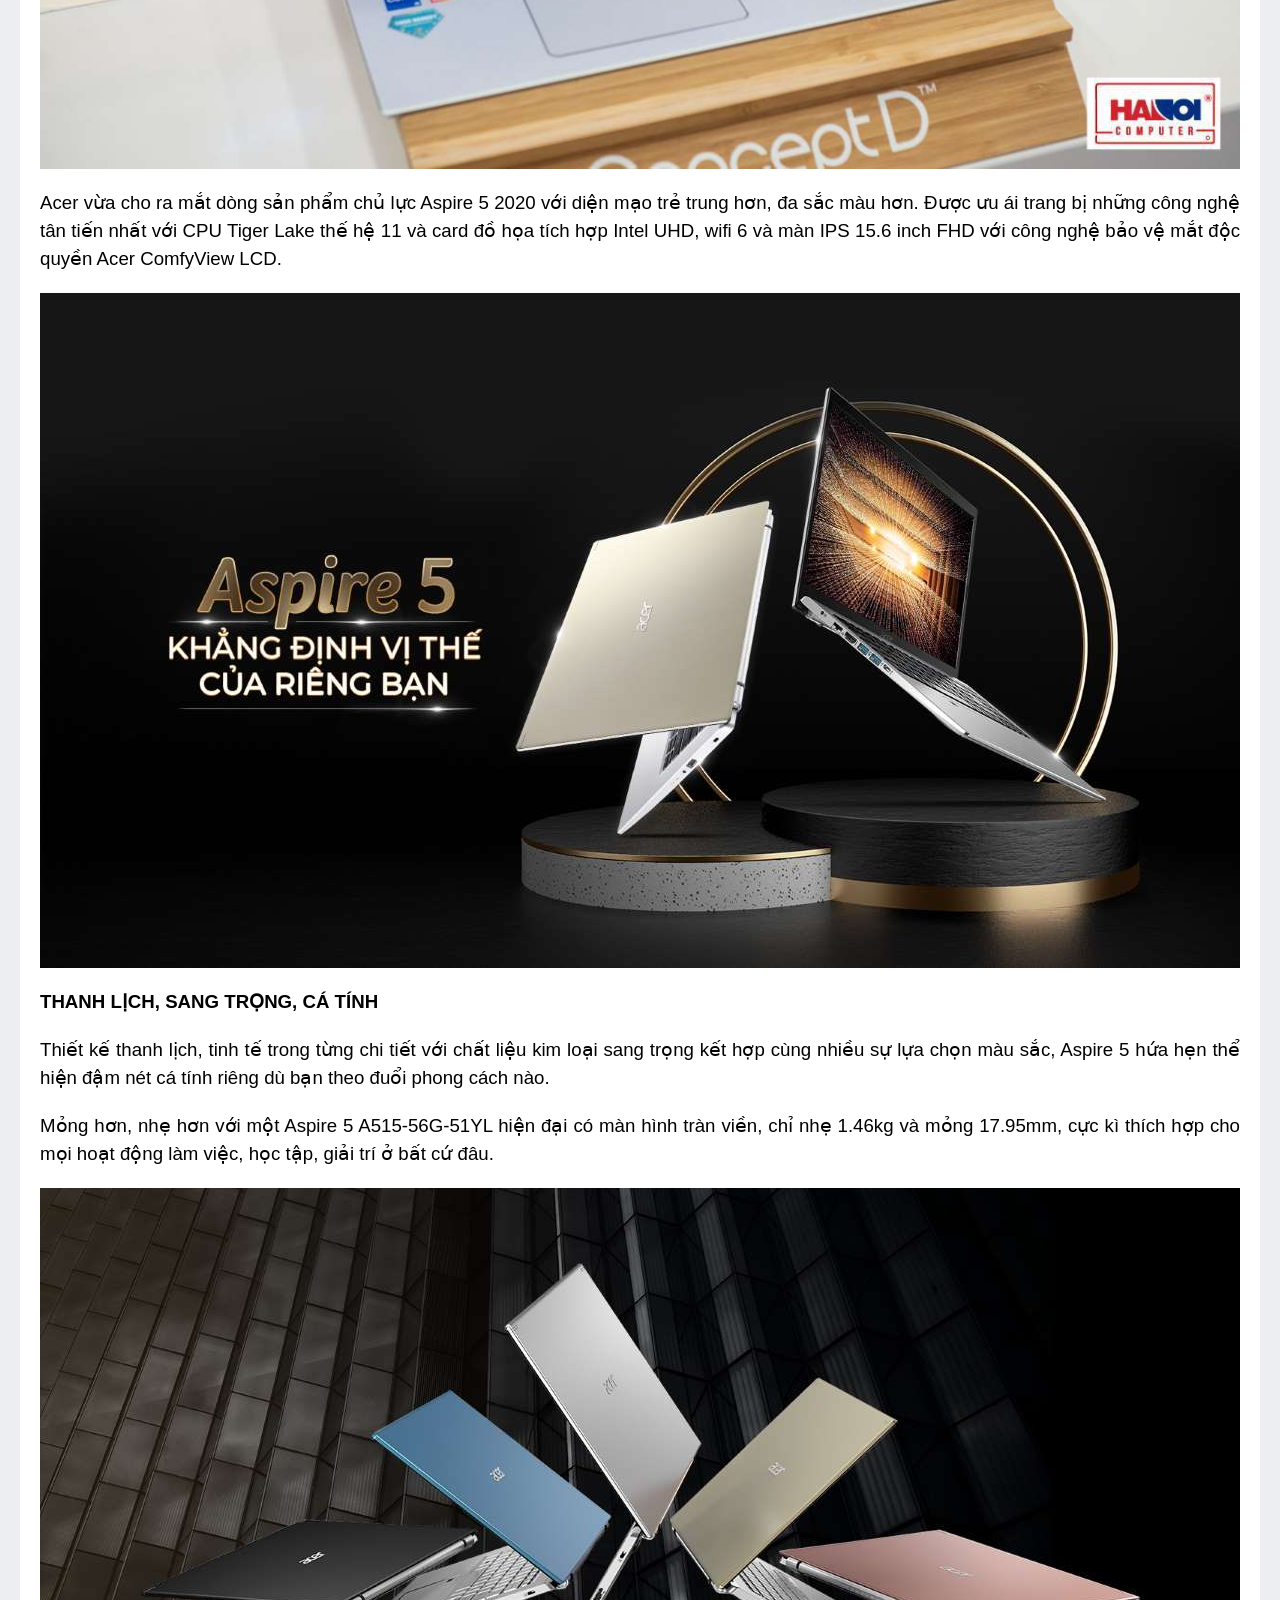
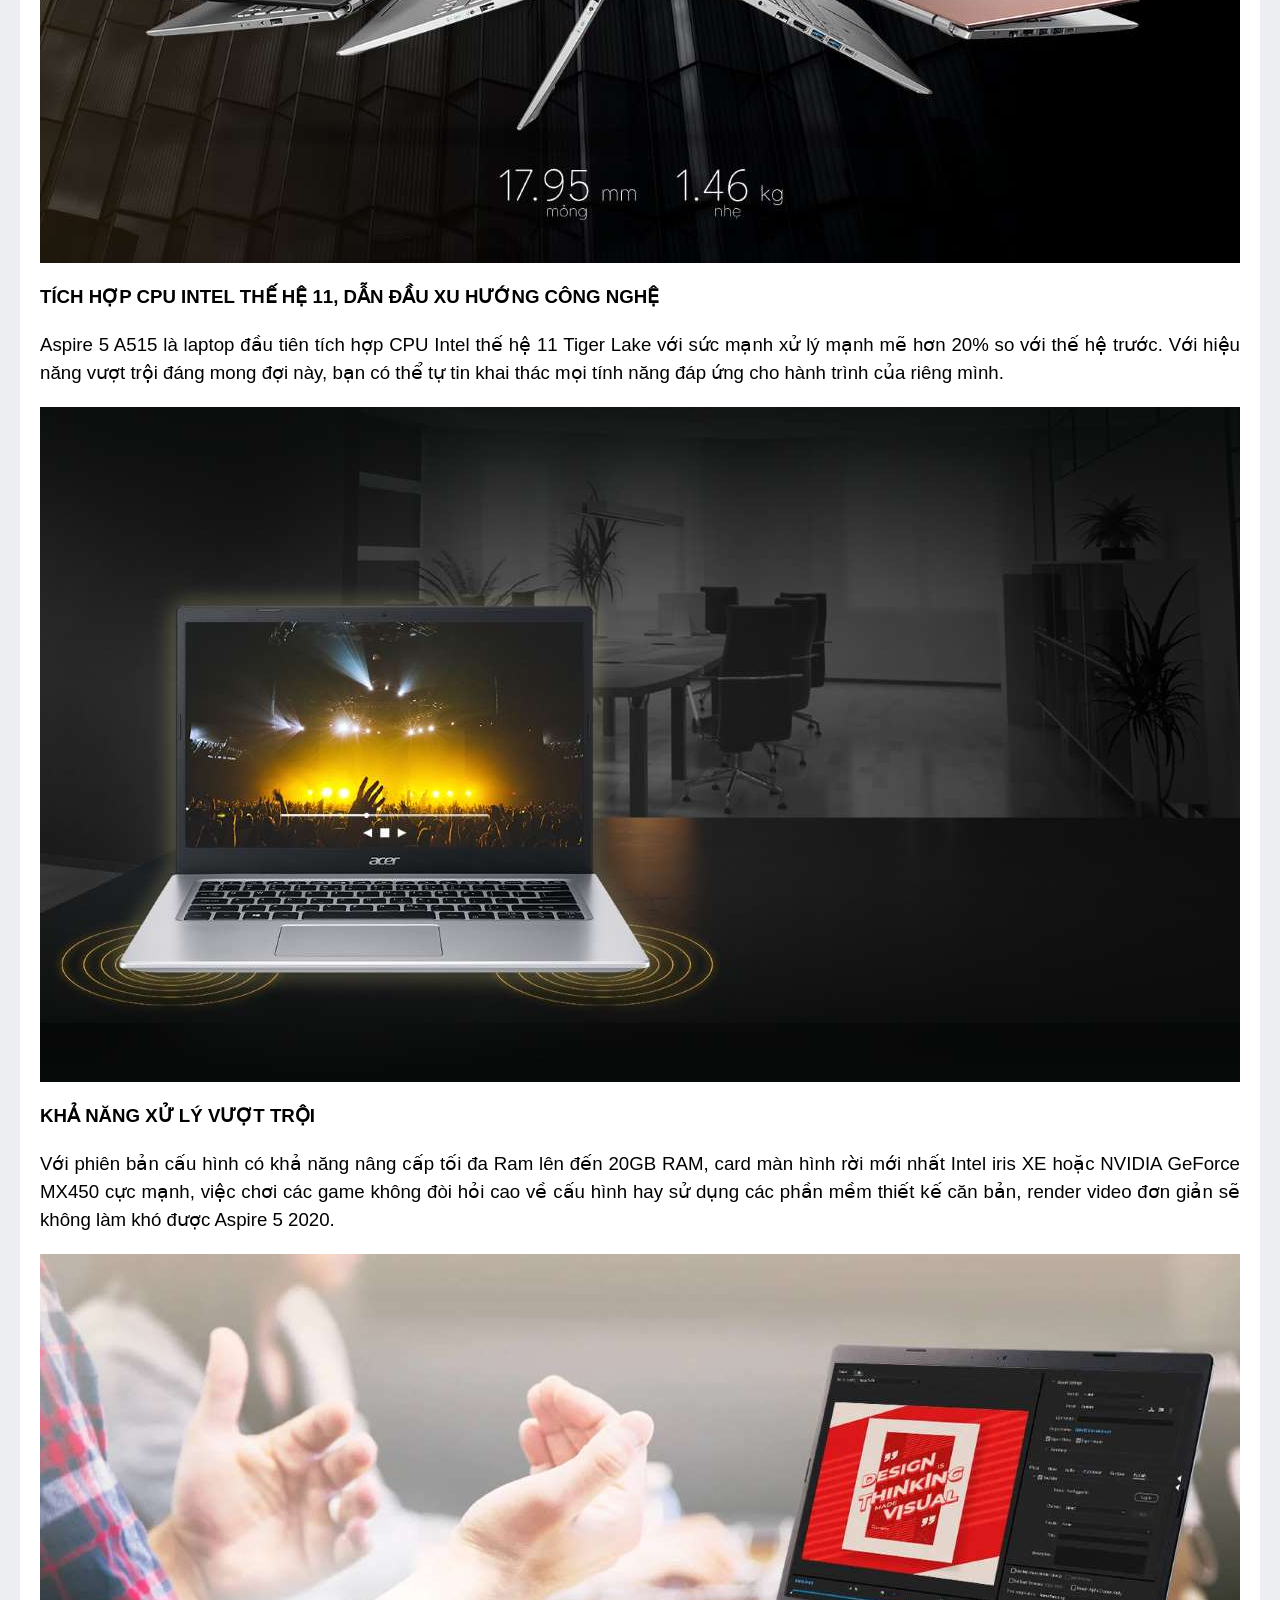
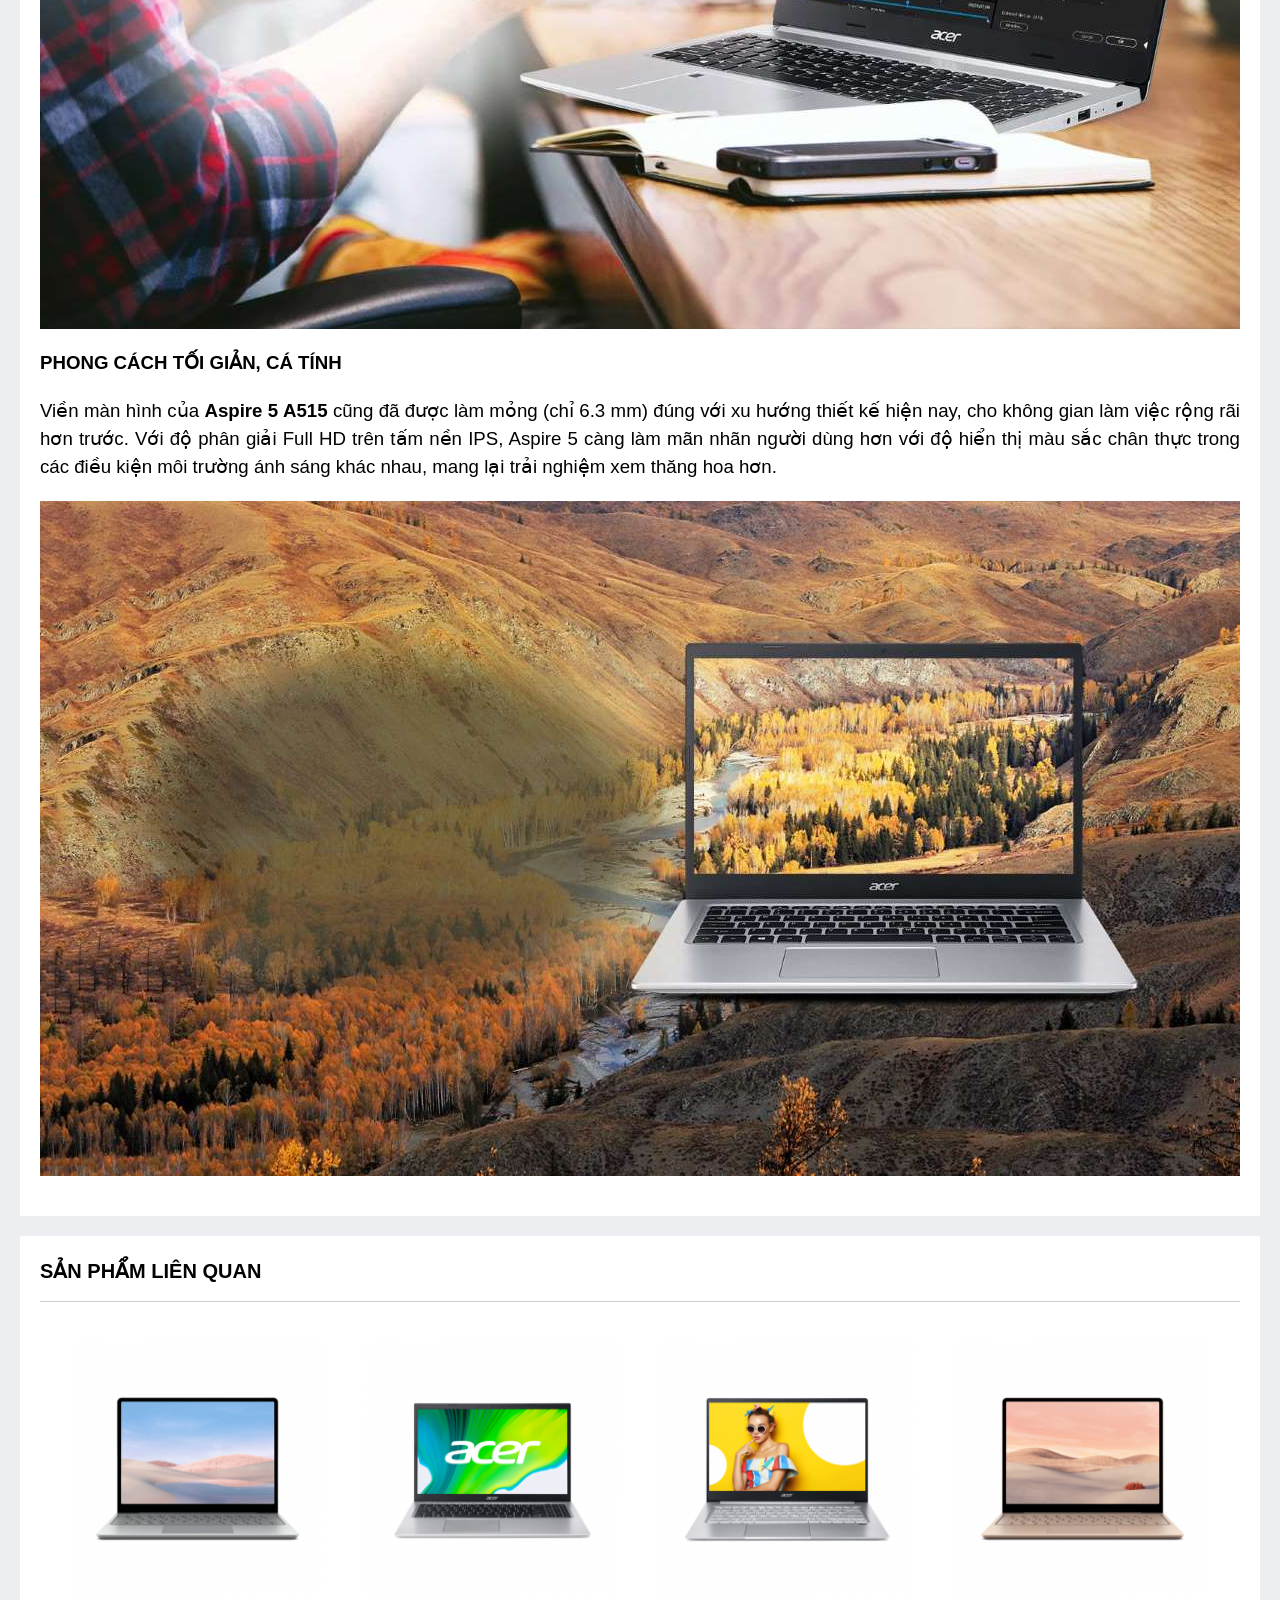
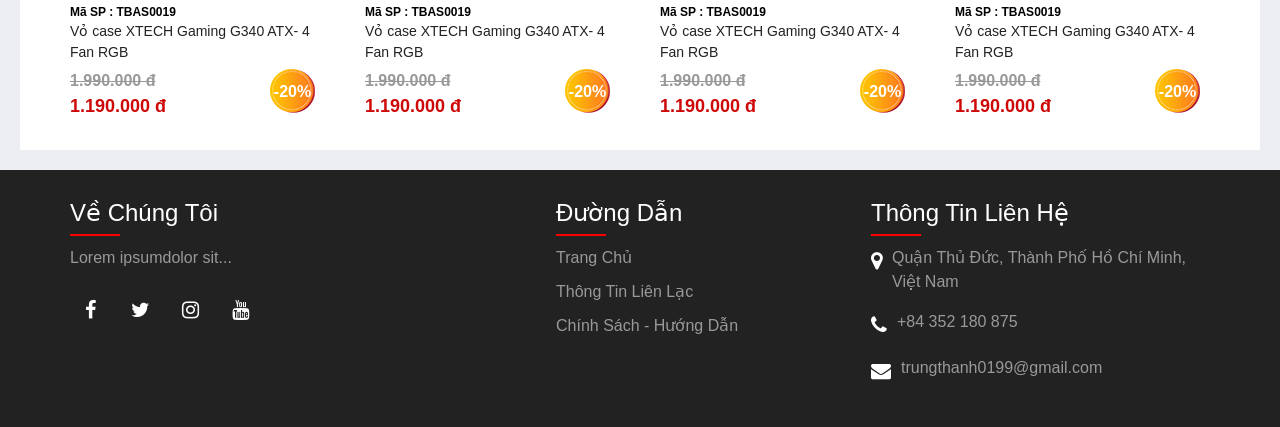
<file: Front-end/product.html>
<!DOCTYPE html>
<html lang="en">
<head>
    <meta charset="UTF-8">
    <meta http-equiv="X-UA-Compatible" content="IE=edge">
    <meta name="viewport" content="width=device-width, initial-scale=1.0">
    <title>Document</title>
    <link rel="stylesheet" href="https://cdnjs.cloudflare.com/ajax/libs/font-awesome/4.7.0/css/font-awesome.min.css">
    <link rel="stylesheet" href="style.css">
</head>
<body>
    <!----------Menu-------->
    <header>
        <div class="logo">
            <a href="index.html"><img src="images/logo.png" alt="" class="imageChange"></a>
        </div>
        <div class="menu">
            <li><a href="">SẢN PHẨM</a>
                <ul class="sub-menu">
                    <li><i class="fa fa-laptop"></i><a href="">Laptop, Máy Tính Xách Tay</a></li>
                    <li><i class="fa fa-desktop"></i><a href="">Máy Tính, Máy Chủ</a></li>
                    <li><i class="fa fa-microchip"></i><a href="">Linh Kiện Máy Tính</a></li>
                    <li><i class="fa fa-television"></i><a href="">Màn Hình Máy Tính</a></li>
                    <li><i class="fa fa-headphones"></i><a href="">Gaming Gear</a></li>
                    <li><i class="fa fa-usb"></i><a href="">Phụ Kiện Laptop, PC, Khác</a></li>
                </ul>
            
            </li>
            <li><a href="">BẢO HÀNH</a></li>
            <li><a href="">CHÍNH SÁCH - HƯỚNG DẪN</a></li>
            <li><a href="">XÂY DỰNG CẤU HÌNH</a></li>       
        </div>
        <div class="others">
            <li><input placeholder="Tìm kiếm" type="text"> <i class="fa fa-search"></i></li>
            <li><a class="fa fa-user" href=""></a></li>
            <li><a class="fa fa-shopping-bag" href=""></a></li>
        </div>
    </header>
    <!----end-menu----------->

    <!----content----------->
    <section class="product">
        <div class="containers">
            <div class="product-top row">
                <p><a href="index.html">Trang chủ</a></p><span>&#62;</span><p>Laptop, Máy Tính Xách Tay</p><span>&#62;</span><p>Laptop Acer</p>
            </div>
            <div class="product-content row">
                <div class="product-content-left row">
                    <div class="product-content-left-big-img">
                        <img src="images/laptop1.png" alt="">
                    </div>
                    <div class="product-content-left-small-img">
                        <img src="images/laptop1.png" alt="">
                        <img src="images/img20.png" alt="">
                        <img src="images/img25.png" alt="">
                        <img src="images/img23.png" alt="">
                    </div>
                </div>
                <div class="product-content-right">
                    <div class="product-content-right-product-name">
                        <h1>Laptop Acer Swift 3 SF314-43-R4X3 NX.AB1SV.004 (Ryzen 5-5500U | 16GB | 512GB | AMD Radeon | 14 inch FHD | Win 11 | Bạc)</h1>
                        <p>Mã SP: NBAC0322</p>
                    </div>
                    <div class="product-content-right-product-item" style="padding-top: 10px;">
                        <div class="product-content-right-product-item-title">
                            Thông số sản phẩm
                        </div>
                        <ul class="product-content-right-product-item-ul">
                            <li>
                                <i class="fa fa-check-circle"></i>
                                CPU: Intel Core i3 1115G4
                            </li>
                            <li>
                                <i class="fa fa-check-circle"></i>
                                RAM: 4GB 
                            </li>
                            <li>
                                <i class="fa fa-check-circle"></i>
                                Ổ cứng: 128GB SSD
                            </li>
                            <li>
                                <i class="fa fa-check-circle"></i>
                                VGA: Onboard
                            </li>
                            <li>
                                <i class="fa fa-check-circle"></i>
                                Màn hình: 15.6 inch FHD
                            </li>
                            <li>
                                <i class="fa fa-check-circle"></i>
                                HĐH: Win 10
                            </li>
                            <li>
                                <i class="fa fa-check-circle"></i>
                                Màu: bạc
                            </li>
                        </ul>
                    </div>
                    <div class="product-content-right-product-price">
                        <table>
                            <tbody>
                                <tr>
                                    <td width="130px" class="font-600">
                                        Giá niêm yết:
                                    </td>
                                    <td>
                                        <del style="color: #888888;" class="font-600">
                                            18.490.000 đ 
                                        </del>
                                    </td>
                                </tr>
                                <tr>
                                    <td width="130px" class="font-600">
                                        Giá khuyến mại:
                                    </td>
                                    <td>
                                       <b style="color: #ce0707;" class="text-18">15.990.000 đ</b>
                                       <span style="color: #888888;" class="text-12">
                                            [Giá đã có VAT]
                                        </span>
                                    </td>
                                </tr>
                            </tbody>
                        </table>
                    </div>
                    <div class="quantity">
                        <p style="font-weight: bold;">Số lượng:</p>
                        <input type="number" min="0" value="1">
                    </div>
                    <div class="product-content-right-product-button">
                        <button>
                            <b class="d-block">ĐẶT MUA NGAY</b>
                            <span class="d-block">Nhanh chóng, thuận tiện</span>
                        </button>
                        <button>
                            <b class="d-block">CHO VÀO GIỎ</b>
                            <span class="d-block">Mua tiếp sản phẩm khác</span>
                        </button>
                    </div>
                    <div class="product-content-right-bottom">

                    </div>

                </div>
            </div>
            <div class="product-description">
                <div class="product-description-item">
                    <h1 class="product-description-item-title">MÔ TẢ SẢN PHẨM</h1>
                    <p><em><strong>Lưu ý: Bài viết và hình ảnh chỉ có tính chất tham khảo vì cấu hình và đặc tính sản phẩm có thể thay đổi theo thị trường và từng phiên bản.</strong></em></p>
                    <p>
                        <span style="font-size: 14pt;">
                            <img src="images/laptop-acer-aspire-5-9.jpeg" alt="Laptop Acer Aspire 5 1" width="1275" height="850" class="loading" data-was-processed="true">
                        </span>
                    </p>
                    <p style="text-align: justify;">
                        <span style="font-size: 14pt;">
                            Acer vừa cho ra mắt dòng sản phẩm chủ lực Aspire 5 2020 với diện mạo trẻ trung hơn, đa sắc màu hơn. Được ưu ái trang bị những công nghệ tân tiến nhất với CPU Tiger Lake thế hệ 11 và card đồ họa tích hợp Intel UHD, wifi 6 và màn IPS 15.6 inch FHD với công nghệ bảo vệ mắt độc quyền Acer ComfyView LCD.
                        </span>
                    </p>
                    <p>
                        <span style="font-size: 14pt;">
                            <img src="images/laptop-acer-aspire-5-1.jpeg" alt="Laptop Acer Aspire 5 1" width="1275" height="850" class="loading" data-was-processed="true">
                        </span>
                    </p>
                    <h3 style="text-align: justify;">
                        <span style="font-size: 14pt;">
                            THANH LỊCH, SANG TRỌNG, CÁ TÍNH
                        </span>
                    </h3>
                    <p style="text-align: justify;">
                        <span style="font-size: 14pt; font-family: arial, helvetica, sans-serif;">
                            Thiết kế thanh lịch, tinh tế trong từng chi tiết với chất liệu kim loại sang trọng kết hợp cùng nhiều sự lựa chọn màu sắc, Aspire 5 hứa hẹn thể hiện đậm nét cá tính riêng dù bạn theo đuổi phong cách nào.
                        </span>
                    </p>
                    <p style="text-align: justify;">
                        <span style="font-size: 14pt;">
                            Mỏng hơn, nhẹ hơn với một Aspire 5 A515-56G-51YL hiện đại có màn hình tràn viền, chỉ nhẹ 1.46kg và mỏng 17.95mm, cực kì thích hợp cho mọi hoạt động làm việc, học tập, giải trí ở bất cứ đâu.
                        </span>
                    </p>
                    <p>
                        <span style="font-size: 14pt;">
                            <img src="images/laptop-acer-aspire-5-2.jpeg" alt="Laptop Acer Aspire 5 1" width="1275" height="750">
                        </span>
                    </p>
                    <h3 style="text-align: justify;">
                        <span style="font-size: 14pt;">
                            TÍCH HỢP CPU INTEL THẾ HỆ 11, DẪN ĐẦU XU HƯỚNG CÔNG NGHỆ
                        </span>
                    </h3>
                    <p style="text-align: justify;">
                        <span style="font-size: 14pt; font-family: arial, helvetica, sans-serif;">
                            Aspire 5 A515 là laptop đầu tiên tích hợp CPU Intel thế hệ 11 Tiger Lake với sức mạnh xử lý mạnh mẽ hơn 20% so với thế hệ trước. Với hiệu năng vượt trội đáng mong đợi này, bạn có thể tự tin khai thác mọi tính năng đáp ứng cho hành trình của riêng mình.
                        </span>
                    </p>
                    <p>
                        <span style="font-size: 14pt;">
                            <img src="images/laptop-acer-aspire-5-7.jpeg" alt="Laptop Acer Aspire 5 1" width="1275" height="750">
                        </span>
                    </p>
                    <h3 style="text-align: justify;">
                        <span style="font-size: 14pt;">
                            KHẢ NĂNG XỬ LÝ VƯỢT TRỘI
                        </span>
                    </h3>
                    <p style="text-align: justify;">
                        <span style="font-size: 14pt; font-family: arial, helvetica, sans-serif;">
                            Với phiên bản cấu hình có khả năng nâng cấp tối đa Ram lên đến 20GB RAM, card màn hình rời mới nhất Intel iris XE hoặc NVIDIA GeForce MX450 cực mạnh, việc chơi các game không đòi hỏi cao về cấu hình hay sử dụng các phần mềm thiết kế căn bản, render video đơn giản sẽ không làm khó được Aspire 5 2020.
                        </span>
                    </p>
                    <p>
                        <span style="font-size: 14pt;">
                            <img src="images/laptop-acer-aspire-5-4.jpeg" alt="Laptop Acer Aspire 5 1" width="1275" height="750">
                        </span>
                    </p>
                    <h3 style="text-align: justify;">
                        <span style="font-size: 14pt; font-family: arial, helvetica, sans-serif;">
                            PHONG CÁCH TỐI GIẢN, CÁ TÍNH
                        </span>
                    </h3>
                    <p style="text-align: justify;">
                        <span style="font-size: 14pt; font-family: arial, helvetica, sans-serif;">
                            Viền màn hình của <strong>Aspire 5 A515</strong> cũng đã được làm mỏng (chỉ 6.3 mm) đúng với xu hướng thiết kế hiện nay, cho không gian làm việc rộng rãi hơn trước. Với độ phân giải Full HD trên tấm nền IPS, Aspire 5 càng làm mãn nhãn người dùng hơn với độ hiển thị màu sắc chân thực trong các điều kiện môi trường ánh sáng khác nhau, mang lại trải nghiệm xem thăng hoa hơn.
                        </span>
                    </p>
                    <p>
                        <span style="font-size: 14pt;">
                            <img src="images/laptop-acer-aspire-5-5.jpeg" alt="Laptop Acer Aspire 5 1" width="1275" height="750">
                        </span>
                    </p>
                </div>
            </div>
        </div>
    </section> 
    <section class="product-related">
        <div class="product-related-title">
            <h1>SẢN PHẨM LIÊN QUAN</h1>
        </div>
        <div class="product--content row">
            <div class="p-item" style="width: 255px;">
                <img src="images/img22.png" alt="">
                <h1 class="p-sku" style="font-size: 12px;">Mã SP : TBAS0019</h1>
                <a href="" class="p-name">Vỏ case XTECH Gaming G340 ATX- 4 Fan RGB</a>
                <div class="price-container">
                    <del class="p-old-price"> 1.990.000 đ </del>
                    <span class="p-discount"> -20% </span>
                    <span class="p-price"> 1.190.000 đ </span>
                </div>
            </div>
            <div class="p-item" style="width: 255px;">
                <img src="images/img26.png" alt="">
                <h1 class="p-sku" style="font-size: 12px;">Mã SP : TBAS0019</h1>
                <a href="" class="p-name">Vỏ case XTECH Gaming G340 ATX- 4 Fan RGB</a>
                <div class="price-container">
                    <del class="p-old-price"> 1.990.000 đ </del>
                    <span class="p-discount"> -20% </span>
                    <span class="p-price"> 1.190.000 đ </span>
                </div>
            </div>
            <div class="p-item" style="width: 255px;">
                <img src="images/img20.png" alt="">
                <h1 class="p-sku" style="font-size: 12px;">Mã SP : TBAS0019</h1>
                <a href="" class="p-name">Vỏ case XTECH Gaming G340 ATX- 4 Fan RGB</a>
                <div class="price-container">
                    <del class="p-old-price"> 1.990.000 đ </del>
                    <span class="p-discount"> -20% </span>
                    <span class="p-price"> 1.190.000 đ </span>
                </div>
            </div>
            <div class="p-item" style="width: 255px;">
                <img src="images/img24.png" alt="">
                <h1 class="p-sku" style="font-size: 12px;">Mã SP : TBAS0019</h1>
                <a href="" class="p-name">Vỏ case XTECH Gaming G340 ATX- 4 Fan RGB</a>
                <div class="price-container">
                    <del class="p-old-price"> 1.990.000 đ </del>
                    <span class="p-discount"> -20% </span>
                    <span class="p-price"> 1.190.000 đ </span>
                </div>
            </div>
            
        </div>
    </section>   
    <!----content-end---------->
    <!------------Footer------------------>
    <footer>
        <div class="containers">
            <div class="noi-dung about">
                <h2>Về Chúng Tôi</h2>
                <p>Lorem ipsumdolor sit...</p>
                <ul class="social-icon">
                    <li><a href=""><i class="fa fa-facebook"></i></a></li>
                    <li><a href=""><i class="fa fa-twitter"></i></a></li>
                    <li><a href=""><i class="fa fa-instagram"></i></a></li>
                    <li><a href=""><i class="fa fa-youtube"></i></a></li>
                </ul>
            </div>
            <div class="noi-dung links">
                <h2>Đường Dẫn</h2>
                <ul>
                    <li><a href="#">Trang Chủ</a></li>
                    <li><a href="#">Thông Tin Liên Lạc</a></li>
                    <li><a href="#">Chính Sách - Hướng Dẫn</a></li>
                </ul>
            </div>
            <div class="noi-dung contact">
                <h2>Thông Tin Liên Hệ</h2>
                <ul class="info">
                    <li>
                        <span><i class="fa fa-map-marker"></i></span>
                        <span>
                            Quận Thủ Đức, Thành Phố Hồ Chí Minh, <br>
                            Việt Nam <br />
                        </span>
                    </li>
                    <li>
                        <span><i class="fa fa-phone"></i></span>
                        <p><a href="#">+84 352 180 875</a>
                    </li>
                    <li>
                        <span><i class="fa fa-envelope"></i></span>
                        <p><a href="#">trungthanh0199@gmail.com</a></p>
                   </li>
                </ul>
            </div>
        </div>
    </footer>
    <!---------end--- footer-->
</body>
<script>
    const bigImg = document.querySelector(".product-content-left-big-img img")
    const smallImg = document.querySelectorAll(".product-content-left-small-img img")
    smallImg.forEach(function(imgItem, X){
        imgItem.addEventListener("click",function(){
           bigImg.src = imgItem.src 
        })
    })
</script>
</html>
</file>
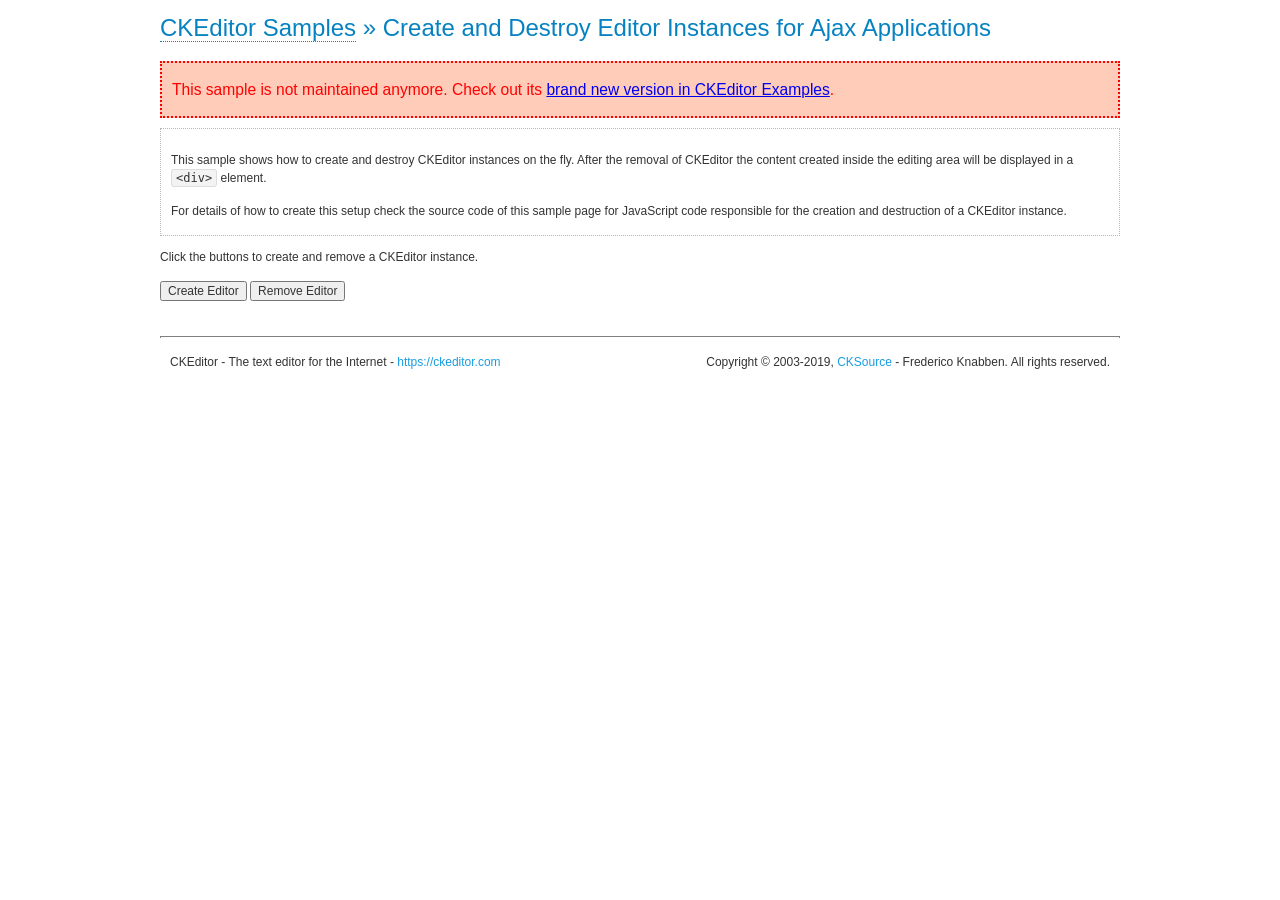
<file: form_admin/ckeditor/samples/old/ajax.html>
<!DOCTYPE html>
<!--
Copyright (c) 2003-2019, CKSource - Frederico Knabben. All rights reserved.
For licensing, see LICENSE.md or https://ckeditor.com/legal/ckeditor-oss-license
-->
<html lang="en">
<head>
	<meta charset="utf-8">
	<title>Ajax &mdash; CKEditor Sample</title>
	<script src="../../ckeditor.js"></script>
	<link rel="stylesheet" href="sample.css">
	<meta name="description" content="Try the latest sample of CKEditor 4 and learn more about customizing your WYSIWYG editor with endless possibilities.">
	<script>

		var editor, html = '';

		function createEditor() {
			if ( editor )
				return;

			// Create a new editor inside the <div id="editor">, setting its value to html
			var config = {};
			editor = CKEDITOR.appendTo( 'editor', config, html );
		}

		function removeEditor() {
			if ( !editor )
				return;

			// Retrieve the editor contents. In an Ajax application, this data would be
			// sent to the server or used in any other way.
			document.getElementById( 'editorcontents' ).innerHTML = html = editor.getData();
			document.getElementById( 'contents' ).style.display = '';

			// Destroy the editor.
			editor.destroy();
			editor = null;
		}

	</script>
</head>
<body>
	<h1 class="samples">
		<a href="index.html">CKEditor Samples</a> &raquo; Create and Destroy Editor Instances for Ajax Applications
	</h1>
	<div class="warning deprecated">
		This sample is not maintained anymore. Check out its <a href="https://ckeditor.com/docs/ckeditor4/latest/examples/saveajax.html">brand new version in CKEditor Examples</a>.
	</div>
	<div class="description">
		<p>
			This sample shows how to create and destroy CKEditor instances on the fly. After the removal of CKEditor the content created inside the editing
			area will be displayed in a <code>&lt;div&gt;</code> element.
		</p>
		<p>
			For details of how to create this setup check the source code of this sample page
			for JavaScript code responsible for the creation and destruction of a CKEditor instance.
		</p>
	</div>
	<p>Click the buttons to create and remove a CKEditor instance.</p>
	<p>
		<input onclick="createEditor();" type="button" value="Create Editor">
		<input onclick="removeEditor();" type="button" value="Remove Editor">
	</p>
	<!-- This div will hold the editor. -->
	<div id="editor">
	</div>
	<div id="contents" style="display: none">
		<p>
			Edited Contents:
		</p>
		<!-- This div will be used to display the editor contents. -->
		<div id="editorcontents">
		</div>
	</div>
	<div id="footer">
		<hr>
		<p>
			CKEditor - The text editor for the Internet - <a class="samples" href="https://ckeditor.com/">https://ckeditor.com</a>
		</p>
		<p id="copy">
			Copyright &copy; 2003-2019, <a class="samples" href="https://cksource.com/">CKSource</a> - Frederico
			Knabben. All rights reserved.
		</p>
	</div>
</body>
</html>
</file>
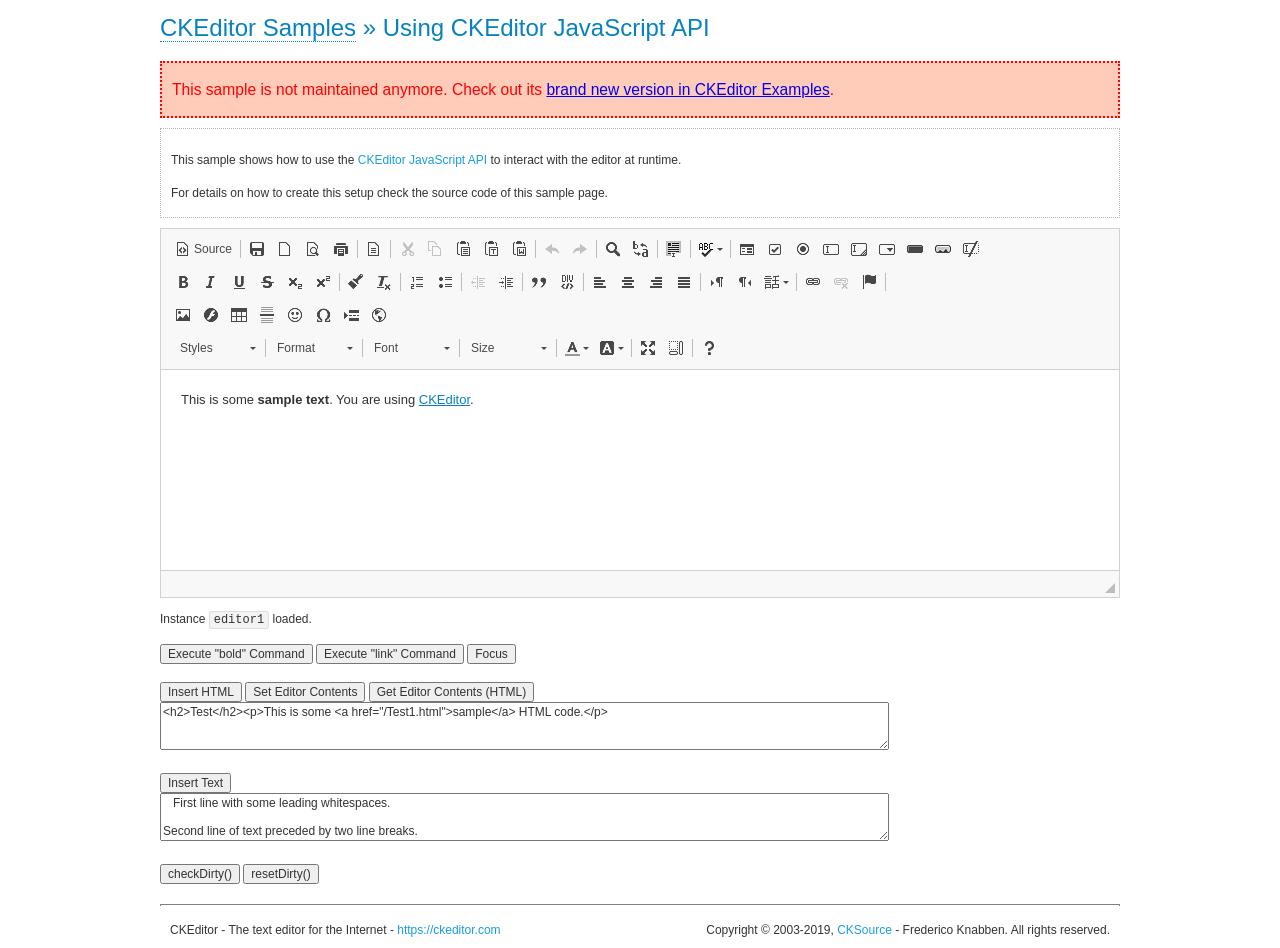
<file: form_admin/ckeditor/samples/old/api.html>
<!DOCTYPE html>
<!--
Copyright (c) 2003-2019, CKSource - Frederico Knabben. All rights reserved.
For licensing, see LICENSE.md or https://ckeditor.com/legal/ckeditor-oss-license
-->
<html lang="en">
<head>
	<meta charset="utf-8">
	<title>API Usage &mdash; CKEditor Sample</title>
	<script src="../../ckeditor.js"></script>
	<link href="sample.css" rel="stylesheet">
	<meta name="description" content="Try the latest sample of CKEditor 4 and learn more about customizing your WYSIWYG editor with endless possibilities.">
	<script>

// The instanceReady event is fired, when an instance of CKEditor has finished
// its initialization.
CKEDITOR.on( 'instanceReady', function( ev ) {
	// Show the editor name and description in the browser status bar.
	document.getElementById( 'eMessage' ).innerHTML = 'Instance <code>' + ev.editor.name + '<\/code> loaded.';

	// Show this sample buttons.
	document.getElementById( 'eButtons' ).style.display = 'block';
});

function InsertHTML() {
	// Get the editor instance that we want to interact with.
	var editor = CKEDITOR.instances.editor1;
	var value = document.getElementById( 'htmlArea' ).value;

	// Check the active editing mode.
	if ( editor.mode == 'wysiwyg' )
	{
		// Insert HTML code.
		// https://ckeditor.com/docs/ckeditor4/latest/api/CKEDITOR_editor.html#method-insertHtml
		editor.insertHtml( value );
	}
	else
		alert( 'You must be in WYSIWYG mode!' );
}

function InsertText() {
	// Get the editor instance that we want to interact with.
	var editor = CKEDITOR.instances.editor1;
	var value = document.getElementById( 'txtArea' ).value;

	// Check the active editing mode.
	if ( editor.mode == 'wysiwyg' )
	{
		// Insert as plain text.
		// https://ckeditor.com/docs/ckeditor4/latest/api/CKEDITOR_editor.html#method-insertText
		editor.insertText( value );
	}
	else
		alert( 'You must be in WYSIWYG mode!' );
}

function SetContents() {
	// Get the editor instance that we want to interact with.
	var editor = CKEDITOR.instances.editor1;
	var value = document.getElementById( 'htmlArea' ).value;

	// Set editor contents (replace current contents).
	// https://ckeditor.com/docs/ckeditor4/latest/api/CKEDITOR_editor.html#method-setData
	editor.setData( value );
}

function GetContents() {
	// Get the editor instance that you want to interact with.
	var editor = CKEDITOR.instances.editor1;

	// Get editor contents
	// https://ckeditor.com/docs/ckeditor4/latest/api/CKEDITOR_editor.html#method-getData
	alert( editor.getData() );
}

function ExecuteCommand( commandName ) {
	// Get the editor instance that we want to interact with.
	var editor = CKEDITOR.instances.editor1;

	// Check the active editing mode.
	if ( editor.mode == 'wysiwyg' )
	{
		// Execute the command.
		// https://ckeditor.com/docs/ckeditor4/latest/api/CKEDITOR_editor.html#method-execCommand
		editor.execCommand( commandName );
	}
	else
		alert( 'You must be in WYSIWYG mode!' );
}

function CheckDirty() {
	// Get the editor instance that we want to interact with.
	var editor = CKEDITOR.instances.editor1;
	// Checks whether the current editor contents present changes when compared
	// to the contents loaded into the editor at startup
	// https://ckeditor.com/docs/ckeditor4/latest/api/CKEDITOR_editor.html#method-checkDirty
	alert( editor.checkDirty() );
}

function ResetDirty() {
	// Get the editor instance that we want to interact with.
	var editor = CKEDITOR.instances.editor1;
	// Resets the "dirty state" of the editor (see CheckDirty())
	// https://ckeditor.com/docs/ckeditor4/latest/api/CKEDITOR_editor.html#method-resetDirty
	editor.resetDirty();
	alert( 'The "IsDirty" status has been reset' );
}

function Focus() {
	CKEDITOR.instances.editor1.focus();
}

function onFocus() {
	document.getElementById( 'eMessage' ).innerHTML = '<b>' + this.name + ' is focused </b>';
}

function onBlur() {
	document.getElementById( 'eMessage' ).innerHTML = this.name + ' lost focus';
}

	</script>

</head>
<body>
	<h1 class="samples">
		<a href="index.html">CKEditor Samples</a> &raquo; Using CKEditor JavaScript API
	</h1>
	<div class="warning deprecated">
		This sample is not maintained anymore. Check out its <a href="https://ckeditor.com/docs/ckeditor4/latest/examples/api.html">brand new version in CKEditor Examples</a>.
	</div>
	<div class="description">
	<p>
		This sample shows how to use the
		<a class="samples" href="https://ckeditor.com/docs/ckeditor4/latest/api/CKEDITOR_editor.html">CKEditor JavaScript API</a>
		to interact with the editor at runtime.
	</p>
	<p>
		For details on how to create this setup check the source code of this sample page.
	</p>
	</div>

	<!-- This <div> holds alert messages to be display in the sample page. -->
	<div id="alerts">
		<noscript>
			<p>
				<strong>CKEditor requires JavaScript to run</strong>. In a browser with no JavaScript
				support, like yours, you should still see the contents (HTML data) and you should
				be able to edit it normally, without a rich editor interface.
			</p>
		</noscript>
	</div>
	<form action="../../../samples/sample_posteddata.php" method="post">
		<textarea cols="100" id="editor1" name="editor1" rows="10">&lt;p&gt;This is some &lt;strong&gt;sample text&lt;/strong&gt;. You are using &lt;a href="https://ckeditor.com/"&gt;CKEditor&lt;/a&gt;.&lt;/p&gt;</textarea>

		<script>
			// Replace the <textarea id="editor1"> with an CKEditor instance.
			CKEDITOR.replace( 'editor1', {
				on: {
					focus: onFocus,
					blur: onBlur,

					// Check for availability of corresponding plugins.
					pluginsLoaded: function( evt ) {
						var doc = CKEDITOR.document, ed = evt.editor;
						if ( !ed.getCommand( 'bold' ) )
							doc.getById( 'exec-bold' ).hide();
						if ( !ed.getCommand( 'link' ) )
							doc.getById( 'exec-link' ).hide();
					}
				}
			});
		</script>

		<p id="eMessage">
		</p>

		<div id="eButtons" style="display: none">
			<input id="exec-bold" onclick="ExecuteCommand('bold');" type="button" value="Execute &quot;bold&quot; Command">
			<input id="exec-link" onclick="ExecuteCommand('link');" type="button" value="Execute &quot;link&quot; Command">
			<input onclick="Focus();" type="button" value="Focus">
			<br><br>
			<input onclick="InsertHTML();" type="button" value="Insert HTML">
			<input onclick="SetContents();" type="button" value="Set Editor Contents">
			<input onclick="GetContents();" type="button" value="Get Editor Contents (HTML)">
			<br>
			<textarea cols="100" id="htmlArea" rows="3">&lt;h2&gt;Test&lt;/h2&gt;&lt;p&gt;This is some &lt;a href="/Test1.html"&gt;sample&lt;/a&gt; HTML code.&lt;/p&gt;</textarea>
			<br>
			<br>
			<input onclick="InsertText();" type="button" value="Insert Text">
			<br>
			<textarea cols="100" id="txtArea" rows="3">   First line with some leading whitespaces.

Second line of text preceded by two line breaks.</textarea>
			<br>
			<br>
			<input onclick="CheckDirty();" type="button" value="checkDirty()">
			<input onclick="ResetDirty();" type="button" value="resetDirty()">
		</div>
	</form>
	<div id="footer">
		<hr>
		<p>
			CKEditor - The text editor for the Internet - <a class="samples" href="https://ckeditor.com/">https://ckeditor.com</a>
		</p>
		<p id="copy">
			Copyright &copy; 2003-2019, <a class="samples" href="https://cksource.com/">CKSource</a> - Frederico
			Knabben. All rights reserved.
		</p>
	</div>
</body>
</html>
</file>
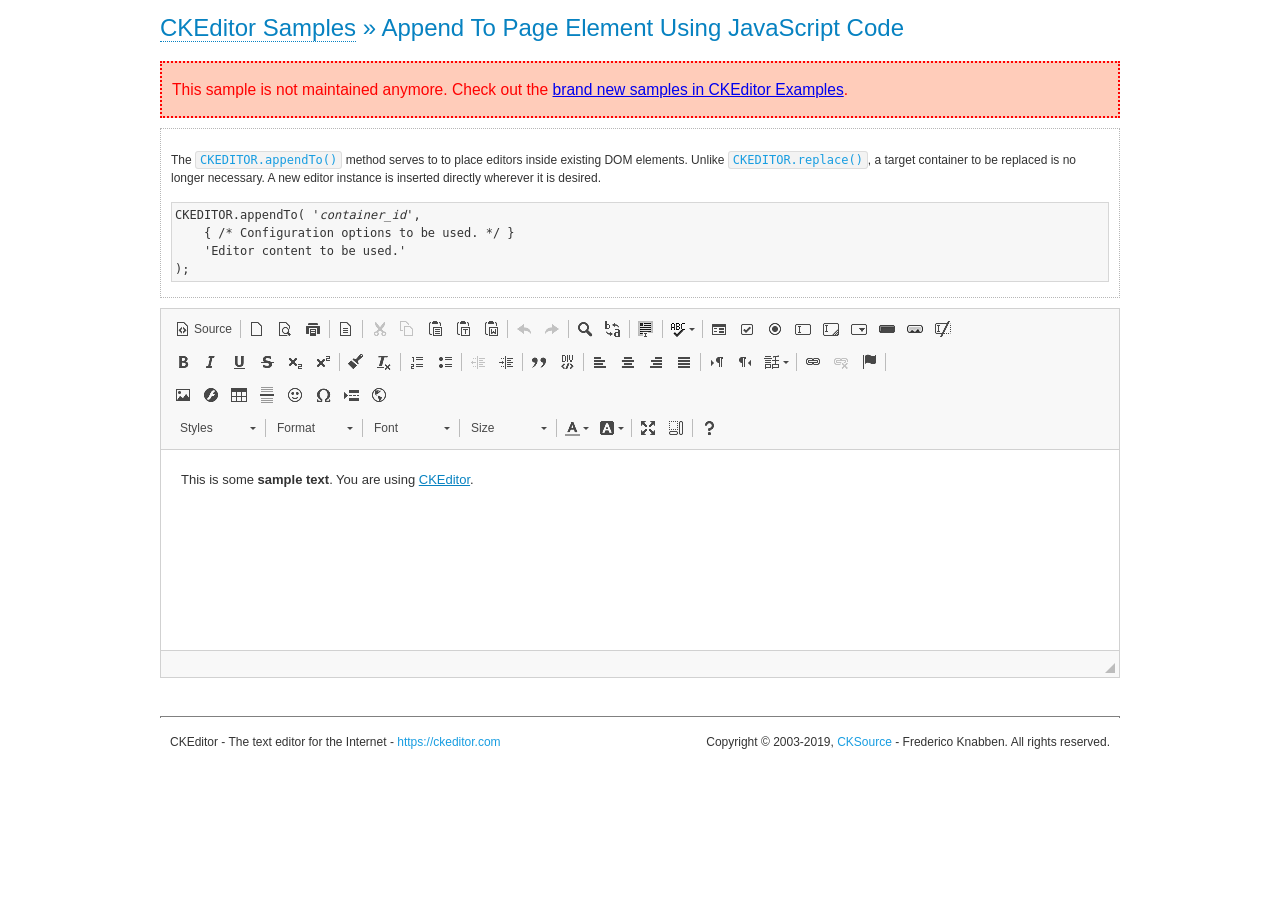
<file: form_admin/ckeditor/samples/old/appendto.html>
<!DOCTYPE html>
<!--
Copyright (c) 2003-2019, CKSource - Frederico Knabben. All rights reserved.
For licensing, see LICENSE.md or https://ckeditor.com/legal/ckeditor-oss-license
-->
<html lang="en">
<head>
	<meta charset="utf-8">
	<title>Append To Page Element Using JavaScript Code &mdash; CKEditor Sample</title>
	<script src="../../ckeditor.js"></script>
	<link rel="stylesheet" href="sample.css">
	<meta name="description" content="Try the latest sample of CKEditor 4 and learn more about customizing your WYSIWYG editor with endless possibilities.">
</head>
<body>
	<h1 class="samples">
		<a href="index.html">CKEditor Samples</a> &raquo; Append To Page Element Using JavaScript Code
	</h1>
	<div class="warning deprecated">
		This sample is not maintained anymore. Check out the <a href="https://ckeditor.com/docs/ckeditor4/latest/examples/index.html">brand new samples in CKEditor Examples</a>.
	</div>
	<div id="section1">
		<div class="description">
			<p>
				The <code><a class="samples" href="https://ckeditor.com/docs/ckeditor4/latest/api/CKEDITOR.html#method-appendTo">CKEDITOR.appendTo()</a></code> method serves to to place editors inside existing DOM elements. Unlike <code><a class="samples" href="https://ckeditor.com/docs/ckeditor4/latest/api/CKEDITOR.html#method-replace">CKEDITOR.replace()</a></code>,
				a target container to be replaced is no longer necessary. A new editor
				instance is inserted directly wherever it is desired.
			</p>
<pre class="samples">CKEDITOR.appendTo( '<em>container_id</em>',
	{ /* Configuration options to be used. */ }
	'Editor content to be used.'
);</pre>
		</div>
		<script>

			// This call can be placed at any point after the
			// DOM element to append CKEditor to or inside the <head><script>
			// in a window.onload event handler.

			// Append a CKEditor instance using the default configuration and the
			// provided content to the <div> element of ID "section1".
			CKEDITOR.appendTo( 'section1',
				null,
				'<p>This is some <strong>sample text</strong>. You are using <a href="https://ckeditor.com/">CKEditor</a>.</p>'
			);

		</script>
	</div>
	<br>
	<div id="footer">
		<hr>
		<p>
			CKEditor - The text editor for the Internet - <a class="samples" href="https://ckeditor.com/">https://ckeditor.com</a>
		</p>
		<p id="copy">
			Copyright &copy; 2003-2019, <a class="samples" href="https://cksource.com/">CKSource</a> - Frederico
			Knabben. All rights reserved.
		</p>
	</div>
</body>
</html>
</file>
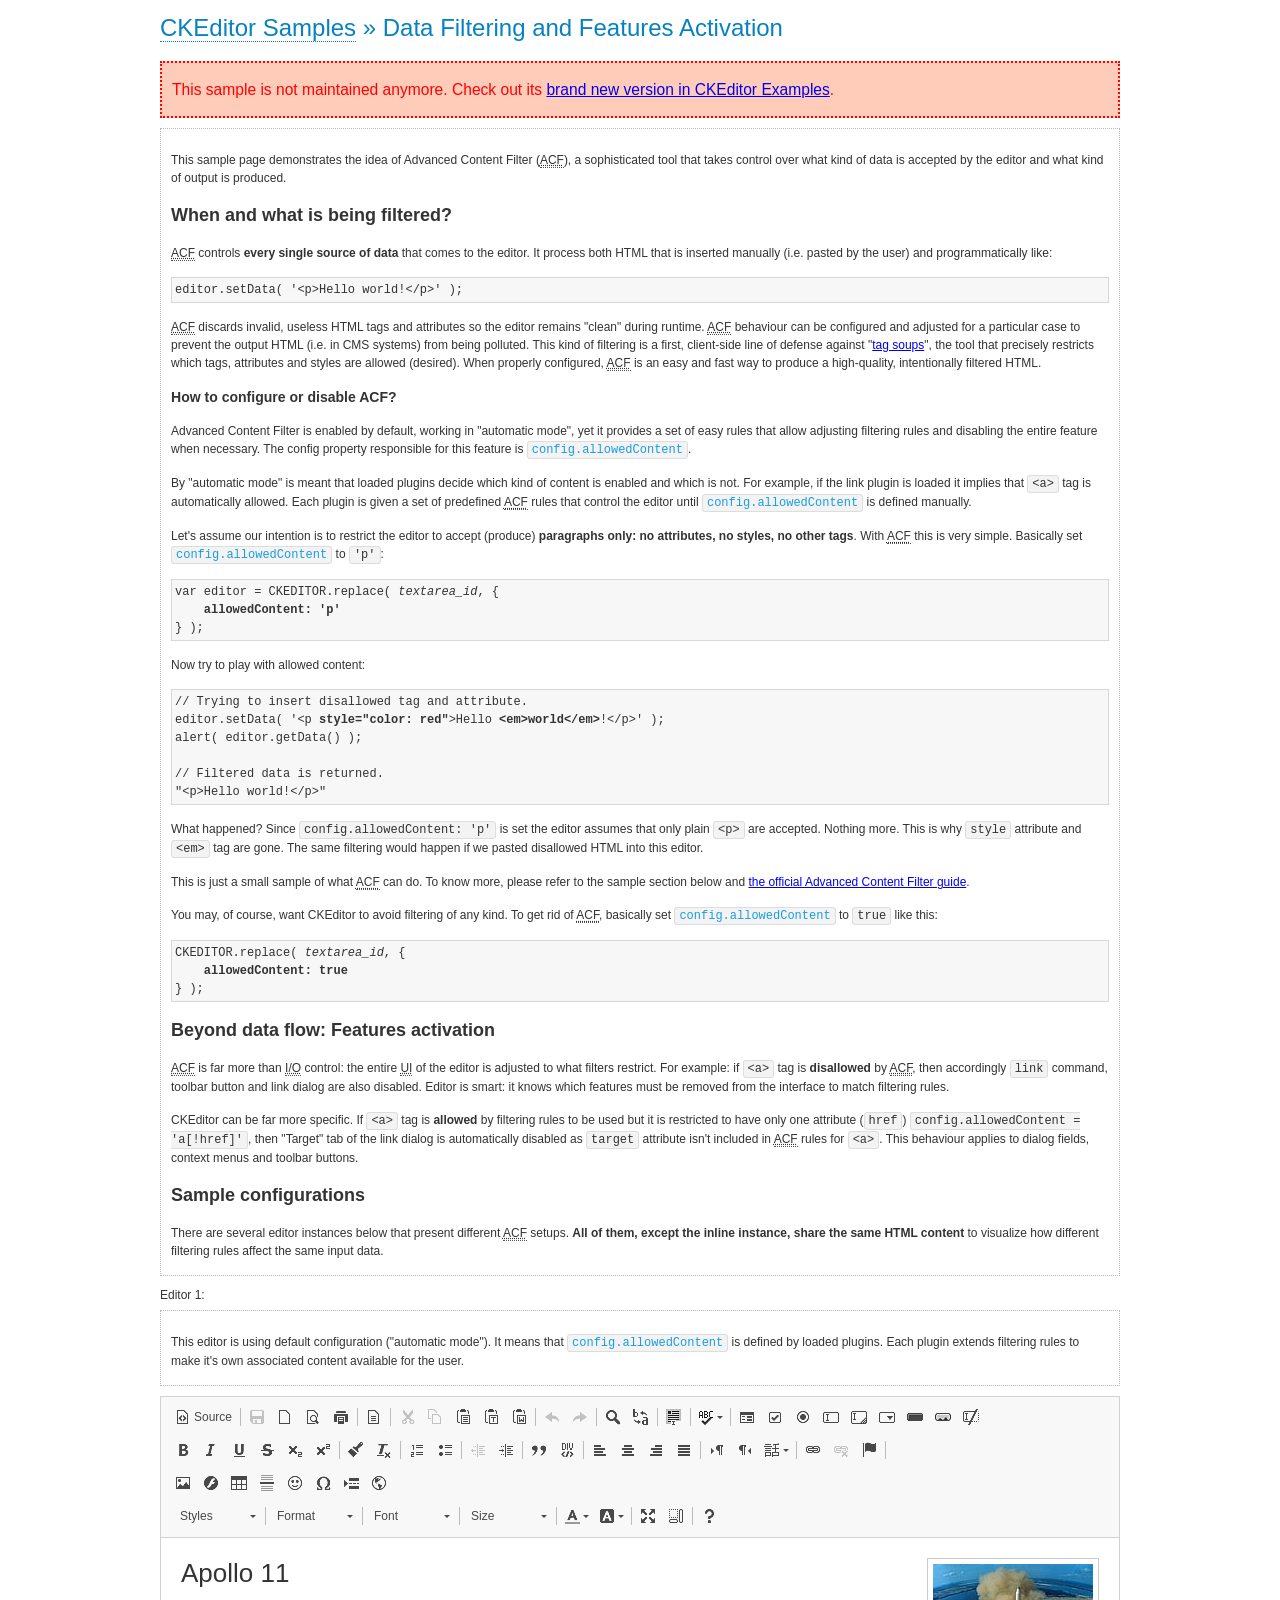
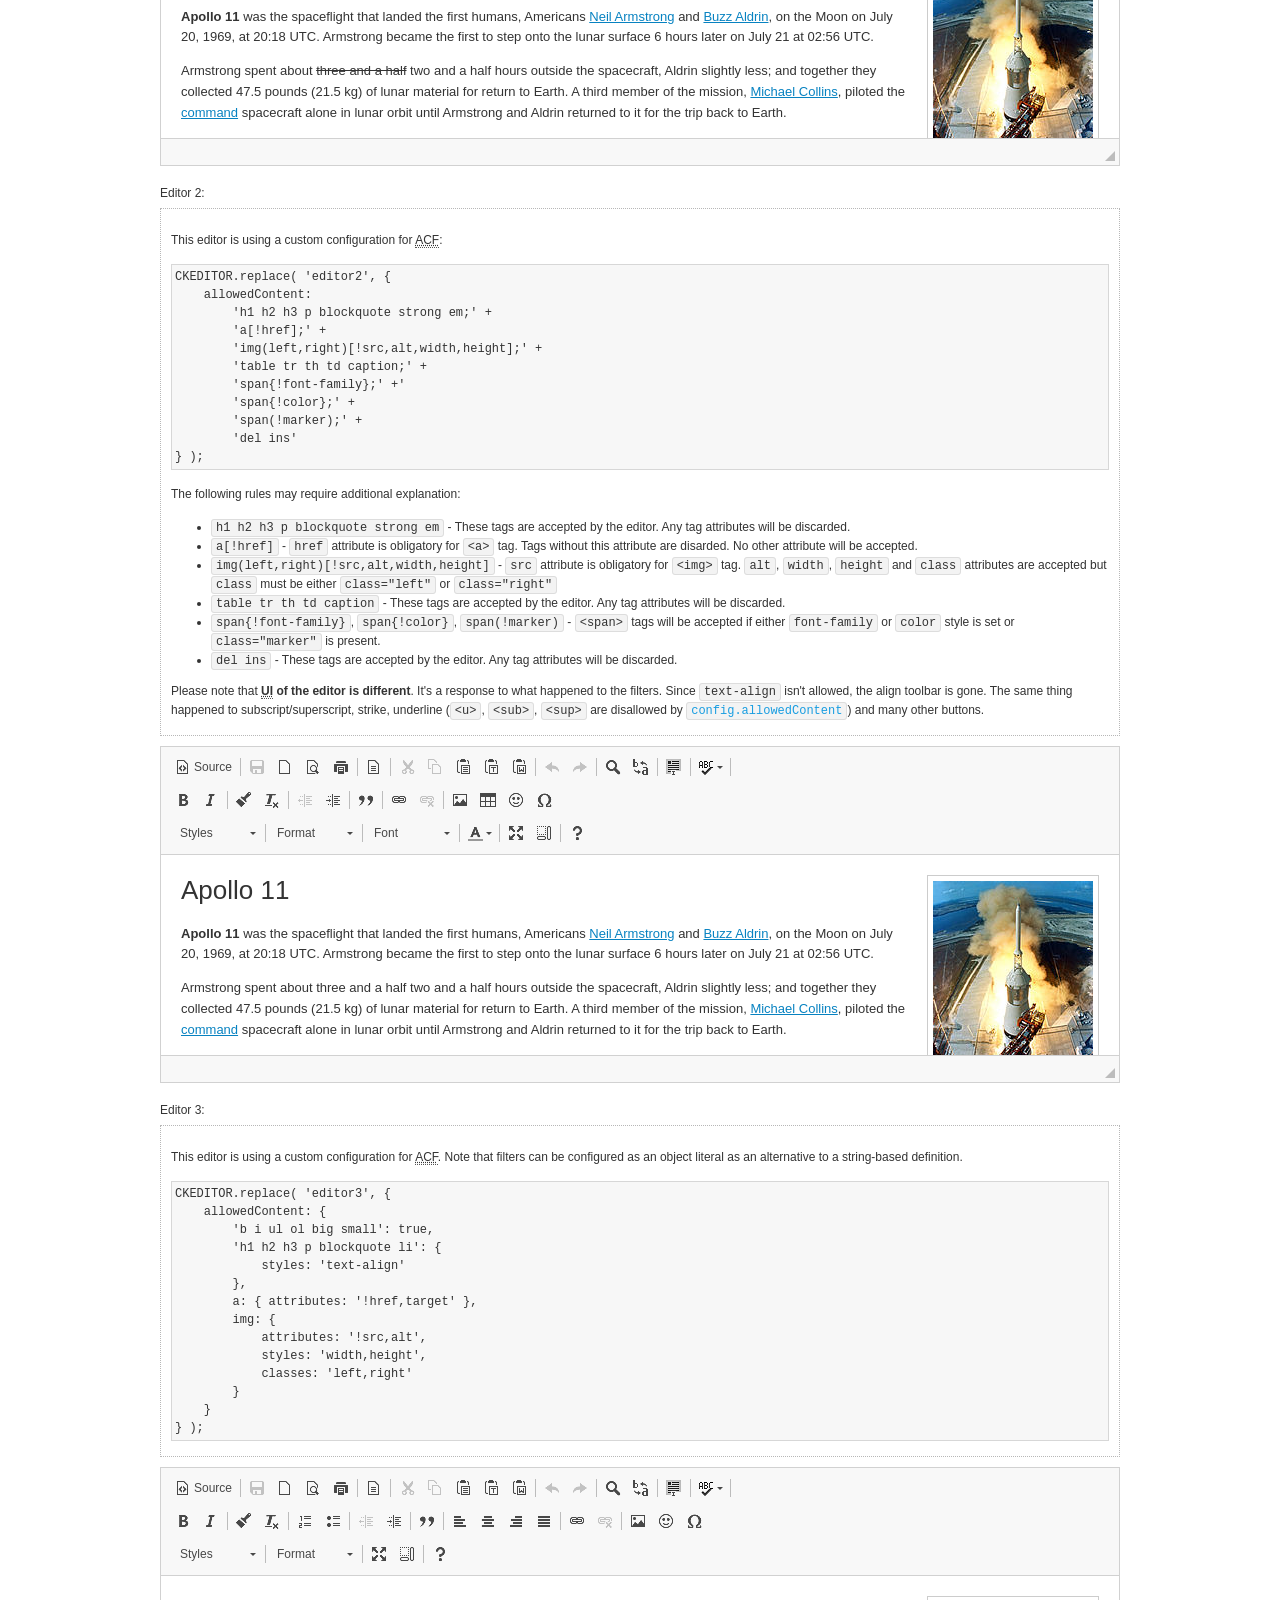
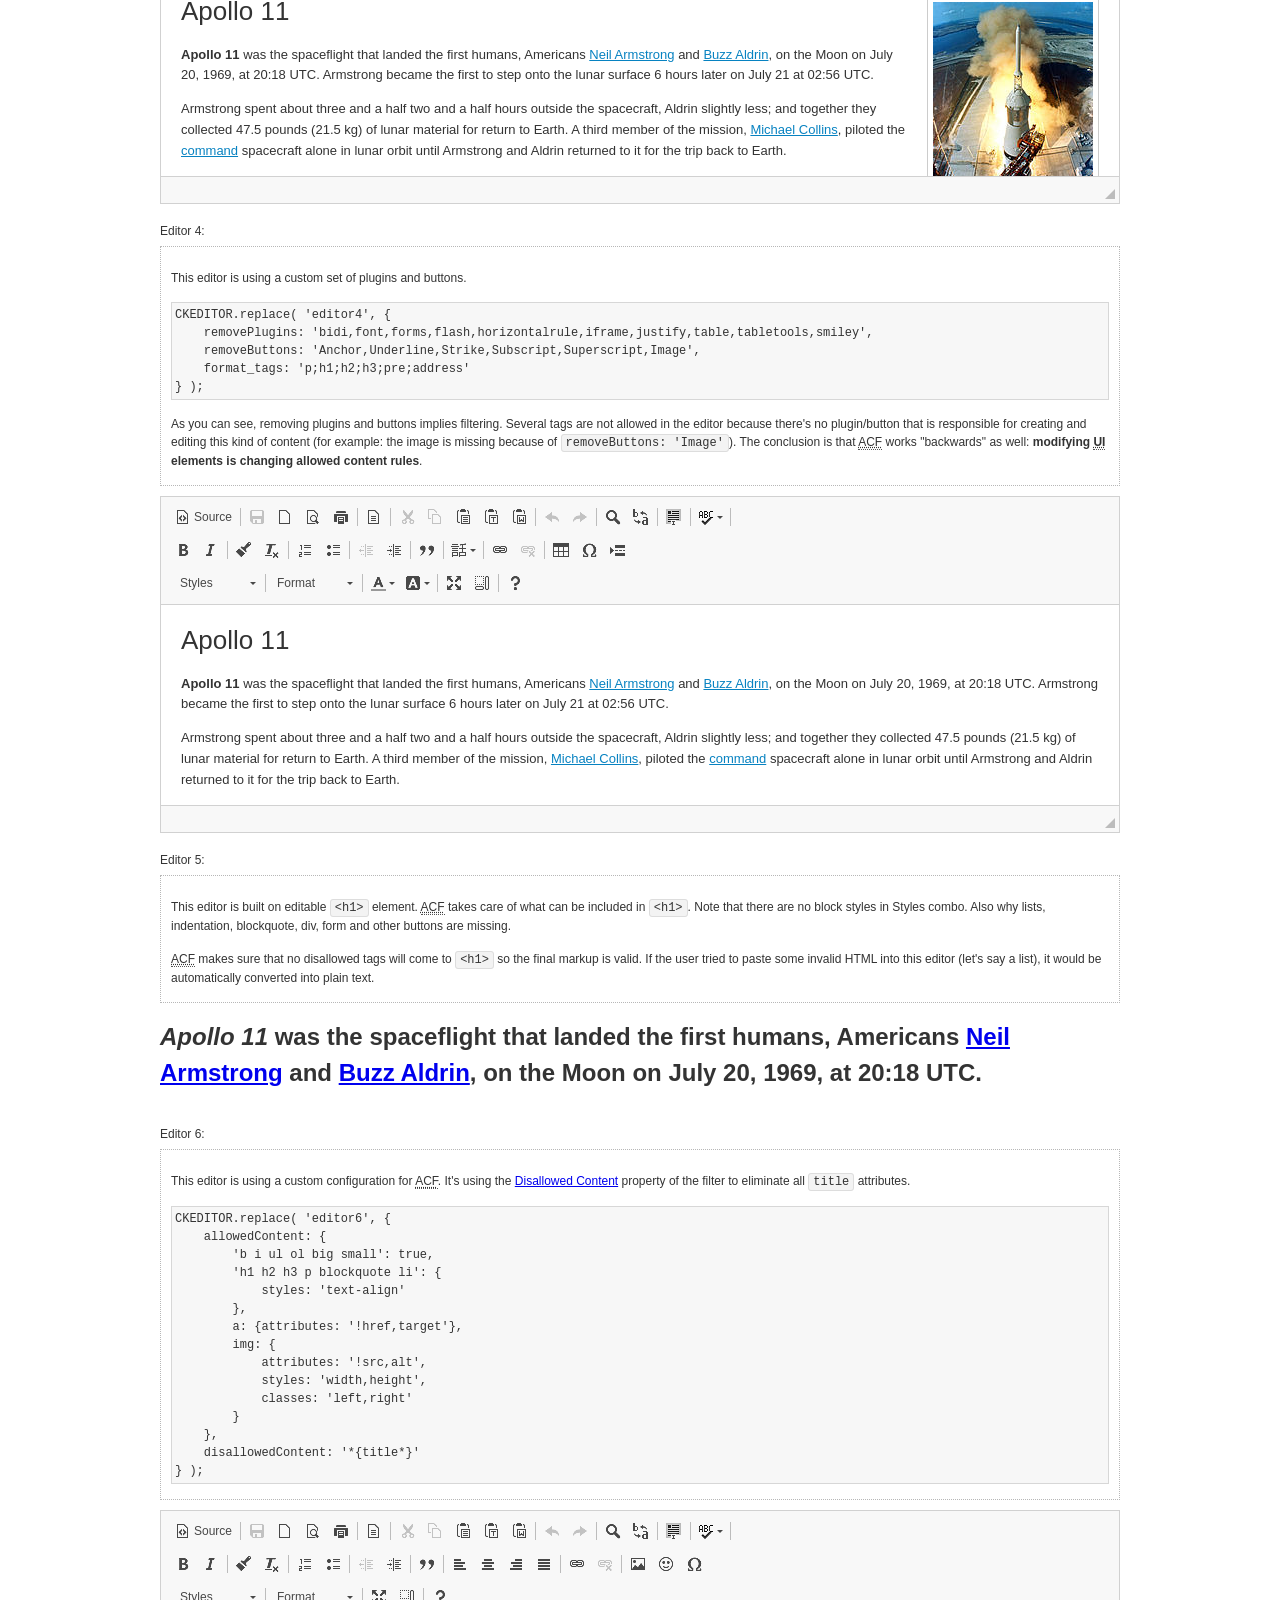
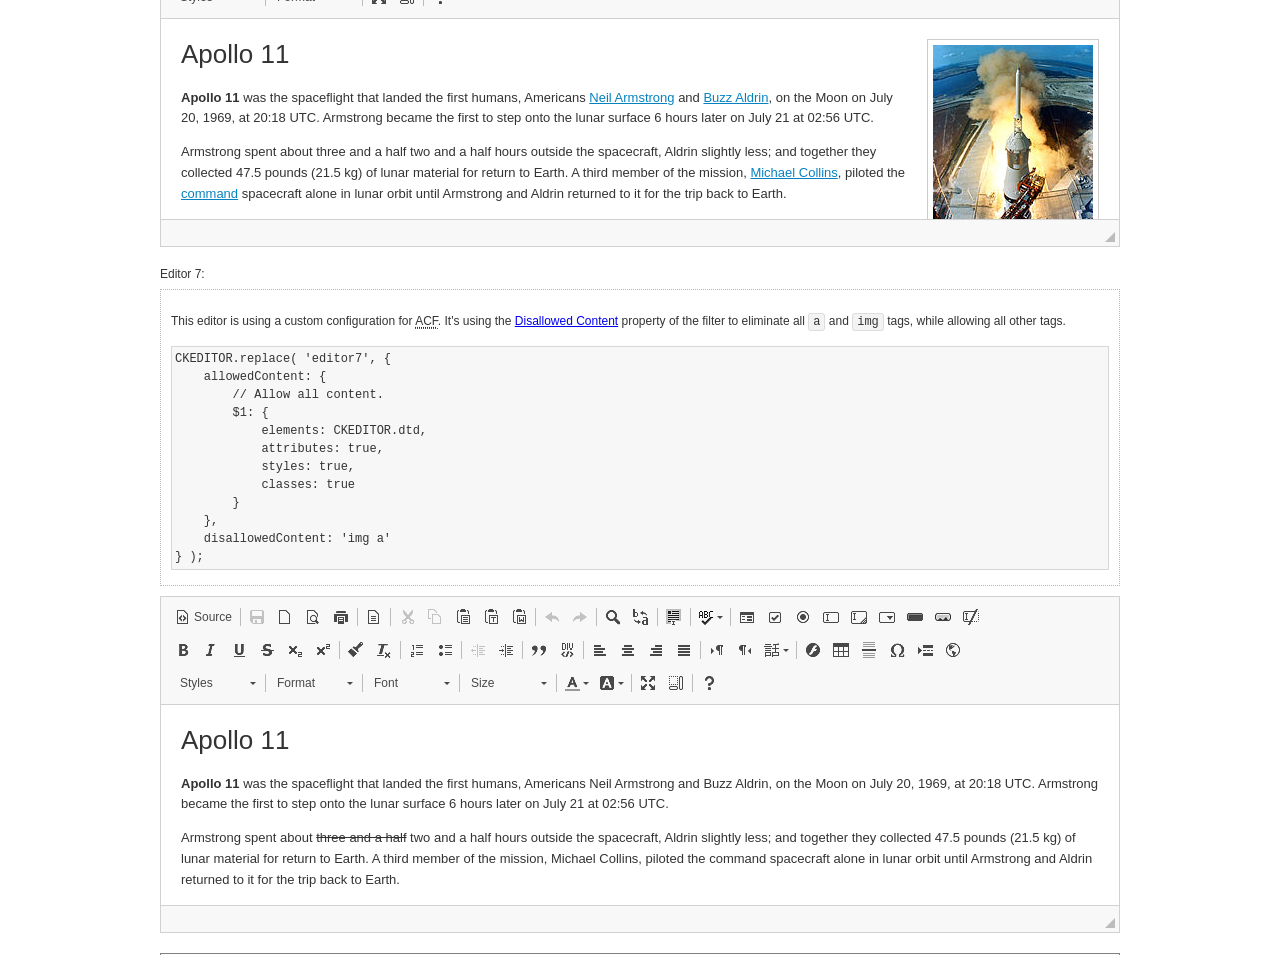
<file: form_admin/ckeditor/samples/old/datafiltering.html>
<!DOCTYPE html>
<!--
Copyright (c) 2003-2019, CKSource - Frederico Knabben. All rights reserved.
For licensing, see LICENSE.md or https://ckeditor.com/legal/ckeditor-oss-license
-->
<html lang="en">
<head>
	<meta charset="utf-8">
	<title>Data Filtering &mdash; CKEditor Sample</title>
	<script src="../../ckeditor.js"></script>
	<link rel="stylesheet" href="sample.css">
	<meta name="description" content="Try the latest sample of CKEditor 4 and learn more about customizing your WYSIWYG editor with endless possibilities.">
	<script>
		// Remove advanced tabs for all editors.
		CKEDITOR.config.removeDialogTabs = 'image:advanced;link:advanced;flash:advanced;creatediv:advanced;editdiv:advanced';
	</script>
</head>
<body>
	<h1 class="samples">
		<a href="index.html">CKEditor Samples</a> &raquo; Data Filtering and Features Activation
	</h1>
	<div class="warning deprecated">
		This sample is not maintained anymore. Check out its <a href="https://ckeditor.com/docs/ckeditor4/latest/examples/acf.html">brand new version in CKEditor Examples</a>.
	</div>
	<div class="description">
		<p>
			This sample page demonstrates the idea of Advanced Content Filter
			(<abbr title="Advanced Content Filter">ACF</abbr>), a sophisticated
			tool that takes control over what kind of data is accepted by the editor and what
			kind of output is produced.
		</p>
		<h2>When and what is being filtered?</h2>
		<p>
			<abbr title="Advanced Content Filter">ACF</abbr> controls
			<strong>every single source of data</strong> that comes to the editor.
			It process both HTML that is inserted manually (i.e. pasted by the user)
			and programmatically like:
		</p>
<pre class="samples">
editor.setData( '&lt;p&gt;Hello world!&lt;/p&gt;' );
</pre>
		<p>
			<abbr title="Advanced Content Filter">ACF</abbr> discards invalid,
			useless HTML tags and attributes so the editor remains "clean" during
			runtime. <abbr title="Advanced Content Filter">ACF</abbr> behaviour
			can be configured and adjusted for a particular case to prevent the
			output HTML (i.e. in CMS systems) from being polluted.

			This kind of filtering is a first, client-side line of defense
			against "<a href="http://en.wikipedia.org/wiki/Tag_soup">tag soups</a>",
			the tool that precisely restricts which tags, attributes and styles
			are allowed (desired). When properly configured, <abbr title="Advanced Content Filter">ACF</abbr>
			is an easy and fast way to produce a high-quality, intentionally filtered HTML.
		</p>

		<h3>How to configure or disable ACF?</h3>
		<p>
			Advanced Content Filter is enabled by default, working in "automatic mode", yet
			it provides a set of easy rules that allow adjusting filtering rules
			and disabling the entire feature when necessary. The config property
			responsible for this feature is <code><a class="samples"
			href="https://ckeditor.com/docs/ckeditor4/latest/api/CKEDITOR_config.html#cfg-allowedContent">config.allowedContent</a></code>.
		</p>
		<p>
			By "automatic mode" is meant that loaded plugins decide which kind
			of content is enabled and which is not. For example, if the link
			plugin is loaded it implies that <code>&lt;a&gt;</code> tag is
			automatically allowed. Each plugin is given a set
			of predefined <abbr title="Advanced Content Filter">ACF</abbr> rules
			that control the editor until <code><a class="samples"
			href="https://ckeditor.com/docs/ckeditor4/latest/api/CKEDITOR_config.html#cfg-allowedContent">
			config.allowedContent</a></code>
			is defined manually.
		</p>
		<p>
			Let's assume our intention is to restrict the editor to accept (produce) <strong>paragraphs
			only: no attributes, no styles, no other tags</strong>.
			With <abbr title="Advanced Content Filter">ACF</abbr>
			this is very simple. Basically set <code><a class="samples"
			href="https://ckeditor.com/docs/ckeditor4/latest/api/CKEDITOR_config.html#cfg-allowedContent">
			config.allowedContent</a></code> to <code>'p'</code>:
		</p>
<pre class="samples">
var editor = CKEDITOR.replace( <em>textarea_id</em>, {
	<strong>allowedContent: 'p'</strong>
} );
</pre>
		<p>
			Now try to play with allowed content:
		</p>
<pre class="samples">
// Trying to insert disallowed tag and attribute.
editor.setData( '&lt;p <strong>style="color: red"</strong>&gt;Hello <strong>&lt;em&gt;world&lt;/em&gt;</strong>!&lt;/p&gt;' );
alert( editor.getData() );

// Filtered data is returned.
"&lt;p&gt;Hello world!&lt;/p&gt;"
</pre>
		<p>
			What happened? Since <code>config.allowedContent: 'p'</code> is set the editor assumes
			that only plain <code>&lt;p&gt;</code> are accepted. Nothing more. This is why
			<code>style</code> attribute and <code>&lt;em&gt;</code> tag are gone. The same
			filtering would happen if we pasted disallowed HTML into this editor.
		</p>
		<p>
			This is just a small sample of what <abbr title="Advanced Content Filter">ACF</abbr>
			can do. To know more, please refer to the sample section below and
			<a href="https://ckeditor.com/docs/ckeditor4/latest/guide/dev_advanced_content_filter.html">the official Advanced Content Filter guide</a>.
		</p>
		<p>
			You may, of course, want CKEditor to avoid filtering of any kind.
			To get rid of <abbr title="Advanced Content Filter">ACF</abbr>,
			basically set <code><a class="samples"
			href="https://ckeditor.com/docs/ckeditor4/latest/api/CKEDITOR_config.html#cfg-allowedContent">
			config.allowedContent</a></code> to <code>true</code> like this:
		</p>
<pre class="samples">
CKEDITOR.replace( <em>textarea_id</em>, {
	<strong>allowedContent: true</strong>
} );
</pre>

		<h2>Beyond data flow: Features activation</h2>
		<p>
			<abbr title="Advanced Content Filter">ACF</abbr> is far more than
			<abbr title="Input/Output">I/O</abbr> control: the entire
			<abbr title="User Interface">UI</abbr> of the editor is adjusted to what
			filters restrict. For example: if <code>&lt;a&gt;</code> tag is
			<strong>disallowed</strong>
			by <abbr title="Advanced Content Filter">ACF</abbr>,
			then accordingly <code>link</code> command, toolbar button and link dialog
			are also disabled. Editor is smart: it knows which features must be
			removed from the interface to match filtering rules.
		</p>
		<p>
			CKEditor can be far more specific. If <code>&lt;a&gt;</code> tag is
			<strong>allowed</strong> by filtering rules to be used but it is restricted
			to have only one attribute (<code>href</code>)
			<code>config.allowedContent = 'a[!href]'</code>, then
			"Target" tab of the link dialog is automatically disabled as <code>target</code>
			attribute isn't included in <abbr title="Advanced Content Filter">ACF</abbr> rules
			for <code>&lt;a&gt;</code>. This behaviour applies to dialog fields, context
			menus and toolbar buttons.
		</p>

		<h2>Sample configurations</h2>
		<p>
			There are several editor instances below that present different
			<abbr title="Advanced Content Filter">ACF</abbr> setups. <strong>All of them,
			except the inline instance, share the same HTML content</strong> to visualize
			how different filtering rules affect the same input data.
		</p>
	</div>

	<div>
		<label for="editor1">
			Editor 1:
		</label>
		<div class="description">
			<p>
				This editor is using default configuration ("automatic mode"). It means that
				<code><a class="samples"
				href="https://ckeditor.com/docs/ckeditor4/latest/api/CKEDITOR_config.html#cfg-allowedContent">
				config.allowedContent</a></code> is defined by loaded plugins.
				Each plugin extends filtering rules to make it's own associated content
				available for the user.
			</p>
		</div>
		<textarea cols="80" id="editor1" name="editor1" rows="10">
			&lt;h1&gt;&lt;img alt=&quot;Saturn V carrying Apollo 11&quot; class=&quot;right&quot; src=&quot;assets/sample.jpg&quot;/&gt; Apollo 11&lt;/h1&gt; &lt;p&gt;&lt;b&gt;Apollo 11&lt;/b&gt; was the spaceflight that landed the first humans, Americans &lt;a href=&quot;http://en.wikipedia.org/wiki/Neil_Armstrong&quot; title=&quot;Neil Armstrong&quot;&gt;Neil Armstrong&lt;/a&gt; and &lt;a href=&quot;http://en.wikipedia.org/wiki/Buzz_Aldrin&quot; title=&quot;Buzz Aldrin&quot;&gt;Buzz Aldrin&lt;/a&gt;, on the Moon on July 20, 1969, at 20:18 UTC. Armstrong became the first to step onto the lunar surface 6 hours later on July 21 at 02:56 UTC.&lt;/p&gt; &lt;p&gt;Armstrong spent about &lt;s&gt;three and a half&lt;/s&gt; two and a half hours outside the spacecraft, Aldrin slightly less; and together they collected 47.5 pounds (21.5&amp;nbsp;kg) of lunar material for return to Earth. A third member of the mission, &lt;a href=&quot;http://en.wikipedia.org/wiki/Michael_Collins_(astronaut)&quot; title=&quot;Michael Collins (astronaut)&quot;&gt;Michael Collins&lt;/a&gt;, piloted the &lt;a href=&quot;http://en.wikipedia.org/wiki/Apollo_Command/Service_Module&quot; title=&quot;Apollo Command/Service Module&quot;&gt;command&lt;/a&gt; spacecraft alone in lunar orbit until Armstrong and Aldrin returned to it for the trip back to Earth.&lt;/p&gt; &lt;h2&gt;Broadcasting and &lt;em&gt;quotes&lt;/em&gt; &lt;a id=&quot;quotes&quot; name=&quot;quotes&quot;&gt;&lt;/a&gt;&lt;/h2&gt; &lt;p&gt;Broadcast on live TV to a world-wide audience, Armstrong stepped onto the lunar surface and described the event as:&lt;/p&gt; &lt;blockquote&gt;&lt;p&gt;One small step for [a] man, one giant leap for mankind.&lt;/p&gt;&lt;/blockquote&gt; &lt;p&gt;Apollo 11 effectively ended the &lt;a href=&quot;http://en.wikipedia.org/wiki/Space_Race&quot; title=&quot;Space Race&quot;&gt;Space Race&lt;/a&gt; and fulfilled a national goal proposed in 1961 by the late U.S. President &lt;a href=&quot;http://en.wikipedia.org/wiki/John_F._Kennedy&quot; title=&quot;John F. Kennedy&quot;&gt;John F. Kennedy&lt;/a&gt; in a speech before the United States Congress:&lt;/p&gt; &lt;blockquote&gt;&lt;p&gt;[...] before this decade is out, of landing a man on the Moon and returning him safely to the Earth.&lt;/p&gt;&lt;/blockquote&gt; &lt;h2&gt;Technical details &lt;a id=&quot;tech-details&quot; name=&quot;tech-details&quot;&gt;&lt;/a&gt;&lt;/h2&gt; &lt;table align=&quot;right&quot; border=&quot;1&quot; bordercolor=&quot;#ccc&quot; cellpadding=&quot;5&quot; cellspacing=&quot;0&quot; style=&quot;border-collapse:collapse;margin:10px 0 10px 15px;&quot;&gt; &lt;caption&gt;&lt;strong&gt;Mission crew&lt;/strong&gt;&lt;/caption&gt; &lt;thead&gt; &lt;tr&gt; &lt;th scope=&quot;col&quot;&gt;Position&lt;/th&gt; &lt;th scope=&quot;col&quot;&gt;Astronaut&lt;/th&gt; &lt;/tr&gt; &lt;/thead&gt; &lt;tbody&gt; &lt;tr&gt; &lt;td&gt;Commander&lt;/td&gt; &lt;td&gt;Neil A. Armstrong&lt;/td&gt; &lt;/tr&gt; &lt;tr&gt; &lt;td&gt;Command Module Pilot&lt;/td&gt; &lt;td&gt;Michael Collins&lt;/td&gt; &lt;/tr&gt; &lt;tr&gt; &lt;td&gt;Lunar Module Pilot&lt;/td&gt; &lt;td&gt;Edwin &amp;quot;Buzz&amp;quot; E. Aldrin, Jr.&lt;/td&gt; &lt;/tr&gt; &lt;/tbody&gt; &lt;/table&gt; &lt;p&gt;Launched by a &lt;strong&gt;Saturn V&lt;/strong&gt; rocket from &lt;a href=&quot;http://en.wikipedia.org/wiki/Kennedy_Space_Center&quot; title=&quot;Kennedy Space Center&quot;&gt;Kennedy Space Center&lt;/a&gt; in Merritt Island, Florida on July 16, Apollo 11 was the fifth manned mission of &lt;a href=&quot;http://en.wikipedia.org/wiki/NASA&quot; title=&quot;NASA&quot;&gt;NASA&lt;/a&gt;&amp;#39;s Apollo program. The Apollo spacecraft had three parts:&lt;/p&gt; &lt;ol&gt; &lt;li&gt;&lt;strong&gt;Command Module&lt;/strong&gt; with a cabin for the three astronauts which was the only part which landed back on Earth&lt;/li&gt; &lt;li&gt;&lt;strong&gt;Service Module&lt;/strong&gt; which supported the Command Module with propulsion, electrical power, oxygen and water&lt;/li&gt; &lt;li&gt;&lt;strong&gt;Lunar Module&lt;/strong&gt; for landing on the Moon.&lt;/li&gt; &lt;/ol&gt; &lt;p&gt;After being sent to the Moon by the Saturn V&amp;#39;s upper stage, the astronauts separated the spacecraft from it and travelled for three days until they entered into lunar orbit. Armstrong and Aldrin then moved into the Lunar Module and landed in the &lt;a href=&quot;http://en.wikipedia.org/wiki/Mare_Tranquillitatis&quot; title=&quot;Mare Tranquillitatis&quot;&gt;Sea of Tranquility&lt;/a&gt;. They stayed a total of about 21 and a half hours on the lunar surface. After lifting off in the upper part of the Lunar Module and rejoining Collins in the Command Module, they returned to Earth and landed in the &lt;a href=&quot;http://en.wikipedia.org/wiki/Pacific_Ocean&quot; title=&quot;Pacific Ocean&quot;&gt;Pacific Ocean&lt;/a&gt; on July 24.&lt;/p&gt; &lt;hr/&gt; &lt;p style=&quot;text-align: right;&quot;&gt;&lt;small&gt;Source: &lt;a href=&quot;http://en.wikipedia.org/wiki/Apollo_11&quot;&gt;Wikipedia.org&lt;/a&gt;&lt;/small&gt;&lt;/p&gt;
		</textarea>

		<script>

			CKEDITOR.replace( 'editor1' );

		</script>
	</div>

	<br>

	<div>
		<label for="editor2">
			Editor 2:
		</label>
		<div class="description">
			<p>
				This editor is using a custom configuration for
				<abbr title="Advanced Content Filter">ACF</abbr>:
			</p>
<pre class="samples">
CKEDITOR.replace( 'editor2', {
	allowedContent:
		'h1 h2 h3 p blockquote strong em;' +
		'a[!href];' +
		'img(left,right)[!src,alt,width,height];' +
		'table tr th td caption;' +
		'span{!font-family};' +'
		'span{!color};' +
		'span(!marker);' +
		'del ins'
} );
</pre>
			<p>
				The following rules may require additional explanation:
			</p>
			<ul>
				<li>
					<code>h1 h2 h3 p blockquote strong em</code> - These tags
					are accepted by the editor. Any tag attributes will be discarded.
				</li>
				<li>
					<code>a[!href]</code> - <code>href</code> attribute is obligatory
					for <code>&lt;a&gt;</code> tag. Tags without this attribute
					are disarded. No other attribute will be accepted.
				</li>
				<li>
					<code>img(left,right)[!src,alt,width,height]</code> - <code>src</code>
					attribute is obligatory for <code>&lt;img&gt;</code> tag.
					<code>alt</code>, <code>width</code>, <code>height</code>
					and <code>class</code> attributes are accepted but
					<code>class</code> must be either <code>class="left"</code>
					or <code>class="right"</code>
				</li>
				<li>
					<code>table tr th td caption</code> - These tags
					are accepted by the editor. Any tag attributes will be discarded.
				</li>
				<li>
					<code>span{!font-family}</code>, <code>span{!color}</code>,
					<code>span(!marker)</code> - <code>&lt;span&gt;</code> tags
					will be accepted if either <code>font-family</code> or
					<code>color</code> style is set or <code>class="marker"</code>
					is present.
				</li>
				<li>
					<code>del ins</code> - These tags
					are accepted by the editor. Any tag attributes will be discarded.
				</li>
			</ul>
			<p>
				Please note that <strong><abbr title="User Interface">UI</abbr> of the
				editor is different</strong>. It's a response to what happened to the filters.
				Since <code>text-align</code> isn't allowed, the align toolbar is gone.
				The same thing happened to subscript/superscript, strike, underline
				(<code>&lt;u&gt;</code>, <code>&lt;sub&gt;</code>, <code>&lt;sup&gt;</code>
				are disallowed by <code><a class="samples"
				href="https://ckeditor.com/docs/ckeditor4/latest/api/CKEDITOR_config.html#cfg-allowedContent">
				config.allowedContent</a></code>) and many other buttons.
			</p>
		</div>
		<textarea cols="80" id="editor2" name="editor2" rows="10">
			&lt;h1&gt;&lt;img alt=&quot;Saturn V carrying Apollo 11&quot; class=&quot;right&quot; src=&quot;assets/sample.jpg&quot;/&gt; Apollo 11&lt;/h1&gt; &lt;p&gt;&lt;b&gt;Apollo 11&lt;/b&gt; was the spaceflight that landed the first humans, Americans &lt;a href=&quot;http://en.wikipedia.org/wiki/Neil_Armstrong&quot; title=&quot;Neil Armstrong&quot;&gt;Neil Armstrong&lt;/a&gt; and &lt;a href=&quot;http://en.wikipedia.org/wiki/Buzz_Aldrin&quot; title=&quot;Buzz Aldrin&quot;&gt;Buzz Aldrin&lt;/a&gt;, on the Moon on July 20, 1969, at 20:18 UTC. Armstrong became the first to step onto the lunar surface 6 hours later on July 21 at 02:56 UTC.&lt;/p&gt; &lt;p&gt;Armstrong spent about &lt;s&gt;three and a half&lt;/s&gt; two and a half hours outside the spacecraft, Aldrin slightly less; and together they collected 47.5 pounds (21.5&amp;nbsp;kg) of lunar material for return to Earth. A third member of the mission, &lt;a href=&quot;http://en.wikipedia.org/wiki/Michael_Collins_(astronaut)&quot; title=&quot;Michael Collins (astronaut)&quot;&gt;Michael Collins&lt;/a&gt;, piloted the &lt;a href=&quot;http://en.wikipedia.org/wiki/Apollo_Command/Service_Module&quot; title=&quot;Apollo Command/Service Module&quot;&gt;command&lt;/a&gt; spacecraft alone in lunar orbit until Armstrong and Aldrin returned to it for the trip back to Earth.&lt;/p&gt; &lt;h2&gt;Broadcasting and &lt;em&gt;quotes&lt;/em&gt; &lt;a id=&quot;quotes&quot; name=&quot;quotes&quot;&gt;&lt;/a&gt;&lt;/h2&gt; &lt;p&gt;Broadcast on live TV to a world-wide audience, Armstrong stepped onto the lunar surface and described the event as:&lt;/p&gt; &lt;blockquote&gt;&lt;p&gt;One small step for [a] man, one giant leap for mankind.&lt;/p&gt;&lt;/blockquote&gt; &lt;p&gt;Apollo 11 effectively ended the &lt;a href=&quot;http://en.wikipedia.org/wiki/Space_Race&quot; title=&quot;Space Race&quot;&gt;Space Race&lt;/a&gt; and fulfilled a national goal proposed in 1961 by the late U.S. President &lt;a href=&quot;http://en.wikipedia.org/wiki/John_F._Kennedy&quot; title=&quot;John F. Kennedy&quot;&gt;John F. Kennedy&lt;/a&gt; in a speech before the United States Congress:&lt;/p&gt; &lt;blockquote&gt;&lt;p&gt;[...] before this decade is out, of landing a man on the Moon and returning him safely to the Earth.&lt;/p&gt;&lt;/blockquote&gt; &lt;h2&gt;Technical details &lt;a id=&quot;tech-details&quot; name=&quot;tech-details&quot;&gt;&lt;/a&gt;&lt;/h2&gt; &lt;table align=&quot;right&quot; border=&quot;1&quot; bordercolor=&quot;#ccc&quot; cellpadding=&quot;5&quot; cellspacing=&quot;0&quot; style=&quot;border-collapse:collapse;margin:10px 0 10px 15px;&quot;&gt; &lt;caption&gt;&lt;strong&gt;Mission crew&lt;/strong&gt;&lt;/caption&gt; &lt;thead&gt; &lt;tr&gt; &lt;th scope=&quot;col&quot;&gt;Position&lt;/th&gt; &lt;th scope=&quot;col&quot;&gt;Astronaut&lt;/th&gt; &lt;/tr&gt; &lt;/thead&gt; &lt;tbody&gt; &lt;tr&gt; &lt;td&gt;Commander&lt;/td&gt; &lt;td&gt;Neil A. Armstrong&lt;/td&gt; &lt;/tr&gt; &lt;tr&gt; &lt;td&gt;Command Module Pilot&lt;/td&gt; &lt;td&gt;Michael Collins&lt;/td&gt; &lt;/tr&gt; &lt;tr&gt; &lt;td&gt;Lunar Module Pilot&lt;/td&gt; &lt;td&gt;Edwin &amp;quot;Buzz&amp;quot; E. Aldrin, Jr.&lt;/td&gt; &lt;/tr&gt; &lt;/tbody&gt; &lt;/table&gt; &lt;p&gt;Launched by a &lt;strong&gt;Saturn V&lt;/strong&gt; rocket from &lt;a href=&quot;http://en.wikipedia.org/wiki/Kennedy_Space_Center&quot; title=&quot;Kennedy Space Center&quot;&gt;Kennedy Space Center&lt;/a&gt; in Merritt Island, Florida on July 16, Apollo 11 was the fifth manned mission of &lt;a href=&quot;http://en.wikipedia.org/wiki/NASA&quot; title=&quot;NASA&quot;&gt;NASA&lt;/a&gt;&amp;#39;s Apollo program. The Apollo spacecraft had three parts:&lt;/p&gt; &lt;ol&gt; &lt;li&gt;&lt;strong&gt;Command Module&lt;/strong&gt; with a cabin for the three astronauts which was the only part which landed back on Earth&lt;/li&gt; &lt;li&gt;&lt;strong&gt;Service Module&lt;/strong&gt; which supported the Command Module with propulsion, electrical power, oxygen and water&lt;/li&gt; &lt;li&gt;&lt;strong&gt;Lunar Module&lt;/strong&gt; for landing on the Moon.&lt;/li&gt; &lt;/ol&gt; &lt;p&gt;After being sent to the Moon by the Saturn V&amp;#39;s upper stage, the astronauts separated the spacecraft from it and travelled for three days until they entered into lunar orbit. Armstrong and Aldrin then moved into the Lunar Module and landed in the &lt;a href=&quot;http://en.wikipedia.org/wiki/Mare_Tranquillitatis&quot; title=&quot;Mare Tranquillitatis&quot;&gt;Sea of Tranquility&lt;/a&gt;. They stayed a total of about 21 and a half hours on the lunar surface. After lifting off in the upper part of the Lunar Module and rejoining Collins in the Command Module, they returned to Earth and landed in the &lt;a href=&quot;http://en.wikipedia.org/wiki/Pacific_Ocean&quot; title=&quot;Pacific Ocean&quot;&gt;Pacific Ocean&lt;/a&gt; on July 24.&lt;/p&gt; &lt;hr/&gt; &lt;p style=&quot;text-align: right;&quot;&gt;&lt;small&gt;Source: &lt;a href=&quot;http://en.wikipedia.org/wiki/Apollo_11&quot;&gt;Wikipedia.org&lt;/a&gt;&lt;/small&gt;&lt;/p&gt;
		</textarea>
		<script>

			CKEDITOR.replace( 'editor2', {
				allowedContent:
					'h1 h2 h3 p blockquote strong em;' +
					'a[!href];' +
					'img(left,right)[!src,alt,width,height];' +
					'table tr th td caption;' +
					'span{!font-family};' +
					'span{!color};' +
					'span(!marker);' +
					'del ins'
			} );

		</script>
	</div>

	<br>

	<div>
		<label for="editor3">
			Editor 3:
		</label>
		<div class="description">
			<p>
				This editor is using a custom configuration for
				<abbr title="Advanced Content Filter">ACF</abbr>.
				Note that filters can be configured as an object literal
				as an alternative to a string-based definition.
			</p>
<pre class="samples">
CKEDITOR.replace( 'editor3', {
	allowedContent: {
		'b i ul ol big small': true,
		'h1 h2 h3 p blockquote li': {
			styles: 'text-align'
		},
		a: { attributes: '!href,target' },
		img: {
			attributes: '!src,alt',
			styles: 'width,height',
			classes: 'left,right'
		}
	}
} );
</pre>
		</div>
		<textarea cols="80" id="editor3" name="editor3" rows="10">
			&lt;h1&gt;&lt;img alt=&quot;Saturn V carrying Apollo 11&quot; class=&quot;right&quot; src=&quot;assets/sample.jpg&quot;/&gt; Apollo 11&lt;/h1&gt; &lt;p&gt;&lt;b&gt;Apollo 11&lt;/b&gt; was the spaceflight that landed the first humans, Americans &lt;a href=&quot;http://en.wikipedia.org/wiki/Neil_Armstrong&quot; title=&quot;Neil Armstrong&quot;&gt;Neil Armstrong&lt;/a&gt; and &lt;a href=&quot;http://en.wikipedia.org/wiki/Buzz_Aldrin&quot; title=&quot;Buzz Aldrin&quot;&gt;Buzz Aldrin&lt;/a&gt;, on the Moon on July 20, 1969, at 20:18 UTC. Armstrong became the first to step onto the lunar surface 6 hours later on July 21 at 02:56 UTC.&lt;/p&gt; &lt;p&gt;Armstrong spent about &lt;s&gt;three and a half&lt;/s&gt; two and a half hours outside the spacecraft, Aldrin slightly less; and together they collected 47.5 pounds (21.5&amp;nbsp;kg) of lunar material for return to Earth. A third member of the mission, &lt;a href=&quot;http://en.wikipedia.org/wiki/Michael_Collins_(astronaut)&quot; title=&quot;Michael Collins (astronaut)&quot;&gt;Michael Collins&lt;/a&gt;, piloted the &lt;a href=&quot;http://en.wikipedia.org/wiki/Apollo_Command/Service_Module&quot; title=&quot;Apollo Command/Service Module&quot;&gt;command&lt;/a&gt; spacecraft alone in lunar orbit until Armstrong and Aldrin returned to it for the trip back to Earth.&lt;/p&gt; &lt;h2&gt;Broadcasting and &lt;em&gt;quotes&lt;/em&gt; &lt;a id=&quot;quotes&quot; name=&quot;quotes&quot;&gt;&lt;/a&gt;&lt;/h2&gt; &lt;p&gt;Broadcast on live TV to a world-wide audience, Armstrong stepped onto the lunar surface and described the event as:&lt;/p&gt; &lt;blockquote&gt;&lt;p&gt;One small step for [a] man, one giant leap for mankind.&lt;/p&gt;&lt;/blockquote&gt; &lt;p&gt;Apollo 11 effectively ended the &lt;a href=&quot;http://en.wikipedia.org/wiki/Space_Race&quot; title=&quot;Space Race&quot;&gt;Space Race&lt;/a&gt; and fulfilled a national goal proposed in 1961 by the late U.S. President &lt;a href=&quot;http://en.wikipedia.org/wiki/John_F._Kennedy&quot; title=&quot;John F. Kennedy&quot;&gt;John F. Kennedy&lt;/a&gt; in a speech before the United States Congress:&lt;/p&gt; &lt;blockquote&gt;&lt;p&gt;[...] before this decade is out, of landing a man on the Moon and returning him safely to the Earth.&lt;/p&gt;&lt;/blockquote&gt; &lt;h2&gt;Technical details &lt;a id=&quot;tech-details&quot; name=&quot;tech-details&quot;&gt;&lt;/a&gt;&lt;/h2&gt; &lt;table align=&quot;right&quot; border=&quot;1&quot; bordercolor=&quot;#ccc&quot; cellpadding=&quot;5&quot; cellspacing=&quot;0&quot; style=&quot;border-collapse:collapse;margin:10px 0 10px 15px;&quot;&gt; &lt;caption&gt;&lt;strong&gt;Mission crew&lt;/strong&gt;&lt;/caption&gt; &lt;thead&gt; &lt;tr&gt; &lt;th scope=&quot;col&quot;&gt;Position&lt;/th&gt; &lt;th scope=&quot;col&quot;&gt;Astronaut&lt;/th&gt; &lt;/tr&gt; &lt;/thead&gt; &lt;tbody&gt; &lt;tr&gt; &lt;td&gt;Commander&lt;/td&gt; &lt;td&gt;Neil A. Armstrong&lt;/td&gt; &lt;/tr&gt; &lt;tr&gt; &lt;td&gt;Command Module Pilot&lt;/td&gt; &lt;td&gt;Michael Collins&lt;/td&gt; &lt;/tr&gt; &lt;tr&gt; &lt;td&gt;Lunar Module Pilot&lt;/td&gt; &lt;td&gt;Edwin &amp;quot;Buzz&amp;quot; E. Aldrin, Jr.&lt;/td&gt; &lt;/tr&gt; &lt;/tbody&gt; &lt;/table&gt; &lt;p&gt;Launched by a &lt;strong&gt;Saturn V&lt;/strong&gt; rocket from &lt;a href=&quot;http://en.wikipedia.org/wiki/Kennedy_Space_Center&quot; title=&quot;Kennedy Space Center&quot;&gt;Kennedy Space Center&lt;/a&gt; in Merritt Island, Florida on July 16, Apollo 11 was the fifth manned mission of &lt;a href=&quot;http://en.wikipedia.org/wiki/NASA&quot; title=&quot;NASA&quot;&gt;NASA&lt;/a&gt;&amp;#39;s Apollo program. The Apollo spacecraft had three parts:&lt;/p&gt; &lt;ol&gt; &lt;li&gt;&lt;strong&gt;Command Module&lt;/strong&gt; with a cabin for the three astronauts which was the only part which landed back on Earth&lt;/li&gt; &lt;li&gt;&lt;strong&gt;Service Module&lt;/strong&gt; which supported the Command Module with propulsion, electrical power, oxygen and water&lt;/li&gt; &lt;li&gt;&lt;strong&gt;Lunar Module&lt;/strong&gt; for landing on the Moon.&lt;/li&gt; &lt;/ol&gt; &lt;p&gt;After being sent to the Moon by the Saturn V&amp;#39;s upper stage, the astronauts separated the spacecraft from it and travelled for three days until they entered into lunar orbit. Armstrong and Aldrin then moved into the Lunar Module and landed in the &lt;a href=&quot;http://en.wikipedia.org/wiki/Mare_Tranquillitatis&quot; title=&quot;Mare Tranquillitatis&quot;&gt;Sea of Tranquility&lt;/a&gt;. They stayed a total of about 21 and a half hours on the lunar surface. After lifting off in the upper part of the Lunar Module and rejoining Collins in the Command Module, they returned to Earth and landed in the &lt;a href=&quot;http://en.wikipedia.org/wiki/Pacific_Ocean&quot; title=&quot;Pacific Ocean&quot;&gt;Pacific Ocean&lt;/a&gt; on July 24.&lt;/p&gt; &lt;hr/&gt; &lt;p style=&quot;text-align: right;&quot;&gt;&lt;small&gt;Source: &lt;a href=&quot;http://en.wikipedia.org/wiki/Apollo_11&quot;&gt;Wikipedia.org&lt;/a&gt;&lt;/small&gt;&lt;/p&gt;
		</textarea>
		<script>

			CKEDITOR.replace( 'editor3', {
				allowedContent: {
					'b i ul ol big small': true,
					'h1 h2 h3 p blockquote li': {
						styles: 'text-align'
					},
					a: { attributes: '!href,target' },
					img: {
						attributes: '!src,alt',
						styles: 'width,height',
						classes: 'left,right'
					}
				}
			} );

		</script>
	</div>

	<br>

	<div>
		<label for="editor4">
			Editor 4:
		</label>
		<div class="description">
			<p>
				This editor is using a custom set of plugins and buttons.
			</p>
<pre class="samples">
CKEDITOR.replace( 'editor4', {
	removePlugins: 'bidi,font,forms,flash,horizontalrule,iframe,justify,table,tabletools,smiley',
	removeButtons: 'Anchor,Underline,Strike,Subscript,Superscript,Image',
	format_tags: 'p;h1;h2;h3;pre;address'
} );
</pre>
			<p>
				As you can see, removing plugins and buttons implies filtering.
				Several tags are not allowed in the editor because there's no
				plugin/button that is responsible for creating and editing this
				kind of content (for example: the image is missing because
				of <code>removeButtons: 'Image'</code>). The conclusion is that
				<abbr title="Advanced Content Filter">ACF</abbr> works "backwards"
				as well: <strong>modifying <abbr title="User Interface">UI</abbr>
				elements is changing allowed content rules</strong>.
			</p>
		</div>
		<textarea cols="80" id="editor4" name="editor4" rows="10">
			&lt;h1&gt;&lt;img alt=&quot;Saturn V carrying Apollo 11&quot; class=&quot;right&quot; src=&quot;assets/sample.jpg&quot;/&gt; Apollo 11&lt;/h1&gt; &lt;p&gt;&lt;b&gt;Apollo 11&lt;/b&gt; was the spaceflight that landed the first humans, Americans &lt;a href=&quot;http://en.wikipedia.org/wiki/Neil_Armstrong&quot; title=&quot;Neil Armstrong&quot;&gt;Neil Armstrong&lt;/a&gt; and &lt;a href=&quot;http://en.wikipedia.org/wiki/Buzz_Aldrin&quot; title=&quot;Buzz Aldrin&quot;&gt;Buzz Aldrin&lt;/a&gt;, on the Moon on July 20, 1969, at 20:18 UTC. Armstrong became the first to step onto the lunar surface 6 hours later on July 21 at 02:56 UTC.&lt;/p&gt; &lt;p&gt;Armstrong spent about &lt;s&gt;three and a half&lt;/s&gt; two and a half hours outside the spacecraft, Aldrin slightly less; and together they collected 47.5 pounds (21.5&amp;nbsp;kg) of lunar material for return to Earth. A third member of the mission, &lt;a href=&quot;http://en.wikipedia.org/wiki/Michael_Collins_(astronaut)&quot; title=&quot;Michael Collins (astronaut)&quot;&gt;Michael Collins&lt;/a&gt;, piloted the &lt;a href=&quot;http://en.wikipedia.org/wiki/Apollo_Command/Service_Module&quot; title=&quot;Apollo Command/Service Module&quot;&gt;command&lt;/a&gt; spacecraft alone in lunar orbit until Armstrong and Aldrin returned to it for the trip back to Earth.&lt;/p&gt; &lt;h2&gt;Broadcasting and &lt;em&gt;quotes&lt;/em&gt; &lt;a id=&quot;quotes&quot; name=&quot;quotes&quot;&gt;&lt;/a&gt;&lt;/h2&gt; &lt;p&gt;Broadcast on live TV to a world-wide audience, Armstrong stepped onto the lunar surface and described the event as:&lt;/p&gt; &lt;blockquote&gt;&lt;p&gt;One small step for [a] man, one giant leap for mankind.&lt;/p&gt;&lt;/blockquote&gt; &lt;p&gt;Apollo 11 effectively ended the &lt;a href=&quot;http://en.wikipedia.org/wiki/Space_Race&quot; title=&quot;Space Race&quot;&gt;Space Race&lt;/a&gt; and fulfilled a national goal proposed in 1961 by the late U.S. President &lt;a href=&quot;http://en.wikipedia.org/wiki/John_F._Kennedy&quot; title=&quot;John F. Kennedy&quot;&gt;John F. Kennedy&lt;/a&gt; in a speech before the United States Congress:&lt;/p&gt; &lt;blockquote&gt;&lt;p&gt;[...] before this decade is out, of landing a man on the Moon and returning him safely to the Earth.&lt;/p&gt;&lt;/blockquote&gt; &lt;h2&gt;Technical details &lt;a id=&quot;tech-details&quot; name=&quot;tech-details&quot;&gt;&lt;/a&gt;&lt;/h2&gt; &lt;table align=&quot;right&quot; border=&quot;1&quot; bordercolor=&quot;#ccc&quot; cellpadding=&quot;5&quot; cellspacing=&quot;0&quot; style=&quot;border-collapse:collapse;margin:10px 0 10px 15px;&quot;&gt; &lt;caption&gt;&lt;strong&gt;Mission crew&lt;/strong&gt;&lt;/caption&gt; &lt;thead&gt; &lt;tr&gt; &lt;th scope=&quot;col&quot;&gt;Position&lt;/th&gt; &lt;th scope=&quot;col&quot;&gt;Astronaut&lt;/th&gt; &lt;/tr&gt; &lt;/thead&gt; &lt;tbody&gt; &lt;tr&gt; &lt;td&gt;Commander&lt;/td&gt; &lt;td&gt;Neil A. Armstrong&lt;/td&gt; &lt;/tr&gt; &lt;tr&gt; &lt;td&gt;Command Module Pilot&lt;/td&gt; &lt;td&gt;Michael Collins&lt;/td&gt; &lt;/tr&gt; &lt;tr&gt; &lt;td&gt;Lunar Module Pilot&lt;/td&gt; &lt;td&gt;Edwin &amp;quot;Buzz&amp;quot; E. Aldrin, Jr.&lt;/td&gt; &lt;/tr&gt; &lt;/tbody&gt; &lt;/table&gt; &lt;p&gt;Launched by a &lt;strong&gt;Saturn V&lt;/strong&gt; rocket from &lt;a href=&quot;http://en.wikipedia.org/wiki/Kennedy_Space_Center&quot; title=&quot;Kennedy Space Center&quot;&gt;Kennedy Space Center&lt;/a&gt; in Merritt Island, Florida on July 16, Apollo 11 was the fifth manned mission of &lt;a href=&quot;http://en.wikipedia.org/wiki/NASA&quot; title=&quot;NASA&quot;&gt;NASA&lt;/a&gt;&amp;#39;s Apollo program. The Apollo spacecraft had three parts:&lt;/p&gt; &lt;ol&gt; &lt;li&gt;&lt;strong&gt;Command Module&lt;/strong&gt; with a cabin for the three astronauts which was the only part which landed back on Earth&lt;/li&gt; &lt;li&gt;&lt;strong&gt;Service Module&lt;/strong&gt; which supported the Command Module with propulsion, electrical power, oxygen and water&lt;/li&gt; &lt;li&gt;&lt;strong&gt;Lunar Module&lt;/strong&gt; for landing on the Moon.&lt;/li&gt; &lt;/ol&gt; &lt;p&gt;After being sent to the Moon by the Saturn V&amp;#39;s upper stage, the astronauts separated the spacecraft from it and travelled for three days until they entered into lunar orbit. Armstrong and Aldrin then moved into the Lunar Module and landed in the &lt;a href=&quot;http://en.wikipedia.org/wiki/Mare_Tranquillitatis&quot; title=&quot;Mare Tranquillitatis&quot;&gt;Sea of Tranquility&lt;/a&gt;. They stayed a total of about 21 and a half hours on the lunar surface. After lifting off in the upper part of the Lunar Module and rejoining Collins in the Command Module, they returned to Earth and landed in the &lt;a href=&quot;http://en.wikipedia.org/wiki/Pacific_Ocean&quot; title=&quot;Pacific Ocean&quot;&gt;Pacific Ocean&lt;/a&gt; on July 24.&lt;/p&gt; &lt;hr/&gt; &lt;p style=&quot;text-align: right;&quot;&gt;&lt;small&gt;Source: &lt;a href=&quot;http://en.wikipedia.org/wiki/Apollo_11&quot;&gt;Wikipedia.org&lt;/a&gt;&lt;/small&gt;&lt;/p&gt;
		</textarea>
		<script>

			CKEDITOR.replace( 'editor4', {
				removePlugins: 'bidi,div,font,forms,flash,horizontalrule,iframe,justify,table,tabletools,smiley',
				removeButtons: 'Anchor,Underline,Strike,Subscript,Superscript,Image',
				format_tags: 'p;h1;h2;h3;pre;address'
			} );

		</script>
	</div>

	<br>

	<div>
		<label for="editor5">
			Editor 5:
		</label>
		<div class="description">
			<p>
				This editor is built on editable <code>&lt;h1&gt;</code> element.
				<abbr title="Advanced Content Filter">ACF</abbr> takes care of
				what can be included in <code>&lt;h1&gt;</code>. Note that there
				are no block styles in Styles combo. Also why lists, indentation,
				blockquote, div, form and other buttons are missing.
			</p>
			<p>
				<abbr title="Advanced Content Filter">ACF</abbr> makes sure that
				no disallowed tags will come to <code>&lt;h1&gt;</code> so the final
				markup is valid. If the user tried to paste some invalid HTML
				into this editor (let's say a list), it would be automatically
				converted into plain text.
			</p>
		</div>
		<h1 id="editor5" contenteditable="true">
			<em>Apollo 11</em> was the spaceflight that landed the first humans, Americans <a href="http://en.wikipedia.org/wiki/Neil_Armstrong" title="Neil Armstrong">Neil Armstrong</a> and <a href="http://en.wikipedia.org/wiki/Buzz_Aldrin" title="Buzz Aldrin">Buzz Aldrin</a>, on the Moon on July 20, 1969, at 20:18 UTC.
		</h1>
	</div>

	<br>

	<div>
		<label for="editor3">
			Editor 6:
		</label>
		<div class="description">
			<p>
				This editor is using a custom configuration for <abbr title="Advanced Content Filter">ACF</abbr>.
				It's using the <a href="https://ckeditor.com/docs/ckeditor4/latest/guide/dev_disallowed_content.html" rel="noopener noreferrer" target="_blank">
				Disallowed Content</a> property of the filter to eliminate all <code>title</code> attributes.
			</p>

<pre class="samples">
CKEDITOR.replace( 'editor6', {
	allowedContent: {
		'b i ul ol big small': true,
		'h1 h2 h3 p blockquote li': {
			styles: 'text-align'
		},
		a: {attributes: '!href,target'},
		img: {
			attributes: '!src,alt',
			styles: 'width,height',
			classes: 'left,right'
		}
	},
	disallowedContent: '*{title*}'
} );
</pre>
		</div>
		<textarea cols="80" id="editor6" name="editor6" rows="10">
			&lt;h1&gt;&lt;img alt=&quot;Saturn V carrying Apollo 11&quot; class=&quot;right&quot; src=&quot;assets/sample.jpg&quot;/&gt; Apollo 11&lt;/h1&gt; &lt;p&gt;&lt;b&gt;Apollo 11&lt;/b&gt; was the spaceflight that landed the first humans, Americans &lt;a href=&quot;http://en.wikipedia.org/wiki/Neil_Armstrong&quot; title=&quot;Neil Armstrong&quot;&gt;Neil Armstrong&lt;/a&gt; and &lt;a href=&quot;http://en.wikipedia.org/wiki/Buzz_Aldrin&quot; title=&quot;Buzz Aldrin&quot;&gt;Buzz Aldrin&lt;/a&gt;, on the Moon on July 20, 1969, at 20:18 UTC. Armstrong became the first to step onto the lunar surface 6 hours later on July 21 at 02:56 UTC.&lt;/p&gt; &lt;p&gt;Armstrong spent about &lt;s&gt;three and a half&lt;/s&gt; two and a half hours outside the spacecraft, Aldrin slightly less; and together they collected 47.5 pounds (21.5&amp;nbsp;kg) of lunar material for return to Earth. A third member of the mission, &lt;a href=&quot;http://en.wikipedia.org/wiki/Michael_Collins_(astronaut)&quot; title=&quot;Michael Collins (astronaut)&quot;&gt;Michael Collins&lt;/a&gt;, piloted the &lt;a href=&quot;http://en.wikipedia.org/wiki/Apollo_Command/Service_Module&quot; title=&quot;Apollo Command/Service Module&quot;&gt;command&lt;/a&gt; spacecraft alone in lunar orbit until Armstrong and Aldrin returned to it for the trip back to Earth.&lt;/p&gt; &lt;h2&gt;Broadcasting and &lt;em&gt;quotes&lt;/em&gt; &lt;a id=&quot;quotes&quot; name=&quot;quotes&quot;&gt;&lt;/a&gt;&lt;/h2&gt; &lt;p&gt;Broadcast on live TV to a world-wide audience, Armstrong stepped onto the lunar surface and described the event as:&lt;/p&gt; &lt;blockquote&gt;&lt;p&gt;One small step for [a] man, one giant leap for mankind.&lt;/p&gt;&lt;/blockquote&gt; &lt;p&gt;Apollo 11 effectively ended the &lt;a href=&quot;http://en.wikipedia.org/wiki/Space_Race&quot; title=&quot;Space Race&quot;&gt;Space Race&lt;/a&gt; and fulfilled a national goal proposed in 1961 by the late U.S. President &lt;a href=&quot;http://en.wikipedia.org/wiki/John_F._Kennedy&quot; title=&quot;John F. Kennedy&quot;&gt;John F. Kennedy&lt;/a&gt; in a speech before the United States Congress:&lt;/p&gt; &lt;blockquote&gt;&lt;p&gt;[...] before this decade is out, of landing a man on the Moon and returning him safely to the Earth.&lt;/p&gt;&lt;/blockquote&gt; &lt;h2&gt;Technical details &lt;a id=&quot;tech-details&quot; name=&quot;tech-details&quot;&gt;&lt;/a&gt;&lt;/h2&gt; &lt;table align=&quot;right&quot; border=&quot;1&quot; bordercolor=&quot;#ccc&quot; cellpadding=&quot;5&quot; cellspacing=&quot;0&quot; style=&quot;border-collapse:collapse;margin:10px 0 10px 15px;&quot;&gt; &lt;caption&gt;&lt;strong&gt;Mission crew&lt;/strong&gt;&lt;/caption&gt; &lt;thead&gt; &lt;tr&gt; &lt;th scope=&quot;col&quot;&gt;Position&lt;/th&gt; &lt;th scope=&quot;col&quot;&gt;Astronaut&lt;/th&gt; &lt;/tr&gt; &lt;/thead&gt; &lt;tbody&gt; &lt;tr&gt; &lt;td&gt;Commander&lt;/td&gt; &lt;td&gt;Neil A. Armstrong&lt;/td&gt; &lt;/tr&gt; &lt;tr&gt; &lt;td&gt;Command Module Pilot&lt;/td&gt; &lt;td&gt;Michael Collins&lt;/td&gt; &lt;/tr&gt; &lt;tr&gt; &lt;td&gt;Lunar Module Pilot&lt;/td&gt; &lt;td&gt;Edwin &amp;quot;Buzz&amp;quot; E. Aldrin, Jr.&lt;/td&gt; &lt;/tr&gt; &lt;/tbody&gt; &lt;/table&gt; &lt;p&gt;Launched by a &lt;strong&gt;Saturn V&lt;/strong&gt; rocket from &lt;a href=&quot;http://en.wikipedia.org/wiki/Kennedy_Space_Center&quot; title=&quot;Kennedy Space Center&quot;&gt;Kennedy Space Center&lt;/a&gt; in Merritt Island, Florida on July 16, Apollo 11 was the fifth manned mission of &lt;a href=&quot;http://en.wikipedia.org/wiki/NASA&quot; title=&quot;NASA&quot;&gt;NASA&lt;/a&gt;&amp;#39;s Apollo program. The Apollo spacecraft had three parts:&lt;/p&gt; &lt;ol&gt; &lt;li&gt;&lt;strong&gt;Command Module&lt;/strong&gt; with a cabin for the three astronauts which was the only part which landed back on Earth&lt;/li&gt; &lt;li&gt;&lt;strong&gt;Service Module&lt;/strong&gt; which supported the Command Module with propulsion, electrical power, oxygen and water&lt;/li&gt; &lt;li&gt;&lt;strong&gt;Lunar Module&lt;/strong&gt; for landing on the Moon.&lt;/li&gt; &lt;/ol&gt; &lt;p&gt;After being sent to the Moon by the Saturn V&amp;#39;s upper stage, the astronauts separated the spacecraft from it and travelled for three days until they entered into lunar orbit. Armstrong and Aldrin then moved into the Lunar Module and landed in the &lt;a href=&quot;http://en.wikipedia.org/wiki/Mare_Tranquillitatis&quot; title=&quot;Mare Tranquillitatis&quot;&gt;Sea of Tranquility&lt;/a&gt;. They stayed a total of about 21 and a half hours on the lunar surface. After lifting off in the upper part of the Lunar Module and rejoining Collins in the Command Module, they returned to Earth and landed in the &lt;a href=&quot;http://en.wikipedia.org/wiki/Pacific_Ocean&quot; title=&quot;Pacific Ocean&quot;&gt;Pacific Ocean&lt;/a&gt; on July 24.&lt;/p&gt; &lt;hr/&gt; &lt;p style=&quot;text-align: right;&quot;&gt;&lt;small&gt;Source: &lt;a href=&quot;http://en.wikipedia.org/wiki/Apollo_11&quot;&gt;Wikipedia.org&lt;/a&gt;&lt;/small&gt;&lt;/p&gt;
		</textarea>
		<script>

			CKEDITOR.replace( 'editor6', {
				allowedContent: {
					'b i ul ol big small': true,
					'h1 h2 h3 p blockquote li': {
						styles: 'text-align'
					},
					a: {attributes: '!href,target'},
					img: {
						attributes: '!src,alt',
						styles: 'width,height',
						classes: 'left,right'
					}
				},
				disallowedContent: '*{title*}'
			} );

		</script>
	</div>

	<br>

	<div>
		<label for="editor7">
			Editor 7:
		</label>
		<div class="description">
			<p>
				This editor is using a custom configuration for <abbr title="Advanced Content Filter">ACF</abbr>.
				It's using the <a href="https://ckeditor.com/docs/ckeditor4/latest/guide/dev_disallowed_content.html" rel="noopener noreferrer" target="_blank">
				Disallowed Content</a> property of the filter to eliminate all <code>a</code> and <code>img</code> tags,
				while allowing all other tags.
			</p>
<pre class="samples">
CKEDITOR.replace( 'editor7', {
	allowedContent: {
		// Allow all content.
		$1: {
			elements: CKEDITOR.dtd,
			attributes: true,
			styles: true,
			classes: true
		}
	},
	disallowedContent: 'img a'
} );
</pre>
		</div>
		<textarea cols="80" id="editor7" name="editor7" rows="10">
			&lt;h1&gt;&lt;img alt=&quot;Saturn V carrying Apollo 11&quot; class=&quot;right&quot; src=&quot;assets/sample.jpg&quot;/&gt; Apollo 11&lt;/h1&gt; &lt;p&gt;&lt;b&gt;Apollo 11&lt;/b&gt; was the spaceflight that landed the first humans, Americans &lt;a href=&quot;http://en.wikipedia.org/wiki/Neil_Armstrong&quot; title=&quot;Neil Armstrong&quot;&gt;Neil Armstrong&lt;/a&gt; and &lt;a href=&quot;http://en.wikipedia.org/wiki/Buzz_Aldrin&quot; title=&quot;Buzz Aldrin&quot;&gt;Buzz Aldrin&lt;/a&gt;, on the Moon on July 20, 1969, at 20:18 UTC. Armstrong became the first to step onto the lunar surface 6 hours later on July 21 at 02:56 UTC.&lt;/p&gt; &lt;p&gt;Armstrong spent about &lt;s&gt;three and a half&lt;/s&gt; two and a half hours outside the spacecraft, Aldrin slightly less; and together they collected 47.5 pounds (21.5&amp;nbsp;kg) of lunar material for return to Earth. A third member of the mission, &lt;a href=&quot;http://en.wikipedia.org/wiki/Michael_Collins_(astronaut)&quot; title=&quot;Michael Collins (astronaut)&quot;&gt;Michael Collins&lt;/a&gt;, piloted the &lt;a href=&quot;http://en.wikipedia.org/wiki/Apollo_Command/Service_Module&quot; title=&quot;Apollo Command/Service Module&quot;&gt;command&lt;/a&gt; spacecraft alone in lunar orbit until Armstrong and Aldrin returned to it for the trip back to Earth.&lt;/p&gt; &lt;h2&gt;Broadcasting and &lt;em&gt;quotes&lt;/em&gt; &lt;a id=&quot;quotes&quot; name=&quot;quotes&quot;&gt;&lt;/a&gt;&lt;/h2&gt; &lt;p&gt;Broadcast on live TV to a world-wide audience, Armstrong stepped onto the lunar surface and described the event as:&lt;/p&gt; &lt;blockquote&gt;&lt;p&gt;One small step for [a] man, one giant leap for mankind.&lt;/p&gt;&lt;/blockquote&gt; &lt;p&gt;Apollo 11 effectively ended the &lt;a href=&quot;http://en.wikipedia.org/wiki/Space_Race&quot; title=&quot;Space Race&quot;&gt;Space Race&lt;/a&gt; and fulfilled a national goal proposed in 1961 by the late U.S. President &lt;a href=&quot;http://en.wikipedia.org/wiki/John_F._Kennedy&quot; title=&quot;John F. Kennedy&quot;&gt;John F. Kennedy&lt;/a&gt; in a speech before the United States Congress:&lt;/p&gt; &lt;blockquote&gt;&lt;p&gt;[...] before this decade is out, of landing a man on the Moon and returning him safely to the Earth.&lt;/p&gt;&lt;/blockquote&gt; &lt;h2&gt;Technical details &lt;a id=&quot;tech-details&quot; name=&quot;tech-details&quot;&gt;&lt;/a&gt;&lt;/h2&gt; &lt;table align=&quot;right&quot; border=&quot;1&quot; bordercolor=&quot;#ccc&quot; cellpadding=&quot;5&quot; cellspacing=&quot;0&quot; style=&quot;border-collapse:collapse;margin:10px 0 10px 15px;&quot;&gt; &lt;caption&gt;&lt;strong&gt;Mission crew&lt;/strong&gt;&lt;/caption&gt; &lt;thead&gt; &lt;tr&gt; &lt;th scope=&quot;col&quot;&gt;Position&lt;/th&gt; &lt;th scope=&quot;col&quot;&gt;Astronaut&lt;/th&gt; &lt;/tr&gt; &lt;/thead&gt; &lt;tbody&gt; &lt;tr&gt; &lt;td&gt;Commander&lt;/td&gt; &lt;td&gt;Neil A. Armstrong&lt;/td&gt; &lt;/tr&gt; &lt;tr&gt; &lt;td&gt;Command Module Pilot&lt;/td&gt; &lt;td&gt;Michael Collins&lt;/td&gt; &lt;/tr&gt; &lt;tr&gt; &lt;td&gt;Lunar Module Pilot&lt;/td&gt; &lt;td&gt;Edwin &amp;quot;Buzz&amp;quot; E. Aldrin, Jr.&lt;/td&gt; &lt;/tr&gt; &lt;/tbody&gt; &lt;/table&gt; &lt;p&gt;Launched by a &lt;strong&gt;Saturn V&lt;/strong&gt; rocket from &lt;a href=&quot;http://en.wikipedia.org/wiki/Kennedy_Space_Center&quot; title=&quot;Kennedy Space Center&quot;&gt;Kennedy Space Center&lt;/a&gt; in Merritt Island, Florida on July 16, Apollo 11 was the fifth manned mission of &lt;a href=&quot;http://en.wikipedia.org/wiki/NASA&quot; title=&quot;NASA&quot;&gt;NASA&lt;/a&gt;&amp;#39;s Apollo program. The Apollo spacecraft had three parts:&lt;/p&gt; &lt;ol&gt; &lt;li&gt;&lt;strong&gt;Command Module&lt;/strong&gt; with a cabin for the three astronauts which was the only part which landed back on Earth&lt;/li&gt; &lt;li&gt;&lt;strong&gt;Service Module&lt;/strong&gt; which supported the Command Module with propulsion, electrical power, oxygen and water&lt;/li&gt; &lt;li&gt;&lt;strong&gt;Lunar Module&lt;/strong&gt; for landing on the Moon.&lt;/li&gt; &lt;/ol&gt; &lt;p&gt;After being sent to the Moon by the Saturn V&amp;#39;s upper stage, the astronauts separated the spacecraft from it and travelled for three days until they entered into lunar orbit. Armstrong and Aldrin then moved into the Lunar Module and landed in the &lt;a href=&quot;http://en.wikipedia.org/wiki/Mare_Tranquillitatis&quot; title=&quot;Mare Tranquillitatis&quot;&gt;Sea of Tranquility&lt;/a&gt;. They stayed a total of about 21 and a half hours on the lunar surface. After lifting off in the upper part of the Lunar Module and rejoining Collins in the Command Module, they returned to Earth and landed in the &lt;a href=&quot;http://en.wikipedia.org/wiki/Pacific_Ocean&quot; title=&quot;Pacific Ocean&quot;&gt;Pacific Ocean&lt;/a&gt; on July 24.&lt;/p&gt; &lt;hr/&gt; &lt;p style=&quot;text-align: right;&quot;&gt;&lt;small&gt;Source: &lt;a href=&quot;http://en.wikipedia.org/wiki/Apollo_11&quot;&gt;Wikipedia.org&lt;/a&gt;&lt;/small&gt;&lt;/p&gt;
		</textarea>
		<script>

			CKEDITOR.replace( 'editor7', {
				allowedContent: {
					// allow all content
					$1: {
						elements: CKEDITOR.dtd,
						attributes: true,
						styles: true,
						classes: true
					}
				},
				disallowedContent: 'img a'
			} );

		</script>
	</div>

	<div id="footer">
		<hr>
		<p>
			CKEditor - The text editor for the Internet - <a class="samples" href="https://ckeditor.com/">https://ckeditor.com</a>
		</p>
		<p id="copy">
			Copyright &copy; 2003-2019, <a class="samples" href="https://cksource.com/">CKSource</a> - Frederico
			Knabben. All rights reserved.
		</p>
	</div>
</body>
</html>
</file>
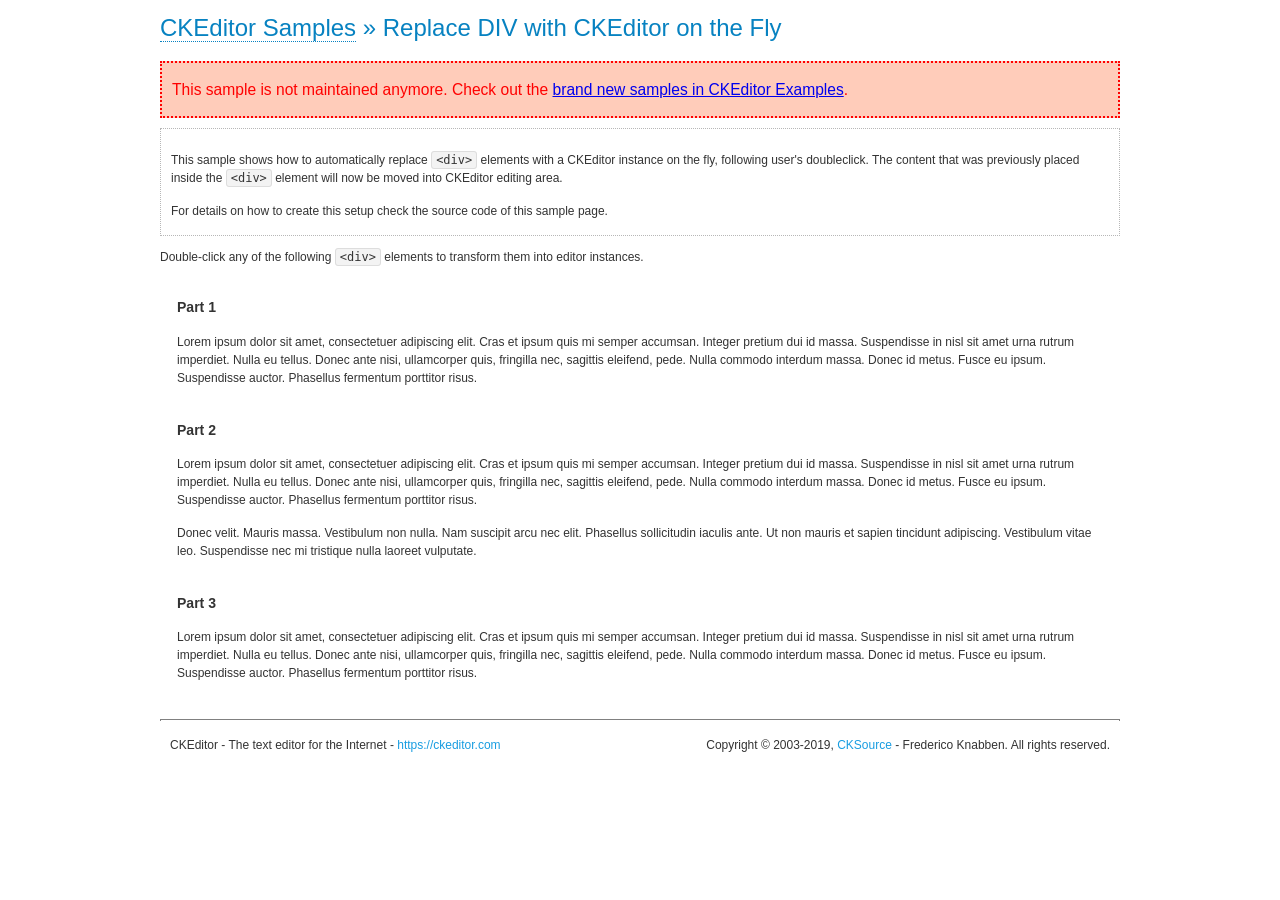
<file: form_admin/ckeditor/samples/old/divreplace.html>
<!DOCTYPE html>
<!--
Copyright (c) 2003-2019, CKSource - Frederico Knabben. All rights reserved.
For licensing, see LICENSE.md or https://ckeditor.com/legal/ckeditor-oss-license
-->
<html lang="en">
<head>
	<meta charset="utf-8">
	<title>Replace DIV &mdash; CKEditor Sample</title>
	<script src="../../ckeditor.js"></script>
	<link href="sample.css" rel="stylesheet">
	<meta name="description" content="Try the latest sample of CKEditor 4 and learn more about customizing your WYSIWYG editor with endless possibilities.">
	<style>

		div.editable
		{
			border: solid 2px transparent;
			padding-left: 15px;
			padding-right: 15px;
		}

		div.editable:hover
		{
			border-color: black;
		}

	</style>
	<script>

		// Uncomment the following code to test the "Timeout Loading Method".
		// CKEDITOR.loadFullCoreTimeout = 5;

		window.onload = function() {
			// Listen to the double click event.
			if ( window.addEventListener )
				document.body.addEventListener( 'dblclick', onDoubleClick, false );
			else if ( window.attachEvent )
				document.body.attachEvent( 'ondblclick', onDoubleClick );

		};

		function onDoubleClick( ev ) {
			// Get the element which fired the event. This is not necessarily the
			// element to which the event has been attached.
			var element = ev.target || ev.srcElement;

			// Find out the div that holds this element.
			var name;

			do {
				element = element.parentNode;
			}
			while ( element && ( name = element.nodeName.toLowerCase() ) &&
				( name != 'div' || element.className.indexOf( 'editable' ) == -1 ) && name != 'body' );

			if ( name == 'div' && element.className.indexOf( 'editable' ) != -1 )
				replaceDiv( element );
		}

		var editor;

		function replaceDiv( div ) {
			if ( editor )
				editor.destroy();

			editor = CKEDITOR.replace( div );
		}

	</script>
</head>
<body>
	<h1 class="samples">
		<a href="index.html">CKEditor Samples</a> &raquo; Replace DIV with CKEditor on the Fly
	</h1>
	<div class="warning deprecated">
		This sample is not maintained anymore. Check out the <a href="https://ckeditor.com/docs/ckeditor4/latest/examples/index.html">brand new samples in CKEditor Examples</a>.
	</div>
	<div class="description">
		<p>
			This sample shows how to automatically replace <code>&lt;div&gt;</code> elements
			with a CKEditor instance on the fly, following user's doubleclick. The content
			that was previously placed inside the <code>&lt;div&gt;</code> element will now
			be moved into CKEditor editing area.
		</p>
		<p>
			For details on how to create this setup check the source code of this sample page.
		</p>
	</div>
	<p>
		Double-click any of the following <code>&lt;div&gt;</code> elements to transform them into
		editor instances.
	</p>
	<div class="editable">
		<h3>
			Part 1
		</h3>
		<p>
			Lorem ipsum dolor sit amet, consectetuer adipiscing elit. Cras et ipsum quis mi
			semper accumsan. Integer pretium dui id massa. Suspendisse in nisl sit amet urna
			rutrum imperdiet. Nulla eu tellus. Donec ante nisi, ullamcorper quis, fringilla
			nec, sagittis eleifend, pede. Nulla commodo interdum massa. Donec id metus. Fusce
			eu ipsum. Suspendisse auctor. Phasellus fermentum porttitor risus.
		</p>
	</div>
	<div class="editable">
		<h3>
			Part 2
		</h3>
		<p>
			Lorem ipsum dolor sit amet, consectetuer adipiscing elit. Cras et ipsum quis mi
			semper accumsan. Integer pretium dui id massa. Suspendisse in nisl sit amet urna
			rutrum imperdiet. Nulla eu tellus. Donec ante nisi, ullamcorper quis, fringilla
			nec, sagittis eleifend, pede. Nulla commodo interdum massa. Donec id metus. Fusce
			eu ipsum. Suspendisse auctor. Phasellus fermentum porttitor risus.
		</p>
		<p>
			Donec velit. Mauris massa. Vestibulum non nulla. Nam suscipit arcu nec elit. Phasellus
			sollicitudin iaculis ante. Ut non mauris et sapien tincidunt adipiscing. Vestibulum
			vitae leo. Suspendisse nec mi tristique nulla laoreet vulputate.
		</p>
	</div>
	<div class="editable">
		<h3>
			Part 3
		</h3>
		<p>
			Lorem ipsum dolor sit amet, consectetuer adipiscing elit. Cras et ipsum quis mi
			semper accumsan. Integer pretium dui id massa. Suspendisse in nisl sit amet urna
			rutrum imperdiet. Nulla eu tellus. Donec ante nisi, ullamcorper quis, fringilla
			nec, sagittis eleifend, pede. Nulla commodo interdum massa. Donec id metus. Fusce
			eu ipsum. Suspendisse auctor. Phasellus fermentum porttitor risus.
		</p>
	</div>
	<div id="footer">
		<hr>
		<p>
			CKEditor - The text editor for the Internet - <a class="samples" href="https://ckeditor.com/">https://ckeditor.com</a>
		</p>
		<p id="copy">
			Copyright &copy; 2003-2019, <a class="samples" href="https://cksource.com/">CKSource</a> - Frederico
			Knabben. All rights reserved.
		</p>
	</div>
</body>
</html>
</file>
<file: Front-end/style.css>
* {
  margin: 0;
  padding: 0;
  box-sizing: border-box;
  font-family: Arial, Helvetica, sans-serif;
}

body {
  background-color: #edeef2;
  line-height: 1.5;
  min-width: 1200px;
}

.imageChange {
  width: 200px;
  height: auto;
}

header {
  display: flex;
  justify-content: space-between;
  padding: 0 20px;
  height: 80px;
  align-items: center;
  position: sticky;
  top: 0;
  left: 0;
  width: 100%;
  z-index: 1;
  background: rgba(255, 255, 255, 1);
  border-bottom: 1px solid #dddddd;
}

li {
  list-style: none;
}

a {
  text-decoration: none;
  color: #333;
}

.logo {
  flex: unset;
}

.menu {
  flex: unset;
  display: flex;
}

.menu > li {
  padding: 0 12px;
}

.menu > li a {
  font-size: 14px;
  font-weight: bold;
  display: block;
  line-height: 25px;
}

.menu > li:hover .sub-menu {
  visibility: visible;
  top: 80px;
}

.sub-menu {
  position: absolute;
  width: 250px;
  border: 1px solid #ccc;
  padding: 10px 0 10px 10px;
  visibility: hidden;
  top: 86px;
  transition: 0.3s;
  z-index: 1000;
  background-color: white;
}

.sub-menu > li a:hover {
  background-color: #333;
  color: #fff;
}

.sub-menu > li {
  border-bottom: 1px solid #ccc;
}

.sub-menu > li:last-child {
  border: none;
}

.sub-menu > li i {
  position: absolute;
  left: 5px;
  padding: 3px 0 0 0;
}

.others {
  flex: unset;
  display: flex;
  font-size: 14px;
}

.others > li {
  padding: 0 12px;
  position: relative;
  align-self: center;
}

.others > li::after {
  content: "";
  display: block;
  width: 1px;
  height: 80%;
  background: #333;
  position: absolute;
  right: 0;
  top: 50%;
  transform: translateY(-50%);
}


.others > li:last-child::after {
    display: none;
}

.others > li:first-child {
  position: relative;
}

.others > li:first-child input {
  width: 160px;
  border: none;
  border-bottom: 1px solid #333;
  background: transparent;
  outline: none;
}

.others > li:first-child i {
  position: absolute;
  right: 13px;
}

.others .search {
  width: auto;
  border: none;
  border-bottom: 1px solid #333;
  background: transparent;
  outline: none;
  height: 26.33px;
}

.btn-search {
  display: inline-block;
  background: none;
  border: 1px solid #ccc;
  border-radius: 0.25em;
  font-size: 14;
  width: auto;
  padding: 5px 10px 5px 10px;
  color: #000;
  cursor:pointer;
}

.btn-search:hover {
  background-color: #000;
  color: #fff;
  transition: all 0.3s;
}

#slider {
  padding-bottom: 30px;
  border-bottom: 2px solid #000;
  overflow: hidden;
}



.aspect-ratio-169 {
    display: block;
    position: relative;
    padding-top: 39.5%;
    transition: 0.3s;
}

.aspect-ratio-169 img {
  display: block;
  position: absolute;
  width: 100%;
  height: 100%;
  top: 0;
  left: 0;
}

.dot-container {
  position: absolute;
  height: 30px;
  width: 100%;
  display: flex;
  align-items: center;
  text-align: center;
  justify-content: center;
  background-color: #fff;
}

.dot {
  height: 14px;
  width: 14px;
  background-color: #ccc;
  border-radius: 50%;
  margin-right: 5px;
  cursor: pointer;
}

.dot.active {
  background-color: #333;
}

.container {
  padding: 0 20px;
}

.box-pro-container {
  margin: 24px 0 20px 0;
  border-top: 2px solid #333;
  position: relative;
}

.pb-2 {
  padding-bottom: 0.5rem !important;
}

.bg-white {
  background-color: #fff !important;
}

.box-title-container {
  display: flex;
  align-items: center;
}

.box-title {
  background: #333;
  color: #fff;
  text-transform: uppercase;
  padding: 10px 28px 10px 15px;
  font-size: 16px;
  margin: 0;
  position: relative;
}

/* .box-title::after {
  content: "";
  position: absolute;
  top: 0;
  bottom: 0;
  right: -25px;
  border-top: 44px solid #333;
  border-right: 25px solid transparent;
} */

a {
  color: #222;
  text-decoration: none;
  outline: none;
}

.child-title a:first-child {
  margin: 0 0 0 38px;
  padding: 0;
  border: 0;
}

.child-title a {
  display: inline-block;
  font-weight: 300;
  padding-left: 15px;
  margin-left: 15px;
  border-left: 1px solid #999;
  text-transform: uppercase;
  line-height: 1;
}
.child-title a:hover {
  color: #3d52bf;
}
.flex-wrap {
  flex-wrap: wrap !important;
}

.d-flex {
  display: flex !important;
}

.home-pro-hot .p-item {
    width: calc(100% / 4);
    padding: 10px 20px 15px 20px;
    border: 1px solid #f1f1f1;
}

.home-pro-hot .p-item:hover {
    box-shadow: 0 2px 12px rgb(0 0 0 / 12%);
}

.home-pro-hot .p-item:hover > h1 {
    color:#288ad6;
}

.home-pro-hot .p-item:hover .p-name {
    color:#288ad6;
}

.p-item img{
    width: 100%;
}

img {
  height: auto;
  vertical-align: middle;
  border-style: none;
  width: 100%;
}

.p-item .p-img {
  display: block;
  position: relative;
  padding-bottom: 150px;
  margin-bottom: 5px;
}

.fit-img {
  width: auto;
  position: absolute;
  top: 0;
  left: 0;
  right: 0;
  bottom: 0;
  max-width: 100%;
  max-height: 100%;
  margin: auto;
}

.p-name {
  display: block;
  font-size: 14px;
  overflow: hidden;
}

.price-container {
  position: relative;
  margin: 6px 0;
  height: 45px;
}

.p-old-price {
  display: block;
  font-weight: bold;
  color: #999999;
}

.p-discount {
  background: url(images/icon-discount.png) no-repeat;
  width: 45px;
  height: 45px;
  line-height: 45px;
  text-align: center;
  color: #fff;
  font-weight: bold;
  position: absolute;
  top: 0;
  right: 10px;
}

.p-price {
  display: block;
  font-size: 18px;
  color: #ce0707;
  font-weight: bold;
}

.box-pro-container .view-all {
  display: block;
  width: 230px;
  height: 38px;
  text-align: center;
  color: #333;
  border: 1px solid #333;
  padding: 6px;
  text-transform: uppercase;
  margin: 22px auto 17px auto;
}

.view-all:hover {
  background-color: #333;
  color: #fff;
}

.banner-under-product-hot {
  margin: 21px 0 25px 0;
}

.justify-content-between {
  justify-content: space-between !important;
}

.banner-under-product-hot a {
  display: block;
  width: calc(50% - 2px);
}

.box-pro-container .box-title-container {
  display: -webkit-box;
  display: -ms-flexbox;
  display: flex;
  -webkit-box-align: center;
  -ms-flex-align: center;
  align-items: center;
}

footer {
  position: relative;
  width: 100%;
  height: auto;
  padding: 25px 70px;
  background: #222;
  justify-content: space-between;
  flex-wrap: wrap;
  align-items: center;
}

footer .containers {
  display: flex;
  justify-content: space-between;
  flex-wrap: wrap;
  flex-direction: row;
}

/*Thiết Lập Cho Thành Phần Nội Dung Giới Thiệu*/
footer .containers .noi-dung {
  margin-right: 30px;
}
footer .containers .noi-dung.about {
  width: 40%;
}
footer .containers .noi-dung.about h2 {
  position: relative;
  color: #fff;
  font-weight: 500;
  margin-bottom: 15px;
}
footer .containers .noi-dung.about h2:before {
  content: "";
  position: absolute;
  bottom: -5px;
  left: 0;
  width: 50px;
  height: 2px;
  background: #f00;
}
footer .containers .noi-dung.about p {
  color: #999;
}
/*Thiết Lập Cho Thành Phần Icon Mạng Xã Hội*/
.social-icon {
  margin-top: 20px;
  display: flex;
}
.social-icon li {
  list-style: none;
}
.social-icon li a {
  display: inline-block;
  width: 40px;
  height: 40px;
  background: #222;
  display: flex;
  justify-content: center;
  align-items: center;
  margin-right: 10px;
  text-decoration: none;
  border-radius: 4px;
}
.social-icon li a:hover {
  background: #f00;
}
.social-icon li a .fa {
  color: #fff;
  font-size: 20px;
}
.links h2 {
  position: relative;
  color: #fff;
  font-weight: 500;
  margin-bottom: 15px;
}

.links h2 {
  position: relative;
  color: #fff;
  font-weight: 500;
  margin-bottom: 15px;
}
.links h2::before {
  content: "";
  position: absolute;
  bottom: -5px;
  left: 0;
  width: 50px;
  height: 2px;
  background: #f00;
}
.links {
  position: relative;
  width: 25%;
}
.links ul li {
  list-style: none;
}
.links ul li a {
  color: #999;
  text-decoration: none;
  margin-bottom: 10px;
  display: inline-block;
}
.links ul li a:hover {
  color: #fff;
}

.contact h2 {
  position: relative;
  color: #fff;
  font-weight: 500;
  margin-bottom: 15px;
}
.contact h2::before {
  content: "";
  position: absolute;
  bottom: -5px;
  left: 0;
  width: 50px;
  height: 2px;
  background: #f00;
}
.contact {
  width: calc(35% - 60px);
  margin-right: 0 !important;
}
.contact .info {
  position: relative;
}
.contact .info li {
  display: flex;
  margin-bottom: 16px;
}
.contact .info li span:nth-child(1) {
  color: #fff;
  font-size: 20px;
  margin-right: 10px;
}
.contact .info li span {
  color: #999;
}
.contact .info li a {
  color: #999;
  text-decoration: none;
}

.btn {
  display: inline-block;
  background: transparent;
  color: inherit;
  font: inherit;
  border: 0;
  outline: 0;
  padding: 0;
  margin-top: 16px;
  transition: all 200ms ease-in;
  cursor: pointer;
}
.btn--primary {
  background: #222;
  color: #fff;
  box-shadow: 0 0 10px 2px rgba(0, 0, 0, 0.1);
  border-radius: 2px;
  padding: 8px 24px;
}
.btn--primary:hover {
  background: #f00;
}
.btn--primary:active {
  background: #f00;
  box-shadow: inset 0 0 10px 2px rgba(0, 0, 0, 0.2);
}
.form__field {
  width: 90%;
  background: #fff;
  color: #a3a3a3;
  font: inherit;
  box-shadow: 0 6px 10px 0 rgba(0, 0, 0, 0.1);
  border: 0;
  outline: 0;
  padding: 8px 4px;
}

@media (max-width: 768px) {
  footer {
    padding: 40px;
  }
  footer .containers {
    flex-direction: column;
  }
  footer .containers .noi-dung {
    margin-right: 0;
    margin-bottom: 40px;
  }
  footer .containers,
  .noi-dung.about,
  .links,
  .contact {
    width: 100%;
  }
}

/* CATEGORY */
.row {
  display: flex;
  flex-wrap: wrap;
}

.category {
  padding: 20px;
}

.category-top {
  margin-bottom: 20px;
}

.category-top p {
  font-family: var(--main-text-font);
  margin: 0 12px;
  font-weight: 600;
  color: #555;
}

.category-left {
  width: 25%;
  padding: 0px 10px;
  background-color: #fff;
  border-right: 20px solid #edeef2;
}

.category-left > .title {
  line-height: 30px;
  display: block;
  text-align: center;
  margin: 10px 0;
  border: 1px solid #d9d9d9;
  border-radius: 3px;
  text-transform: uppercase;
  font-weight: 200;
  font-size: 14px;
}

.category-right {
  width: 75%;
  background-color: #fff;
}

.category-right-top-item:first-child {
  flex: 2;
  font-size: 16px;
  font-family: var(--main-text-font);
  font-weight: bold;
  padding-left: 20px;
}

.category-right-top-item {
  flex: 1;
  padding: 12px 10px 12px 0px;
}

.category-right-top-item select {
  width: 100%;
  padding: 10px 15px;
  display: flex;
  justify-content: space-between;
  background-color: #fff;
  border: 1px solid #dddddd;
  cursor: pointer;
}

.category-right-content {
  margin-top: 20px;
  justify-content: space-between;
}

.category-right-content-item {
  width: calc(25% - 12px);
  text-align: center;
  padding: 12px 0;
}

.p-sku {
  margin-top: 6px;
}

.category-right-content-item img {
  width: 100%;
}

.category-right-bottom{
  justify-content: space-between;
  margin: 30px 0 20px;
  width: 100%;
}

.category-right-bottom-items{
  float: right;
  margin-right: 10px;
}

.category-right-bottom-items p{
  font-family: var(--main-text-font);
  font-size: 14px;
}

.category-left ul li{
padding: 12px 0;
}

.category-left ul li>a{
  color: black;  
  font-size: 16px;
  font-weight: bold;
  font-family: var(--main-text-font);
}

.category-left ul li ul li{
  padding-left: 10px;
}

.category-left-li ul li a{
  font-size: 14px;
  color: #333333;
}

.category-left-li ul{
  display: none;
}

.category-left-li.block ul{
  display: block;
}

#login {
  min-height: 65vh;
  display: flex;
  justify-content: center;
  align-items: center;
}

#form-login {
  max-width: 500px;
  background: transparent;
  flex-grow: 1;
  padding: 70px 70px 90px;
  background-color: #fff;
}

.form-heading {
  font-family: "Segoe UI", Tahoma, Geneva, Verdana, sans-serif;
  text-align: center;
  font-size: 40px;
  color: #000000;
  font-weight: bold;
  margin-bottom: 30px;
}

.form-group {
  border-bottom: 2px solid rgb(158, 156, 156);
  margin-top: 30px;
  margin-bottom: 30px;
  display: flex;
}
.form-input {
  background: transparent;
  border: 0;
  outline: 0;
  color: rgb(22, 21, 21);
  flex-grow: 2;
  font-size: 20px;
}

.form-input::placeholder {
  color: rgb(98, 96, 96);
}

.form-submit {
  background: radial-gradient(
    circle,
    rgb(77, 206, 245) 0%,
    rgb(216, 54, 231) 100%
  );
  border: 1px solid #f5f5f5;
  color: #fff;
  width: 100%;
  text-transform: uppercase;
  padding: 15px 10px;
  transition: 0.25s ease-in-out;
  border-top: 30px;
  color: rgb(255, 255, 255);
  font-size: 20px;
  font-weight: bold;
  margin-top: 10px;
}
.form-submit:hover {
  border: 2px solid #cf5cca;
}
#signup {
    min-height: 65vh;
    display: flex;
    justify-content: center;
    align-items: center;
    margin: 20px;
}
.form-signup {
  max-width: 500px;
  background: transparent;
  flex-grow: 1;
  padding: 70px 70px 90px;
  background-color: #fff;
  box-shadow: 0 2px 25px rgb(0 0 0 / 20%);
}


s
.more-opt span {
  text-align: center;
}
.form-signup p {
  margin-top: 15px;
  text-align: center;
}

/*-------Product*/
.product{
  padding: 20px;
}

.product-top{
  margin-bottom: 20px;
}

.product-top p{
  font-family: var(--main-text-font);
  margin: 0 12px;
  font-weight: 600;
}

.product-content-left {
    width: 50%;
    background-color: #fff;
    padding: 20px;
    justify-content: center;
    align-content: center;
}

.product-content-left-big-img{
  width: 80%;
  padding: 40px;
}

.product-content-left-big-img img{
  width: 100%;
}

.product-content-left-small-img{
  width: 20%;
}

.product-content-left-small-img img{
  width: 100%;
  border: 1px solid #ccc;
  cursor: pointer;
}

.product-content-right{
  width: 50%;
  padding-left: 20px;
  background-color: #fff;
  padding: 20px;
}

.product-content-right-product-price{
  background: #f1f1f1;
  padding: 15px;
  margin: 10px 0;
  width: 100%;
}

.font-600{
  font-weight: 600;
}

.text-18{
  font-size: 18px;
}

.text-12{
  font-size: 12px;
}

.product-content-right-product-name{
  border-bottom: 1px solid #ccc;
}

.product-content-right-product-name p{
  font-weight: 600;
}

.d-block{
  display: block;
}

.product-content-right-product-item-title{
  font-size: 16px;
  font-weight: 600;
}

.product-content-right-product-item-ul{
  font-size: 14px;
  margin: 10px 0;
}

.product-content-right-product-item-ul li{
  line-height: 1.75;
}

.quantity{
  display: flex;
  margin-bottom: 20px;
}

.quantity input{
  width: 35px;
  padding-left: 3px;
  margin-left:10px ;
}


.product-content-right-product-button button{
  width: 100%;
  height: 50px;
  margin-bottom: 20px;
  transition: all 0.3s ease ;
  display: block;
}

.product-content-right-product-button button:first-child{
  background-color: #ce0707;
  border: none;
  border-radius: 5px;
  color: #fff;
  cursor: pointer;
}

.product-content-right-product-button button:last-child{
  background-color:#fff;
  border: 1px solid #222;
  cursor: pointer;
  border-radius: 5px;
}

.product-content-right-product-button button:last-child:hover{
  background-color: #000;
 
}

.product-content-right-product-button button:last-child a:hover{
  
  color: white;
}

.product-description
{
  background-color: #fff;
  margin-top: 20px;
}

.product-description-item{
  padding: 20px;
  font-family: var(--main-text-font);
}

.product-description-item-title{
  border-bottom: 1px solid #ccc;
  padding-bottom: 10px;
  margin-bottom: 10px;
  font-size: 20px;
}

.product-description-item p{
  margin: 20px 0
}

.product-related{
  background-color: #fff;
  margin: 0 20px 20px 20px;
  padding-bottom: 10px;
}

.product--content{
  justify-content: center;
}

.product--content .p-item{
  margin: 20px;
}

.product-related-title{
  padding: 20px;
}

.product-related-title h1{
  font-size: 20px;
  border-bottom: 1px solid #ccc;
  padding-bottom: 15px;
}

#count_shopping_cart_store {
  left: 28px;
  font-size: 11px;
  min-width: 17px;
  height: 17px;
  line-height: 14px;
}

#count_shopping_cart_store {
  position: absolute;
  top: 0;
  left: 22px;
  text-align: center;
  display: inline-block;
  background: red;
  color: #fff;
  font-size: 13px;
  width: auto;
  height: 15px;
  line-height: 16px;
  border-radius: 9999px;
  box-shadow: 0 1px 1px 0 rgb(0 0 0 / 25%);
}

/*-----cart--------*/

.cart-top{
  margin: 20px;
}

.cart-top p{
  font-family: var(--main-text-font);
  margin: 0 12px;
  font-weight: 600;
  color: #555;
}

.cart-title h1{
  margin-left: 30px;
  margin-bottom: 20px;
}

.cart-content-left{
  width: 72%;
}

.cart-header-left{
  width: 100%;
  padding: 10px;
  margin-bottom: 10px;
  background:#fff;
  align-items: center;
  margin-bottom: 20px;
  margin-left: 30px;
  font-size: 15px;
}

.cart-header-left-product{
  width: calc(100% - 465px);
  padding-right: 10px;
  align-items: center;
}

.cart-header-left-price{
  width: 185px;
}

.cart-header-left-quantity{
  width: 125px;
}

.cart-header-left-total-price{
  width: 125px;
}

.cart-header-left-delete{
  width: 30px;
}

.cart-list-item{
  width: 100%;
  margin-left: 30px;
  margin-bottom: 20px;
}

.cart-list-item-new{
  background: #fff;
  width: 100%;
  padding: 10px;
  align-items: center;
}

.cart-header-left-product-img{
  width: 90px;
}

.cart-header-left-product-info{
  width: calc(100% - 118px);
  float: left;
}

.cart-header-left-product-info-name{
  width: 100%;
  font-size: 15px;
  color: #000;
  margin-bottom: 15px;
  word-break: break-all;
} 

.cart-header-left-product-info-sku{
  display: block;
  font-size: 12px;
  font-weight: 600;
}

.cart-item-price{
  color: #000;
  margin-right: 5px;
  font-weight: 600;
  font-size: 15px;
}

.cart-item-old-price{
  font-size: 12px;
    color: #888;
    text-decoration: line-through;
}

.cart-header-left-quantity input{
  width: 50px;
}

.cart-item-prices{
  color: #ee2724;
}

.cart-content-right{
  width: calc(25% - 10px);
  margin-left: 20px;
  height: 400px;
}

.cart-box-total-price{
  width: 100%;
  background: #fff;
}

.cart-box-total-price p{
  width: 100%;
  align-items: center;
  justify-content: space-between;
  padding: 10px 15px 10px 10px;
  border-bottom: solid 1px #e1e1e1;
  font-size: 15px;
  display: flex;
}

.cart-box-total-price p:nth-child(2){
  border: none;
  padding-bottom: 10px;
}

.cart-vat{
  width: 100%;
  float: left;
  padding: 0 15px 10px 10px;
  text-align: right;
  font-size: 14px;
}

.total-cart-price{
  font-weight: 600;
}

.red-b{
  font-size: 16px;
  font-weight: 700;
  color: #ee2724;
}

.button-buy-summit-cart{
  width: 100%;
  float: left;
  text-align: center;
  border: none;
  line-height: 40px;
  border-radius: 2px;
  font-size: 14px;
  font-weight: 500;
  color: #fff;
  background: #243a76;
  cursor: pointer;
  margin-top: 20px;
}

/*----------delivery------------*/

.delivery{
  background: #fff;
  margin: 20px;
  padding: 15px;
}



.delivery-content-left{
  width: 60%;
  padding-right: 12px;
}

.delivery-content-left p{
  font-family: var(--main-text-font);
  font-size: 14px;
  font-weight: bold;
  padding-bottom: 10px;
}

.delivery-content-left label{
  font-family: var(--main-text-font);
  font-size: 14px;
  margin-bottom: 6px;
  display: block;
}

.delivery-content-left-input-top{
  justify-content: space-between;
}

.delivery-content-left-input-top-item{
  width: calc(50% - 12px);
}

.delivery-content-left-input-top-item input{
  width: 100%;
  height: 35px;
  border: 1px solid #dddddd;
  padding-left: 6px;
}

.delivery-content-left-input-top-item select{
  width: 100%;
  height: 35px;
  border: 1px solid #dddddd;
  padding-left: 6px;
}

.delivery-content-left-select-bottom select{
  width: 100%;
  height: 35px;
  border: 1px solid #dddddd;
  padding-left: 6px;
}

.delivery-content-left-input-bottom input{
  width: 100%;
  height: 35px;
  border: 1px solid #dddddd;
  padding-left: 6px;
}

.delivery-content-left-button p{
  display: inline-block;
  font-family: var(--main-text-font);
  font-size: 12px;
  font-weight: normal;
  color: red;
}

.delivery-content-left-button span{
  margin-right: 12px;
  color: red;
}

.delivery-content-left-button{
  justify-content: space-between;
  padding-top: 20px;
}

.delivery-content-left-button button{
  height: 35px;
  border: 1px solid #000;
  padding: 6px 12px;
  cursor: pointer;
  transition: all 0.3 ease;
}

.delivery-content-left-button button:hover{
  background-color: #000;
  color: #fff;
}

.delivery-content-right{
  width: 40%;
  padding-left: 12px;
  border-left: 2px solid #dddddd;
  height: auto;
}

.delivery-content-right table{
  width: 100%;
  font-family: var(--main-text-font);
  font-size: 14px;
}

.delivery-content-right table tr td:first-child{
  text-align: left;
}

.delivery-content-right table tr:first-child td{
  padding-bottom: 12px;
  border-bottom: 2px solid #dddddd;
  font-weight: bold;
}

.delivery-content-right table tr td{
  padding: 6px 0;
}

.delivery-content-right table tr.border td{
  border-top: 2px solid #dddddd ;
}

.payment{
  background: #fff;
  margin: 20px;
  padding: 15px;
}

.payment-content-left{
  width: 60%;
}

.payment-content-right{
  width: 40%;
  border-left: 2px solid #dddddd;
  padding-left: 12px;
  height: auto;
}

.payment-content-left p,label{
  font-size: 14px;
  font-family: var(--main-text-font);
  padding: 10px 0;
}

.payment-content-right-button{
  display: flex;
  padding: 12px 0;
  border-bottom: 1px solid #dddddd;
}

.payment-content-right-button input{
  height: 30px;
  width: 200px;
  margin-right: 100px;
  padding-left: 12px;
}

.payment-content-right-button button{
  height: 30px;
  width: 100px;
  background-color: #000;
  color: #fff;
  border: none;
  cursor: pointer;
}

.payment-content-right-payment{
  margin-top: 50px;
  align-items: center;
  text-align: center;
}

.payment-content-right-payment button{
  height: 35px;
  border: 1px solid #000;
  padding: 6px 12px;
  cursor: pointer;
  transition: all 0.3 ease;
}

.payment-content-right-payment button:hover{
  background-color: #000;
  color: #fff;
}

.payment-content-right table{
  width: 100%;
  font-family: var(--main-text-font);
  font-size: 14px;
}

.payment-content-right table tr td:first-child{
  text-align: left;
}

.payment-content-right table tr:first-child td{
  padding-bottom: 12px;
  border-bottom: 2px solid #dddddd;
  font-weight: bold;
}

.payment-content-right table tr td{
  padding: 6px 0;
}

.payment-content-right table tr.border td{
  border-top: 2px solid #dddddd ;
}

.payment-content-left-exit p{
  display: inline-block;
  font-family: var(--main-text-font);
  font-size: 12px;
  color: red;
}

.payment-content-left-exit span{
  margin-right: 12px;
  color: red;
}

.themgiohang {
    width: 100%;
    padding: 20px;
    color: white;
    background-color: red;
    padding: 15px 15px;
    float: left;
    margin: 10px 0px;
    text-align: center;
    font-weight:bold;
}

.themgiohang:hover{
    color:red;
    border: 1px solid red;
    background:#fff;
    transition:0.2s;
}

.phantrang {
    display: flex;
}

.user_style{
  margin-top: 4px;
  
}
.my-table {
  width: 100%;
  border-collapse: collapse;
  font-size: 14px;
  font-family: Arial, sans-serif;
}

.my-table th {
  background-color: #1abc9c;
  color: #fff;
  font-weight: bold;
  text-align: left;
  padding: 8px;
  border: 1px solid #ddd;
}

.my-table td {
  text-align: left;
  padding: 8px;
  border: 1px solid #ddd;
}

.my-table tr:hover {
  background-color: #f5f5f5;
}


.my-table tbody{
  background-color: #fff;
  cursor: pointer;
}

.my-table{
  
  height: 100%;
  width: 600px;
  display: block;
  margin-left: auto;
  margin-right: auto
}

.imagePay{
  width: 90px;
    height: auto;
}
.infor{
  height: 30px;
    width: 100%;
   margin-bottom: 10px;
}
</file>
<file: form_admin/ckeditor/samples/css/samples.css>
/**
 * @license Copyright (c) 2003-2019, CKSource - Frederico Knabben. All rights reserved.
 * For licensing, see LICENSE.md or https://ckeditor.com/legal/ckeditor-oss-license
 */
@media (max-width: 900px) {
  .global-is-mobile-hidden {
    display: none !important;
  }
}
article,
aside,
details,
figcaption,
figure,
footer,
header,
hgroup,
main,
menu,
nav,
section {
  display: block;
}
body,
html {
  margin: 0;
  padding: 0;
  font: 16px / 1.8 Arial, 'Helvetica Neue', Helvetica, sans-serif;
  font-weight: 300;
  color: #575757;
}
.grid-width-10 {
  width: 10%;
}
.grid-width-20 {
  width: 20%;
}
.grid-width-30 {
  width: 30%;
}
.grid-width-40 {
  width: 40%;
}
.grid-width-50 {
  width: 50%;
}
.grid-width-60 {
  width: 60%;
}
.grid-width-70 {
  width: 70%;
}
.grid-width-80 {
  width: 80%;
}
.grid-width-90 {
  width: 90%;
}
.grid-width-100 {
  width: 100%;
}
@media (max-width: 900px) {
  .grid-width-10,
  .grid-width-20,
  .grid-width-30,
  .grid-width-40,
  .grid-width-50,
  .grid-width-60,
  .grid-width-70,
  .grid-width-80,
  .grid-width-90,
  .grid-width-100 {
    width: 100%;
  }
}
*[class*="grid-width"] {
  -webkit-box-sizing: border-box;
  -moz-box-sizing: border-box;
  box-sizing: border-box;
  padding-left: 4%;
  padding-right: 4%;
  float: left;
}
*[class*="grid-width"]:after,
.grid-container:after,
*[class*="grid-width"]:before,
.grid-container:before {
  content: '';
  display: block;
  overflow: hidden;
  visibility: hidden;
  font-size: 0;
  line-height: 0;
  width: 0;
  height: 0;
}
*[class*="grid-width"]:after,
.grid-container:after {
  clear: both;
}
.grid-container {
  -webkit-box-sizing: border-box;
  -moz-box-sizing: border-box;
  box-sizing: border-box;
  margin-left: auto;
  margin-right: auto;
}
.grid-container-nested *[class*="grid-width"]:first-child {
  padding-left: 0;
}
.grid-container-nested *[class*="grid-width"]:last-child {
  padding-right: 0;
}
@media (max-width: 900px) {
  .grid-container-nested *[class*="grid-width"]:first-child {
    padding-left: 4%;
  }
  .grid-container-nested *[class*="grid-width"]:last-child {
    padding-right: 4%;
  }
}
.header-a {
  min-height: 140px;
  overflow: hidden;
}
.header-a .header-a-logo {
  margin: 40px 0 0;
}
@media (max-width: 900px) {
  .header-a .header-a-logo {
    text-align: center;
  }
}
.header-a .header-a-logo img {
  border: transparent;
}
.navigation-a {
  height: 30px;
  background: #3D3D3D;
  position: absolute;
  left: 0;
  right: 0;
  top: 0;
  padding: 0;
  overflow: hidden;
}
@media (max-width: 900px) {
  .navigation-a {
    text-align: center;
  }
}
.navigation-a ul {
  list-style: none;
  margin: 0;
  overflow: hidden;
}
.navigation-a ul li,
.navigation-a ul li a {
  display: inline-block;
}
@media (max-width: 900px) {
  .navigation-a ul {
    width: auto;
    text-overflow: ellipsis;
    white-space: nowrap;
    display: inline-block;
    float: none;
  }
  .navigation-a ul:before,
  .navigation-a ul:after {
    display: none;
  }
}
.navigation-a ul.navigation-a-left {
  text-align: left;
}
@media (max-width: 900px) {
  .navigation-a ul.navigation-a-left {
    padding-right: 0;
  }
}
.navigation-a ul.navigation-a-right {
  text-align: right;
}
@media (max-width: 900px) {
  .navigation-a ul.navigation-a-right {
    padding-left: 23px;
  }
}
.navigation-a ul li + li {
  margin-left: 23px;
}
.navigation-a ul li a {
  font-size: 10px;
  font-size: 0.625rem;
  line-height: 18px;
  line-height: 1.13rem;
  line-height: 30px;
  float: left;
  color: #ddd;
  font-weight: bold;
  text-decoration: none;
  text-transform: uppercase;
}
.navigation-a ul li a:hover {
  cursor: pointer;
  color: #fff;
}
.icon-navigation-a-github:before,
.icon-navigation-a-github:after {
  background-image: url("[data-uri]");
}
.navigation-b {
  text-align: right;
  margin: 52px 0 0;
  overflow: visible;
}
@media (max-width: 900px) {
  .navigation-b {
    text-align: center;
    margin-top: 20px;
    padding: 0;
  }
}
.navigation-b ul {
  padding: 0;
  list-style: none;
  margin: 0;
  overflow: visible;
}
.navigation-b ul li,
.navigation-b ul li a {
  display: inline-block;
}
@media (max-width: 900px) {
  .navigation-b ul {
    display: table;
    width: 100%;
    padding-bottom: 1.5em;
  }
}
@media (max-width: 900px) {
  .navigation-b ul li {
    display: table-row;
  }
}
.navigation-b ul li + li {
  margin-left: 20px;
}
@media (max-width: 900px) {
  .navigation-b ul li + li {
    margin-left: 0;
  }
}
.navigation-b ul li a {
  -webkit-box-sizing: border-box;
  -moz-box-sizing: border-box;
  box-sizing: border-box;
  text-transform: uppercase;
  text-decoration: none;
  outline: none;
}
@media (max-width: 900px) {
  .navigation-b ul li a {
    width: 100%;
    -webkit-border-radius: 0;
    -webkit-background-clip: padding-box;
    -moz-border-radius: 0;
    -moz-background-clip: padding;
    border-radius: 0;
    background-clip: padding-box;
  }
}
.footer-a {
  font-size: 13px;
  font-size: 0.8125rem;
  line-height: 23.4px;
  line-height: 1.46rem;
  padding-top: 2.25em;
  padding-bottom: 2.25em;
  overflow: hidden;
  color: #8a8a8a;
}
.footer-a a {
  color: #0287D0;
  text-decoration: none;
  border-bottom: 1px dotted #0287D0;
}
.footer-a a:hover {
  color: #0277b7;
}
.footer-a p {
  margin: 0;
  display: inline-block;
  text-align: center;
}
.content {
  font-size: 14px;
  font-size: 0.875rem;
  line-height: 25.2px;
  line-height: 1.57rem;
  overflow: hidden;
  padding-top: 1.5em;
  padding-bottom: 1.5em;
}
.content p {
  margin: 0.75em 0;
}
.content ul,
.content ol,
.content pre,
.content blockquote,
.content textarea:not([class^="cke"]),
.content .cke {
  margin: 1.875em 0;
}
.content code,
.content kbd {
  -webkit-border-radius: 3px;
  -webkit-background-clip: padding-box;
  -moz-border-radius: 3px;
  -moz-background-clip: padding;
  border-radius: 3px;
  background-clip: padding-box;
  padding: 3px 4px;
}
.content pre,
.content code,
.content kbd,
.content blockquote {
  background: #f5f5f5;
}
.content blockquote,
.content pre {
  background: none;
  border-left: 4px solid #0287D0;
  padding: 1.5em 2.25em;
}
.content p a,
.content ul a,
.content ol a,
.content blockquote a,
.content h1 a,
.content h2 a,
.content h3 a,
.content h4 a,
.content h5 a {
  color: #0287D0;
  text-decoration: none;
  border-bottom: 1px dotted #0287D0;
}
.content p a:hover,
.content ul a:hover,
.content ol a:hover,
.content blockquote a:hover,
.content h1 a:hover,
.content h2 a:hover,
.content h3 a:hover,
.content h4 a:hover,
.content h5 a:hover {
  color: #0277b7;
}
.content h1,
.content h2,
.content h3,
.content h4,
.content h5 {
  color: #000;
  font-weight: 100;
}
.content h1 code,
.content h2 code,
.content h3 code,
.content h4 code,
.content h5 code,
.content h1 kbd,
.content h2 kbd,
.content h3 kbd,
.content h4 kbd,
.content h5 kbd {
  font-size: inherit;
}
.content h1 a.content-heading-anchor,
.content h2 a.content-heading-anchor,
.content h3 a.content-heading-anchor,
.content h4 a.content-heading-anchor,
.content h5 a.content-heading-anchor {
  font-weight: 100;
  vertical-align: middle;
  opacity: 0;
  border: 0;
}
.content h1:hover a.content-heading-anchor,
.content h2:hover a.content-heading-anchor,
.content h3:hover a.content-heading-anchor,
.content h4:hover a.content-heading-anchor,
.content h5:hover a.content-heading-anchor {
  opacity: 1;
}
.content h1:target a,
.content h2:target a,
.content h3:target a,
.content h4:target a,
.content h5:target a {
  -webkit-animation: targetLinkOpacity 0.5s linear alternate;
  -moz-animation: targetLinkOpacity 0.5s linear alternate;
  -o-animation: targetLinkOpacity 0.5s linear alternate;
  animation: targetLinkOpacity 0.5s linear alternate;
  opacity: 1;
}
.content input,
.content select,
.content textarea:not([class^="cke"]) {
  -webkit-border-radius: 3px;
  -webkit-background-clip: padding-box;
  -moz-border-radius: 3px;
  -moz-background-clip: padding;
  border-radius: 3px;
  background-clip: padding-box;
  -webkit-box-shadow: inset 0 1px 1px rgba(0, 0, 0, 0.08);
  -moz-box-shadow: inset 0 1px 1px rgba(0, 0, 0, 0.08);
  box-shadow: inset 0 1px 1px rgba(0, 0, 0, 0.08);
  font: inherit;
  color: inherit;
  border: 1px solid #D9D9D9;
  padding: .2em .5em;
}
.content input:focus,
.content select:focus,
.content textarea:not([class^="cke"]):focus {
  border-color: #66afe9;
  outline: 0;
  -webkit-box-shadow: inset 0 1px 1px rgba(0, 0, 0, 0.08), 0 0 8px #93c6ef;
  -moz-box-shadow: inset 0 1px 1px rgba(0, 0, 0, 0.08), 0 0 8px #93c6ef;
  box-shadow: inset 0 1px 1px rgba(0, 0, 0, 0.08), 0 0 8px #93c6ef;
}
.content abbr {
  border-bottom: 1px dotted #666;
  cursor: pointer;
}
.content blockquote {
  font-style: italic;
  font-family: Georgia, Times, "Times New Roman", serif;
  font-size: 16px;
  font-size: 1rem;
  line-height: 28.8px;
  line-height: 1.8rem;
}
.content em {
  font-style: italic;
}
.content h1 {
  font-size: 36px;
  font-size: 2.25rem;
  line-height: 64.8px;
  line-height: 4.05rem;
  margin: 1.125em 0 0;
}
.content h2 {
  font-size: 27.2px;
  font-size: 1.7rem;
  line-height: 48.96px;
  line-height: 3.06rem;
  margin: 0.9em 0 0;
}
.content h3 {
  font-size: 24px;
  font-size: 1.5rem;
  line-height: 43.2px;
  line-height: 2.7rem;
  font-weight: 500;
  margin: 0.75em 0 0;
}
.content h4 {
  font-size: 19.2px;
  font-size: 1.2rem;
  line-height: 34.56px;
  line-height: 2.16rem;
  font-weight: 500;
  margin: 0.75em 0 0;
}
.content h5 {
  font-size: 17.6px;
  font-size: 1.1rem;
  line-height: 31.68px;
  line-height: 1.98rem;
  font-weight: 500;
  margin: 0.75em 0 0;
}
.content hr {
  border: 0;
  border-top: 4px solid #D9D9D9;
  margin: 1.5em 0;
}
.content input[type="text"] {
  height: 1.8em;
  line-height: 1.8em;
}
.content input[type="button"] {
  -webkit-appearance: button;
  -moz-appearance: button;
  appearance: button;
}
.content kbd {
  font-size: 12px;
  font-size: 0.75rem;
  line-height: 21.6px;
  line-height: 1.35rem;
  font-family: Arial, 'Helvetica Neue', Helvetica, sans-serif;
  padding: 2px 6px;
  -webkit-box-shadow: 0 0 4px #fff inset, 0 2px 0 #D9D9D9;
  -moz-box-shadow: 0 0 4px #fff inset, 0 2px 0 #D9D9D9;
  box-shadow: 0 0 4px #fff inset, 0 2px 0 #D9D9D9;
}
.content p img {
  vertical-align: middle;
}
.content p pre {
  padding: 1.5em;
}
.content pre {
  padding: 0;
  border: 0;
  tab-size: 4;
  -o-tab-size: 4;
  -moz-tab-size: 4;
}
.content pre,
.content code {
  font-size: 11.89px;
  font-size: 0.743rem;
  line-height: 21.4px;
  line-height: 1.34rem;
  font-family: Consolas, Menlo, Monaco, Lucida Console, Liberation Mono, DejaVu Sans Mono, Bitstream Vera Sans Mono, Courier New, monospace, serif;
}
.content pre a,
.content code a {
  border: 0;
}
.content pre code {
  padding: 0.75em;
  display: block;
}
.content strong {
  color: #000;
}
.content ul ul,
.content ol ul,
.content ul ol,
.content ol ol {
  margin: 0.75em 0;
}
.content ul li,
.content ol li {
  font-size: 14px;
  font-size: 0.875rem;
  line-height: 30.24px;
  line-height: 1.89rem;
}
.content textarea:not([class^="cke"]) {
  width: 100%;
}
.content div.todo {
  border: 2px dotted #444;
  padding: 10px;
  margin: 60px 0 10px 0;
  /* Remove me some day */
}
.content div.todo:before {
  content: "TODO";
  font-weight: bold;
}
body a.button-a,
body button.button-a,
body input.button-a {
  -webkit-border-radius: 3px;
  -webkit-background-clip: padding-box;
  -moz-border-radius: 3px;
  -moz-background-clip: padding;
  border-radius: 3px;
  background-clip: padding-box;
  font-size: 14px;
  font-size: 0.875rem;
  line-height: 25.2px;
  line-height: 1.57rem;
  height: 36px;
  line-height: 36px;
  padding: 0 1.1em;
  font-weight: 700;
  color: #3e3e3e;
  white-space: nowrap;
  text-decoration: none;
  display: inline-block;
  cursor: pointer;
  border: 0;
  vertical-align: middle;
  margin: 1px 0;
  background: transparent;
}
body a.button-a.icon-pos-left,
body button.button-a.icon-pos-left,
body input.button-a.icon-pos-left {
  padding-left: .8em;
}
body a.button-a.icon-pos-right,
body button.button-a.icon-pos-right,
body input.button-a.icon-pos-right {
  padding-right: .8em;
}
body a.button-a.button-a-no-text,
body button.button-a.button-a-no-text,
body input.button-a.button-a-no-text {
  -webkit-border-radius: 100px;
  -webkit-background-clip: padding-box;
  -moz-border-radius: 100px;
  -moz-background-clip: padding;
  border-radius: 100px;
  background-clip: padding-box;
  width: 36px;
  padding: 0;
  text-indent: -999px;
  overflow: hidden;
  position: relative;
  text-align: center;
}
body a.button-a.button-a-no-text:before,
body button.button-a.button-a-no-text:before,
body input.button-a.button-a-no-text:before {
  position: absolute;
  left: 50%;
  top: 50%;
  margin: -9px 0 0 -9px;
}
@media (max-width: 900px) {
  body a.button-a.button-a-mobile-collapsed,
  body button.button-a.button-a-mobile-collapsed,
  body input.button-a.button-a-mobile-collapsed {
    -webkit-border-radius: 100px;
    -webkit-background-clip: padding-box;
    -moz-border-radius: 100px;
    -moz-background-clip: padding;
    border-radius: 100px;
    background-clip: padding-box;
    width: 36px;
    padding: 0;
    text-indent: -999px;
    overflow: hidden;
    position: relative;
    text-align: center;
  }
  body a.button-a.button-a-mobile-collapsed:before,
  body button.button-a.button-a-mobile-collapsed:before,
  body input.button-a.button-a-mobile-collapsed:before {
    position: absolute;
    left: 50%;
    top: 50%;
    margin: -9px 0 0 -9px;
  }
  body a.button-a.button-a-mobile-collapsed:before,
  body button.button-a.button-a-mobile-collapsed:before,
  body input.button-a.button-a-mobile-collapsed:before {
    position: absolute;
    left: 50%;
    top: 50%;
    margin: -9px 0 0 -9px;
  }
}
body a.button-a:active,
body button.button-a:active,
body input.button-a:active,
body a.button-a:hover,
body button.button-a:hover,
body input.button-a:hover {
  color: #fff;
  background: #0277b7;
}
body a.button-a:focus,
body button.button-a:focus,
body input.button-a:focus {
  border-color: #66afe9;
  outline: 0;
  -webkit-box-shadow: inset 0 1px 1px rgba(0, 0, 0, 0.075), 0 0 8px #93c6ef;
  -moz-box-shadow: inset 0 1px 1px rgba(0, 0, 0, 0.075), 0 0 8px #93c6ef;
  box-shadow: inset 0 1px 1px rgba(0, 0, 0, 0.075), 0 0 8px #93c6ef;
}
body a.button-a-soft,
body button.button-a-soft,
body input.button-a-soft {
  background: #e7e7e7;
}
body a.button-a-soft:active,
body button.button-a-soft:active,
body input.button-a-soft:active,
body a.button-a-soft:hover,
body button.button-a-soft:hover,
body input.button-a-soft:hover {
  color: #3e3e3e;
  background: #cecece;
}
body a.button-a-background,
body button.button-a-background,
body input.button-a-background,
body a.navigation-b ul li a:hover,
body button.navigation-b ul li a:hover,
body input.navigation-b ul li a:hover {
  color: #fff;
  background: #0287D0;
}
body a.button-a-background:active,
body button.button-a-background:active,
body input.button-a-background:active,
body a.button-a-background:hover,
body button.button-a-background:hover,
body input.button-a-background:hover,
body a.navigation-b ul li a:hover:active,
body button.navigation-b ul li a:hover:active,
body input.navigation-b ul li a:hover:active,
body a.navigation-b ul li a:hover:hover,
body button.navigation-b ul li a:hover:hover,
body input.navigation-b ul li a:hover:hover {
  color: #fff;
  background: #0277b7;
}
.balloon-a {
  font-size: 12px;
  font-size: 0.75rem;
  line-height: 21.6px;
  line-height: 1.35rem;
  -webkit-border-radius: 3px;
  -webkit-background-clip: padding-box;
  -moz-border-radius: 3px;
  -moz-background-clip: padding;
  border-radius: 3px;
  background-clip: padding-box;
  border-bottom: 3px solid #d4d4d4;
  background: #ebebeb;
  display: inline-block;
  white-space: nowrap;
  padding: .4em 1.2em .2em;
  font-weight: 700;
  position: relative;
  z-index: 1000;
  text-transform: none;
  color: #575757;
}
.balloon-a:hover {
  color: #575757;
}
.balloon-a:before {
  content: '';
  width: 0;
  height: 0;
  border-style: solid;
  position: absolute;
}
.balloon-a-ne:before,
.balloon-a-nw:before {
  top: -13px;
  border-width: 0 9px 15.6px 9px;
  border-color: transparent transparent #ebebeb transparent;
}
.balloon-a-se:before,
.balloon-a-sw:before {
  bottom: -13px;
  border-width: 15.6px 9px 0 9px;
  border-color: #ebebeb transparent transparent transparent;
}
.balloon-a-nw:before,
.balloon-a-sw:before {
  left: 20px;
}
.balloon-a-ne:before,
.balloon-a-se:before {
  right: 20px;
}
.icon-pos-left:before,
.icon-pos-right:after {
  content: '';
  display: inline-block;
  width: 18px;
  height: 18px;
  vertical-align: middle;
  background-repeat: no-repeat;
}
.icon-pos-left:before {
  margin-right: 10px;
}
.icon-pos-right:after {
  margin-left: 10px;
}
.icon-download:before,
.icon-download:after {
  background-image: url("[data-uri]");
}
.icon-question-mark:before,
.icon-question-mark:after {
  background-image: url("[data-uri]");
}
.icon-close:before,
.icon-close:after {
  background-image: url("[data-uri]");
}
.ie8 .switch > * {
  vertical-align: middle;
}
.ie8 .switch input[type="radio"] {
  margin: 0 0.25em;
  display: inline-block;
}
.ie8 .switch label {
  margin-left: 0 !important;
  margin-right: 0 !important;
}
.ie8 .switch label[data-for="1"] {
  float: left;
}
.ie8 .switch label[data-for="2"] {
  float: right;
}
.ie8 .switch .switch-inner {
  display: none;
}
.switch {
  font-size: 14px;
  font-size: 0.875rem;
  line-height: 25.2px;
  line-height: 1.57rem;
  font-weight: bold;
  background-color: #0287D0;
  overflow: hidden;
  display: inline-block;
  padding: 0.75em 0.25em;
  color: #fff;
  -webkit-border-radius: 3px;
  -webkit-background-clip: padding-box;
  -moz-border-radius: 3px;
  -moz-background-clip: padding;
  border-radius: 3px;
  background-clip: padding-box;
  position: relative;
}
.switch input[type="radio"] {
  display: none;
}
.switch label {
  position: relative;
  z-index: 2;
  float: left;
  cursor: pointer;
  padding: 0 0.75em;
}
.switch label:hover {
  text-decoration: underline;
}
.switch .switch-inner {
  float: left;
  background-color: #FFF;
  height: 1.5em;
  width: 4.125em;
  padding: 2px;
  margin: 0 0.25em;
  -webkit-border-radius: 5.5px;
  -webkit-background-clip: padding-box;
  -moz-border-radius: 5.5px;
  -moz-background-clip: padding;
  border-radius: 5.5px;
  background-clip: padding-box;
}
.switch .switch-inner .handler {
  overflow: hidden;
  position: relative;
  display: block;
  height: 1.5em;
  width: 1.5em;
  background: #027dc1;
  -webkit-border-radius: 4.5px;
  -webkit-background-clip: padding-box;
  -moz-border-radius: 4.5px;
  -moz-background-clip: padding;
  border-radius: 4.5px;
  background-clip: padding-box;
}
.switch .switch-inner .handler:before {
  content: '';
  display: block;
  position: absolute;
  top: 0;
  right: 0;
  bottom: 3px;
  left: 0;
  background-color: #0291df;
  -webkit-border-bottom-left-radius: 4.5px;
  -moz-border-radius-bottomleft: 4.5px;
  border-bottom-left-radius: 4.5px;
  -webkit-border-bottom-right-radius: 4.5px;
  -webkit-background-clip: padding-box;
  -moz-border-radius-bottomright: 4.5px;
  -moz-background-clip: padding;
  border-bottom-right-radius: 4.5px;
  background-clip: padding-box;
}
.switch:hover .switch-inner .handler:before {
  background: #029ef3;
}
.switch input[data-num="2"]:checked ~ .switch-inner > .handler {
  margin-left: auto;
}
.switch input[data-num="2"]:checked ~ label[data-for="1"] {
  padding-right: 5.125em;
  margin-right: -4.375em;
}
.switch input[data-num="1"]:checked ~ label[data-for="2"] {
  padding-left: 5.125em;
  margin-left: -4.375em;
}
.toggler {
  -webkit-user-select: none;
  -moz-user-select: none;
  -ms-user-select: none;
  user-select: none;
}
.toggler label {
  cursor: pointer;
}
.toggler [data-collapse] {
  display: inherit;
}
.toggler [data-expand] {
  display: none;
}
.toggler.collapsed [data-collapse] {
  display: none;
}
.toggler.collapsed [data-expand] {
  display: inherit;
}
.toggler-container {
  overflow: hidden;
}
.toggler-container.collapsed {
  height: 0;
}
.icon-toggler-expanded:before,
.icon-toggler-collapsed:before,
.icon-toggler-expanded:after,
.icon-toggler-collapsed:after {
  background-image: url("[data-uri]");
}
.icon-toggler-expanded.icon-light:before,
.icon-toggler-collapsed.icon-light:before,
.icon-toggler-expanded.icon-light:after,
.icon-toggler-collapsed.icon-light:after {
  background-image: url("[data-uri]");
}
.icon-toggler-expanded:before,
.icon-toggler-expanded:after {
  background-position: top left;
}
.icon-toggler-collapsed:before,
.icon-toggler-collapsed:after {
  background-position: bottom left;
}
.modal {
  padding: 20px;
  border-radius: 3px;
  background-color: white;
  max-width: 700px;
  -webkit-box-sizing: border-box;
  -moz-box-sizing: border-box;
  box-sizing: border-box;
  width: 80% !important;
  top: 50% !important;
  -webkit-transform: translate(-50%, -50%) !important;
  -moz-transform: translate(-50%, -50%) !important;
  -ms-transform: translate(-50%, -50%) !important;
  -o-transform: translate(-50%, -50%) !important;
  transform: translate(-50%, -50%) !important;
}
.modal-close {
  -webkit-border-radius: 100px;
  -webkit-background-clip: padding-box;
  -moz-border-radius: 100px;
  -moz-background-clip: padding;
  border-radius: 100px;
  background-clip: padding-box;
  cursor: pointer;
  height: 18px;
  width: 18px;
  position: absolute;
  top: 10px;
  right: 10px;
  font-size: 17px;
  text-align: center;
  line-height: 19px;
  background: #cccccc;
}
main .grid-container,
header .grid-container,
.navigation-a > div,
footer > div {
  max-width: 968px;
}
.header-a {
  margin-top: 30px;
}
.footer-a {
  border-top: 1px solid #D9D9D9;
}
.adjoined-top {
  background-color: #0287D0;
  color: #fff;
}
.adjoined-top .content h1,
.adjoined-top .content h2,
.adjoined-top .content h3,
.adjoined-top .content h4,
.adjoined-top .content h5 {
  color: #fff;
}
.adjoined-top .content p {
  font-size: 18px;
  font-size: 1.125rem;
  line-height: 32.4px;
  line-height: 2.02rem;
  font-weight: 100;
}
.adjoined-top .content p a {
  text-decoration: none;
  border-bottom: 1px dotted #fff;
  color: inherit;
}
.adjoined-top .content p a:hover {
  color: #e6e6e6;
}
.adjoined-top .content button {
  color: #fff;
}
.adjoined-top .content strong {
  color: #fff;
}
.adjoined-top .content code {
  font-size: inherit;
  color: #0287D0;
}
.adjoined-bottom {
  position: relative;
}
.adjoined-bottom:before {
  z-index: -1;
  content: '';
  background: #0287D0;
  position: absolute;
  top: 0;
  left: 0;
  right: 0;
  height: 50%;
}
main .grid-container,
header .grid-container,
.navigation-a > div,
footer > div {
  max-width: 1052px;
}
main .grid-container.freed-width {
  max-width: none;
}
.switch {
  background: #027dc1;
  float: right;
  overflow: visible;
}
.switch .balloon-a {
  position: absolute;
  top: -40px;
  right: 50%;
  margin-right: -15px;
  background: #FFEFC1;
  border-bottom-color: #DCDCA4;
}
.switch .balloon-a:before {
  border-color: #FFEFC1 transparent transparent transparent;
}
#toolbar .editors-container {
  overflow: hidden;
  height: 0;
  transition: height 200ms;
}
#toolbar .editors-container.active {
  height: auto;
}
#main #editor {
  background: #FFF;
  padding: 2% 4%;
  border: dashed 5px #0287D0;
}
#main .adjoined-top:before {
  height: 335px;
}
#toolbar .adjoined-top:before {
  height: 219px;
}
#toolbar .adjoined-top .grid-container-nested {
  height: 147px;
}
.content .grid-switch-magic {
  margin: 3.5em 0 0;
}
#info-box {
  padding-bottom: 0;
}
#info-box > div {
  width: 100%;
  text-align: right;
}
#info-box > div .toggler {
  padding-right: 0;
}
#info-box > div .toggler:hover {
  background: transparent;
  color: #000;
}
#info-box > div .toggler:hover > label {
  text-decoration: underline;
}
#info-box > div h2 {
  float: left;
  margin-top: 0;
}
#info-box > div#instructions-container {
  text-align: left;
}
#toolbarModifierWrapper {
  overflow: hidden;
  height: 0;
  opacity: 0;
  transition: height 200ms;
}
#toolbarModifierWrapper.active {
  height: auto;
  opacity: 1;
}
header {
  overflow: visible;
}
header div.grid-container {
  overflow: visible;
}
header .navigation-b {
  overflow: visible;
}
header .navigation-b ul {
  overflow: visible;
}
header .navigation-b a {
  position: relative;
}
header .balloon-a {
  position: absolute;
  top: 48px;
  left: 50%;
  margin-left: -35px;
}
@media (max-width: 1140px) {
  header .balloon-a {
    left: auto;
    margin-left: auto;
    right: 50%;
    margin-right: -35px;
  }
  header .balloon-a:before {
    left: auto;
    right: 22px;
  }
}
@media (max-width: 900px) {
  header .balloon-a {
    display: none;
  }
}
header .header-a-logo img {
  width: 160px;
  height: 60px;
}

#toolbar .cke_toolbar {
  pointer-events: none;
  -webkit-user-select: none;
  -moz-user-select: none;
  -ms-user-select: none;
  user-select: none;
  cursor: default;
}
.some-toolbar-active .cke_toolbar {
  zoom: 1;
  filter: alpha(opacity=50);
  -webkit-opacity: 0.5;
  -moz-opacity: 0.5;
  opacity: 0.5;
}
.cke_toolbar.active {
  position: relative;
  zoom: 1;
  filter: alpha(opacity=100);
  -webkit-opacity: 1;
  -moz-opacity: 1;
  opacity: 1;
}
.cke_toolbar.active:after {
  content: '';
  display: block;
  position: absolute;
  top: 0;
  right: 6px;
  bottom: 5px;
  left: 0;
  -webkit-border-radius: 5px;
  -webkit-background-clip: padding-box;
  -moz-border-radius: 5px;
  -moz-background-clip: padding;
  border-radius: 5px;
  background-clip: padding-box;
  -webkit-box-shadow: 0px 0px 15px 3px #fff4b0;
  -moz-box-shadow: 0px 0px 15px 3px #fff4b0;
  box-shadow: 0px 0px 15px 3px #fff4b0;
}
.cke_toolbar.active .cke_toolgroup {
  -webkit-box-shadow: none;
  -moz-box-shadow: none;
  box-shadow: none;
  border-color: #e3c300;
}
.cke_toolbar.active .cke_combo,
.cke_toolbar.active .cke_toolgroup {
  position: relative;
  z-index: 2;
}
.cke_toolbar.active .cke_combo_button {
  -webkit-box-shadow: none;
  -moz-box-shadow: none;
  box-shadow: none;
}
.unselectable {
  -webkit-user-select: none;
  -moz-user-select: none;
  -ms-user-select: none;
  user-select: none;
}
.toolbar {
  padding: 5px 0;
  margin-bottom: 2.4em;
  overflow: hidden;
  background: #fff;
}
.toolbar button.button-a.cke_button {
  cursor: pointer;
  display: inline-block;
  padding: 4px 6px;
  outline: 0;
  border: 1px solid #a6a6a6;
}
.toolbar button.button-a.hidden {
  display: none;
}
.toolbar button.button-a.left {
  float: left;
  margin-right: 8px;
}
.toolbar button.button-a.right {
  float: right;
  margin-left: 8px;
}
.toolbar button.button-a .highlight {
  color: #ffefc1;
}
.configContainer.hidden,
.toolbarModifier.hidden,
.toolbarModifier-hints.hidden {
  display: none;
}
.toolbarModifier :focus,
.toolbar button:focus,
.configContainer textarea.configCode:focus {
  outline: none;
}
div.toolbarModifier {
  padding: 0;
  overflow: hidden;
  width: 100%;
  position: relative;
  display: table;
  border-collapse: collapse;
}
div.toolbarModifier ::-moz-focus-inner {
  border: 0;
}
div.toolbarModifier .empty {
  display: none;
}
div.toolbarModifier.empty-visible .empty {
  display: table-row;
  zoom: 1;
  filter: alpha(opacity=60);
  -webkit-opacity: 0.6;
  -moz-opacity: 0.6;
  opacity: 0.6;
}
div.toolbarModifier .empty > p {
  line-height: 31px;
}
div.toolbarModifier > ul {
  padding: 0;
  margin: 0;
  border-top: 1px solid #ccc;
  width: 100%;
}
div.toolbarModifier > ul[data-type="table-header"] {
  display: table-header-group;
}
div.toolbarModifier > ul[data-type="table-body"] {
  display: table-row-group;
}
div.toolbarModifier > ul p {
  padding: 0;
  margin: 0;
}
div.toolbarModifier > ul > li {
  display: table-row;
}
div.toolbarModifier > ul > li[data-type="header"] {
  font-weight: bold;
  user-select: none;
  cursor: default;
}
div.toolbarModifier > ul > li[data-type="group"],
div.toolbarModifier > ul > li[data-type="separator"] {
  border-bottom: 1px solid #ccc;
}
div.toolbarModifier > ul > li[data-type="subgroup"] {
  border-top: 1px solid #eee;
}
div.toolbarModifier > ul > li[data-type="subgroup"]:first-child {
  border-top: none;
}
div.toolbarModifier > ul > li[data-type="group"].active,
div.toolbarModifier > ul > li[data-type="group"]:hover,
div.toolbarModifier > ul > li[data-type="separator"].active,
div.toolbarModifier > ul > li[data-type="separator"]:hover {
  overflow: hidden;
  z-index: 2;
}
div.toolbarModifier > ul > li[data-type="group"].active,
div.toolbarModifier > ul > li[data-type="separator"].active,
div.toolbarModifier > ul > li[data-type="group"].active:hover,
div.toolbarModifier > ul > li[data-type="separator"].active:hover {
  background: #f0fafb;
}
div.toolbarModifier > ul > li[data-type="group"]:hover,
div.toolbarModifier > ul > li[data-type="separator"]:hover {
  background: #fffbe3;
}
div.toolbarModifier > ul > li[data-type="separator"] {
  background: #f5f5f5;
}
div.toolbarModifier > ul > li[data-type="separator"]:after {
  content: '';
  width: 100%;
}
div.toolbarModifier > ul > li[data-type="separator"] > p {
  padding: 2px 5px;
}
div.toolbarModifier > ul > li > p,
div.toolbarModifier > ul > li > ul {
  display: table-cell;
  vertical-align: middle;
}
div.toolbarModifier > ul > li p {
  padding-left: 5px;
  min-width: 200px;
}
div.toolbarModifier > ul > li p span {
  white-space: nowrap;
  cursor: default;
}
div.toolbarModifier > ul > li p span button {
  font-size: 12.666px;
  margin-right: 5px;
  cursor: pointer;
  background: #fff;
  -webkit-border-radius: 5px;
  -webkit-background-clip: padding-box;
  -moz-border-radius: 5px;
  -moz-background-clip: padding;
  border-radius: 5px;
  background-clip: padding-box;
  border: 1px solid #bbb;
  padding: 0 7px;
  line-height: 12px;
  height: 20px;
}
div.toolbarModifier > ul > li p span button:not(.disabled):hover,
div.toolbarModifier > ul > li p span button:not(.disabled):focus {
  color: #fff;
  background-color: #454545;
  border-color: transparent;
}
div.toolbarModifier > ul > li p span button.move.disabled {
  cursor: default;
  zoom: 1;
  filter: alpha(opacity=20);
  -webkit-opacity: 0.2;
  -moz-opacity: 0.2;
  opacity: 0.2;
}
div.toolbarModifier > ul > li ul {
  border-collapse: collapse;
  padding: 0;
  width: 100%;
}
div.toolbarModifier > ul > li ul li {
  display: table-row;
  list-style-type: none;
  line-height: 1;
}
div.toolbarModifier > ul > li ul li[data-type="subgroup"] {
  border-top: 1px solid #ddd;
}
div.toolbarModifier > ul > li ul li[data-type="subgroup"]:first-child {
  border-top: 0;
}
div.toolbarModifier > ul > li ul li[data-type="subgroup"] [data-type="button"] {
  -webkit-border-radius: 3px;
  -webkit-background-clip: padding-box;
  -moz-border-radius: 3px;
  -moz-background-clip: padding;
  border-radius: 3px;
  background-clip: padding-box;
  padding: 0 2px;
}
div.toolbarModifier > ul > li ul li[data-type="subgroup"] [data-type="button"]:focus {
  background: rgba(0, 0, 0, 0.04);
}
div.toolbarModifier > ul > li ul li[data-type="subgroup"] [data-type="button"] input {
  vertical-align: middle;
}
div.toolbarModifier > ul > li ul li > p,
div.toolbarModifier > ul > li ul li > ul {
  display: table-cell;
  vertical-align: middle;
}
div.toolbarModifier > ul > li ul li ul {
  padding: 0;
}
div.toolbarModifier > ul > li ul li ul li {
  padding: 0;
  display: inline-block;
  cursor: pointer;
  margin: 2px 5px 2px 0;
}
div.toolbarModifier > ul > li ul li ul li .cke_combo_text {
  cursor: pointer;
  white-space: nowrap;
}
div.toolbarModifier > ul > li ul li ul li .cke_toolgroup,
div.toolbarModifier > ul > li ul li ul li .cke_combo_button {
  cursor: pointer;
  margin: 0;
  vertical-align: middle;
  border: 1px solid #ddd;
  font-size: 11.41px;
  font-size: 0.713rem;
  line-height: 20.54px;
  line-height: 1.28rem;
}
div.toolbarModifier > .codemirror-wrapper {
  overflow-y: auto;
}
div.toolbarModifier-hints {
  float: right;
  width: 350px;
  min-width: 150px;
  overflow-y: auto;
  margin-left: 1.5em;
}
div.toolbarModifier-hints h3 {
  font-size: 18.08px;
  font-size: 1.13rem;
  line-height: 32.54px;
  line-height: 2.03rem;
  padding: 0.36em 1.5em;
  background: #f5f5f5;
  border-bottom: 1px solid #ddd;
  margin-top: 0;
  margin-bottom: 1.2em;
}
div.toolbarModifier-hints dl {
  margin-bottom: 1.2em;
  overflow: hidden;
}
div.toolbarModifier-hints dl .list-header {
  font-weight: bold;
  border: 0;
  padding-bottom: 0.6em;
}
div.toolbarModifier-hints dl > p {
  text-align: center;
}
div.toolbarModifier-hints dl dt {
  float: left;
  width: 9em;
  clear: both;
  text-align: right;
  border-top: 1px solid #ddd;
  padding-left: 1.5em;
  padding-right: .1em;
  -webkit-box-sizing: border-box;
  -moz-box-sizing: border-box;
  box-sizing: border-box;
}
div.toolbarModifier-hints dl dt code {
  background: none;
  border: none;
  vertical-align: middle;
}
div.toolbarModifier-hints dl dd {
  margin-left: 10em;
  clear: right;
  padding-right: 1.5em;
}
div.toolbarModifier-hints dl dd code {
  line-height: 2.2em;
}
div.toolbarModifier-hints dl dd:after {
  content: '\00a0';
  display: block;
  clear: left;
  float: right;
  height: 0;
  width: 0;
}
.toolbarModifier-hints,
.configContainer textarea.configCode,
.CodeMirror {
  -webkit-border-radius: 3px;
  -webkit-background-clip: padding-box;
  -moz-border-radius: 3px;
  -moz-background-clip: padding;
  border-radius: 3px;
  background-clip: padding-box;
  border: 1px solid #ccc;
  font-size: 13.01px;
  font-size: 0.813rem;
  line-height: 23.42px;
  line-height: 1.46rem;
}
.configContainer textarea.configCode,
.CodeMirror pre,
.CodeMirror-linenumber {
  font-size: 13.01px;
  font-size: 0.813rem;
  line-height: 23.42px;
  line-height: 1.46rem;
  font-family: Consolas, Menlo, Monaco, Lucida Console, Liberation Mono, DejaVu Sans Mono, Bitstream Vera Sans Mono, Courier New, monospace, serif;
}
.CodeMirror pre {
  border: none;
  padding: 0;
  margin: 0;
}
.configContainer textarea.configCode {
  -webkit-box-sizing: border-box;
  -moz-box-sizing: border-box;
  box-sizing: border-box;
  color: #575757;
  padding: 10px;
  width: 100%;
  min-height: 500px;
  margin: 0;
  resize: none;
  outline: none;
  -moz-tab-size: 4;
  tab-size: 4;
  white-space: pre;
  word-wrap: normal;
  overflow: auto;
}
.CodeMirror-hints.toolbar-modifier {
  padding: 0;
  color: #575757;
  font-size: 14px;
  font-size: 0.875rem;
  line-height: 25.2px;
  line-height: 1.57rem;
  font-family: Consolas, Menlo, Monaco, Lucida Console, Liberation Mono, DejaVu Sans Mono, Bitstream Vera Sans Mono, Courier New, monospace, serif;
}
.CodeMirror-hints.toolbar-modifier .CodeMirror-hint-active {
  color: #575757;
  background: #f0fafb;
}
.CodeMirror-hints.toolbar-modifier > li:hover {
  background: #fffbe3;
}
/* Text modifier */
#toolbarModifierWrapper {
  margin-bottom: 1.2em;
}
#toolbarModifierWrapper .invalid .CodeMirror {
  background: #fff8f8;
  border-color: red;
}
#toolbarModifierWrapper .CodeMirror {
  height: auto;
  padding: 0 0.6em;
}
.staticContainer {
  position: fixed;
  top: 0;
  width: 100%;
  z-index: 10;
}
.staticContainer > .grid-container {
  max-width: 1052px;
}
.staticContainer > .grid-container .inner {
  background: #fff;
}
.staticContainer > .grid-container .inner .toolbar {
  margin-bottom: 0;
}
#help {
  position: relative;
  top: -15px;
  left: -5px;
}
#help-content {
  display: none;
}
/*# sourceMappingURL=[data-uri] */
</file>
<file: form_admin/ckeditor/samples/toolbarconfigurator/lib/codemirror/neo.css>
/* neo theme for codemirror */

/* Color scheme */

.cm-s-neo.CodeMirror {
  background-color:#ffffff;
  color:#2e383c;
  line-height:1.4375;
}
.cm-s-neo .cm-comment {color:#75787b}
.cm-s-neo .cm-keyword, .cm-s-neo .cm-property {color:#1d75b3}
.cm-s-neo .cm-atom,.cm-s-neo .cm-number {color:#75438a}
.cm-s-neo .cm-node,.cm-s-neo .cm-tag {color:#9c3328}
.cm-s-neo .cm-string {color:#b35e14}
.cm-s-neo .cm-variable,.cm-s-neo .cm-qualifier {color:#047d65}


/* Editor styling */

.cm-s-neo pre {
  padding:0;
}

.cm-s-neo .CodeMirror-gutters {
  border:none;
  border-right:10px solid transparent;
  background-color:transparent;
}

.cm-s-neo .CodeMirror-linenumber {
  padding:0;
  color:#e0e2e5;
}

.cm-s-neo .CodeMirror-guttermarker { color: #1d75b3; }
.cm-s-neo .CodeMirror-guttermarker-subtle { color: #e0e2e5; }
</file>
<file: form_admin/ckeditor/samples/old/sample.css>
/*
Copyright (c) 2003-2019, CKSource - Frederico Knabben. All rights reserved.
For licensing, see LICENSE.md or https://ckeditor.com/legal/ckeditor-oss-license
*/

html, body, h1, h2, h3, h4, h5, h6, div, span, blockquote, p, address, form, fieldset, img, ul, ol, dl, dt, dd, li, hr, table, td, th, strong, em, sup, sub, dfn, ins, del, q, cite, var, samp, code, kbd, tt, pre
{
	line-height: 1.5;
}

body
{
	padding: 10px 30px;
}

input, textarea, select, option, optgroup, button, td, th
{
	font-size: 100%;
}

pre
{
	-moz-tab-size: 4;
	tab-size: 4;
}

pre, code, kbd, samp, tt
{
	font-family: monospace,monospace;
	font-size: 1em;
}

body {
	width: 960px;
	margin: 0 auto;
}

code
{
	background: #f3f3f3;
	border: 1px solid #ddd;
	padding: 1px 4px;
	border-radius: 3px;
}

abbr
{
	border-bottom: 1px dotted #555;
	cursor: pointer;
}

.new, .beta
{
	text-transform: uppercase;
	font-size: 10px;
	font-weight: bold;
	padding: 1px 4px;
	margin: 0 0 0 5px;
	color: #fff;
	float: right;
	border-radius: 3px;
}

.new
{
	background: #FF7E00;
	border: 1px solid #DA8028;
	text-shadow: 0 1px 0 #C97626;

	box-shadow: 0 2px 3px 0 #FFA54E inset;
}

.beta
{
	background: #18C0DF;
	border: 1px solid #19AAD8;
	text-shadow: 0 1px 0 #048CAD;
	font-style: italic;

	box-shadow: 0 2px 3px 0 #50D4FD inset;
}

h1.samples
{
	color: #0782C1;
	font-size: 200%;
	font-weight: normal;
	margin: 0;
	padding: 0;
}

h1.samples a
{
	color: #0782C1;
	text-decoration: none;
	border-bottom: 1px dotted #0782C1;
}

.samples a:hover
{
	border-bottom: 1px dotted #0782C1;
}

h2.samples
{
	color: #000000;
	font-size: 130%;
	margin: 15px 0 0 0;
	padding: 0;
}

p, blockquote, address, form, pre, dl, h1.samples, h2.samples
{
	margin-bottom: 15px;
}

ul.samples
{
	margin-bottom: 15px;
}

.clear
{
	clear: both;
}

fieldset
{
	margin: 0;
	padding: 10px;
}

body, input, textarea
{
	color: #333333;
	font-family: Arial, Helvetica, sans-serif;
}

body
{
	font-size: 75%;
}

a.samples
{
	color: #189DE1;
	text-decoration: none;
}

form
{
	margin: 0;
	padding: 0;
}

pre.samples
{
	background-color: #F7F7F7;
	border: 1px solid #D7D7D7;
	overflow: auto;
	padding: 0.25em;
	white-space: pre-wrap; /* CSS 2.1 */
	word-wrap: break-word; /* IE7 */
}

#footer
{
	clear: both;
	padding-top: 10px;
}

#footer hr
{
	margin: 10px 0 15px 0;
	height: 1px;
	border: solid 1px gray;
	border-bottom: none;
}

#footer p
{
	margin: 0 10px 10px 10px;
	float: left;
}

#footer #copy
{
	float: right;
}

#outputSample
{
	width: 100%;
	table-layout: fixed;
}

#outputSample thead th
{
	color: #dddddd;
	background-color: #999999;
	padding: 4px;
	white-space: nowrap;
}

#outputSample tbody th
{
	vertical-align: top;
	text-align: left;
}

#outputSample pre
{
	margin: 0;
	padding: 0;
}

.description
{
	border: 1px dotted #B7B7B7;
	margin-bottom: 10px;
	padding: 10px 10px 0;
	overflow: hidden;
}

label
{
	display: block;
	margin-bottom: 6px;
}

/**
 *	CKEditor editables are automatically set with the "cke_editable" class
 *	plus cke_editable_(inline|themed) depending on the editor type.
 */

/* Style a bit the inline editables. */
.cke_editable.cke_editable_inline
{
	cursor: pointer;
}

/* Once an editable element gets focused, the "cke_focus" class is
   added to it, so we can style it differently. */
.cke_editable.cke_editable_inline.cke_focus
{
	box-shadow: inset 0px 0px 20px 3px #ddd, inset 0 0 1px #000;
	outline: none;
	background: #eee;
	cursor: text;
}

/* Avoid pre-formatted overflows inline editable. */
.cke_editable_inline pre
{
	white-space: pre-wrap;
	word-wrap: break-word;
}

/**
 *	Samples index styles.
 */

.twoColumns,
.twoColumnsLeft,
.twoColumnsRight
{
	overflow: hidden;
}

.twoColumnsLeft,
.twoColumnsRight
{
	width: 45%;
}

.twoColumnsLeft
{
	float: left;
}

.twoColumnsRight
{
	float: right;
}

dl.samples
{
	padding: 0 0 0 40px;
}
dl.samples > dt
{
	display: list-item;
	list-style-type: disc;
	list-style-position: outside;
	margin: 0 0 3px;
}
dl.samples > dd
{
	margin: 0 0 3px;
}
.warning
{
	color: #ff0000;
	background-color: #FFCCBA;
	border: 2px dotted #ff0000;
	padding: 15px 10px;
	margin: 10px 0;
}

.warning.deprecated {
	font-size: 1.3em;
}

/* Used on inline samples */

blockquote
{
	font-style: italic;
	font-family: Georgia, Times, "Times New Roman", serif;
	padding: 2px 0;
	border-style: solid;
	border-color: #ccc;
	border-width: 0;
}

.cke_contents_ltr blockquote
{
	padding-left: 20px;
	padding-right: 8px;
	border-left-width: 5px;
}

.cke_contents_rtl blockquote
{
	padding-left: 8px;
	padding-right: 20px;
	border-right-width: 5px;
}

img.right {
	border: 1px solid #ccc;
	float: right;
	margin-left: 15px;
	padding: 5px;
}

img.left {
	border: 1px solid #ccc;
	float: left;
	margin-right: 15px;
	padding: 5px;
}

.marker
{
	background-color: Yellow;
}
</file>
<file: form_admin/ckeditor/samples/toolbarconfigurator/lib/codemirror/codemirror.css>
/* BASICS */

.CodeMirror {
  /* Set height, width, borders, and global font properties here */
  font-family: monospace;
  height: 300px;
  color: black;
}

/* PADDING */

.CodeMirror-lines {
  padding: 4px 0; /* Vertical padding around content */
}
.CodeMirror pre {
  padding: 0 4px; /* Horizontal padding of content */
}

.CodeMirror-scrollbar-filler, .CodeMirror-gutter-filler {
  background-color: white; /* The little square between H and V scrollbars */
}

/* GUTTER */

.CodeMirror-gutters {
  border-right: 1px solid #ddd;
  background-color: #f7f7f7;
  white-space: nowrap;
}
.CodeMirror-linenumbers {}
.CodeMirror-linenumber {
  padding: 0 3px 0 5px;
  min-width: 20px;
  text-align: right;
  color: #999;
  white-space: nowrap;
}

.CodeMirror-guttermarker { color: black; }
.CodeMirror-guttermarker-subtle { color: #999; }

/* CURSOR */

.CodeMirror div.CodeMirror-cursor {
  border-left: 1px solid black;
}
/* Shown when moving in bi-directional text */
.CodeMirror div.CodeMirror-secondarycursor {
  border-left: 1px solid silver;
}
.CodeMirror.cm-fat-cursor div.CodeMirror-cursor {
  width: auto;
  border: 0;
  background: #7e7;
}
.CodeMirror.cm-fat-cursor div.CodeMirror-cursors {
  z-index: 1;
}

.cm-animate-fat-cursor {
  width: auto;
  border: 0;
  -webkit-animation: blink 1.06s steps(1) infinite;
  -moz-animation: blink 1.06s steps(1) infinite;
  animation: blink 1.06s steps(1) infinite;
}
@-moz-keyframes blink {
  0% { background: #7e7; }
  50% { background: none; }
  100% { background: #7e7; }
}
@-webkit-keyframes blink {
  0% { background: #7e7; }
  50% { background: none; }
  100% { background: #7e7; }
}
@keyframes blink {
  0% { background: #7e7; }
  50% { background: none; }
  100% { background: #7e7; }
}

/* Can style cursor different in overwrite (non-insert) mode */
div.CodeMirror-overwrite div.CodeMirror-cursor {}

.cm-tab { display: inline-block; text-decoration: inherit; }

.CodeMirror-ruler {
  border-left: 1px solid #ccc;
  position: absolute;
}

/* DEFAULT THEME */

.cm-s-default .cm-keyword {color: #708;}
.cm-s-default .cm-atom {color: #219;}
.cm-s-default .cm-number {color: #164;}
.cm-s-default .cm-def {color: #00f;}
.cm-s-default .cm-variable,
.cm-s-default .cm-punctuation,
.cm-s-default .cm-property,
.cm-s-default .cm-operator {}
.cm-s-default .cm-variable-2 {color: #05a;}
.cm-s-default .cm-variable-3 {color: #085;}
.cm-s-default .cm-comment {color: #a50;}
.cm-s-default .cm-string {color: #a11;}
.cm-s-default .cm-string-2 {color: #f50;}
.cm-s-default .cm-meta {color: #555;}
.cm-s-default .cm-qualifier {color: #555;}
.cm-s-default .cm-builtin {color: #30a;}
.cm-s-default .cm-bracket {color: #997;}
.cm-s-default .cm-tag {color: #170;}
.cm-s-default .cm-attribute {color: #00c;}
.cm-s-default .cm-header {color: blue;}
.cm-s-default .cm-quote {color: #090;}
.cm-s-default .cm-hr {color: #999;}
.cm-s-default .cm-link {color: #00c;}

.cm-negative {color: #d44;}
.cm-positive {color: #292;}
.cm-header, .cm-strong {font-weight: bold;}
.cm-em {font-style: italic;}
.cm-link {text-decoration: underline;}
.cm-strikethrough {text-decoration: line-through;}

.cm-s-default .cm-error {color: #f00;}
.cm-invalidchar {color: #f00;}

.CodeMirror-composing { border-bottom: 2px solid; }

/* Default styles for common addons */

div.CodeMirror span.CodeMirror-matchingbracket {color: #0f0;}
div.CodeMirror span.CodeMirror-nonmatchingbracket {color: #f22;}
.CodeMirror-matchingtag { background: rgba(255, 150, 0, .3); }
.CodeMirror-activeline-background {background: #e8f2ff;}

/* STOP */

/* The rest of this file contains styles related to the mechanics of
   the editor. You probably shouldn't touch them. */

.CodeMirror {
  position: relative;
  overflow: hidden;
  background: white;
}

.CodeMirror-scroll {
  overflow: scroll !important; /* Things will break if this is overridden */
  /* 30px is the magic margin used to hide the element's real scrollbars */
  /* See overflow: hidden in .CodeMirror */
  margin-bottom: -30px; margin-right: -30px;
  padding-bottom: 30px;
  height: 100%;
  outline: none; /* Prevent dragging from highlighting the element */
  position: relative;
}
.CodeMirror-sizer {
  position: relative;
  border-right: 30px solid transparent;
}

/* The fake, visible scrollbars. Used to force redraw during scrolling
   before actuall scrolling happens, thus preventing shaking and
   flickering artifacts. */
.CodeMirror-vscrollbar, .CodeMirror-hscrollbar, .CodeMirror-scrollbar-filler, .CodeMirror-gutter-filler {
  position: absolute;
  z-index: 6;
  display: none;
}
.CodeMirror-vscrollbar {
  right: 0; top: 0;
  overflow-x: hidden;
  overflow-y: scroll;
}
.CodeMirror-hscrollbar {
  bottom: 0; left: 0;
  overflow-y: hidden;
  overflow-x: scroll;
}
.CodeMirror-scrollbar-filler {
  right: 0; bottom: 0;
}
.CodeMirror-gutter-filler {
  left: 0; bottom: 0;
}

.CodeMirror-gutters {
  position: absolute; left: 0; top: 0;
  z-index: 3;
}
.CodeMirror-gutter {
  white-space: normal;
  height: 100%;
  display: inline-block;
  margin-bottom: -30px;
  /* Hack to make IE7 behave */
  *zoom:1;
  *display:inline;
}
.CodeMirror-gutter-wrapper {
  position: absolute;
  z-index: 4;
  height: 100%;
}
.CodeMirror-gutter-elt {
  position: absolute;
  cursor: default;
  z-index: 4;
}
.CodeMirror-gutter-wrapper {
  -webkit-user-select: none;
  -moz-user-select: none;
  user-select: none;
}

.CodeMirror-lines {
  cursor: text;
  min-height: 1px; /* prevents collapsing before first draw */
}
.CodeMirror pre {
  /* Reset some styles that the rest of the page might have set */
  -moz-border-radius: 0; -webkit-border-radius: 0; border-radius: 0;
  border-width: 0;
  background: transparent;
  font-family: inherit;
  font-size: inherit;
  margin: 0;
  white-space: pre;
  word-wrap: normal;
  line-height: inherit;
  color: inherit;
  z-index: 2;
  position: relative;
  overflow: visible;
  -webkit-tap-highlight-color: transparent;
}
.CodeMirror-wrap pre {
  word-wrap: break-word;
  white-space: pre-wrap;
  word-break: normal;
}

.CodeMirror-linebackground {
  position: absolute;
  left: 0; right: 0; top: 0; bottom: 0;
  z-index: 0;
}

.CodeMirror-linewidget {
  position: relative;
  z-index: 2;
  overflow: auto;
}

.CodeMirror-widget {}

.CodeMirror-code {
  outline: none;
}

/* Force content-box sizing for the elements where we expect it */
.CodeMirror-scroll,
.CodeMirror-sizer,
.CodeMirror-gutter,
.CodeMirror-gutters,
.CodeMirror-linenumber {
  -moz-box-sizing: content-box;
  box-sizing: content-box;
}

.CodeMirror-measure {
  position: absolute;
  width: 100%;
  height: 0;
  overflow: hidden;
  visibility: hidden;
}
.CodeMirror-measure pre { position: static; }

.CodeMirror div.CodeMirror-cursor {
  position: absolute;
  border-right: none;
  width: 0;
}

div.CodeMirror-cursors {
  visibility: hidden;
  position: relative;
  z-index: 3;
}
.CodeMirror-focused div.CodeMirror-cursors {
  visibility: visible;
}

.CodeMirror-selected { background: #d9d9d9; }
.CodeMirror-focused .CodeMirror-selected { background: #d7d4f0; }
.CodeMirror-crosshair { cursor: crosshair; }
.CodeMirror ::selection { background: #d7d4f0; }
.CodeMirror ::-moz-selection { background: #d7d4f0; }

.cm-searching {
  background: #ffa;
  background: rgba(255, 255, 0, .4);
}

/* IE7 hack to prevent it from returning funny offsetTops on the spans */
.CodeMirror span { *vertical-align: text-bottom; }

/* Used to force a border model for a node */
.cm-force-border { padding-right: .1px; }

@media print {
  /* Hide the cursor when printing */
  .CodeMirror div.CodeMirror-cursors {
    visibility: hidden;
  }
}

/* See issue #2901 */
.cm-tab-wrap-hack:after { content: ''; }

/* Help users use markselection to safely style text background */
span.CodeMirror-selectedtext { background: none; }
</file>
<file: form_admin/ckeditor/samples/toolbarconfigurator/lib/codemirror/show-hint.css>
.CodeMirror-hints {
  position: absolute;
  z-index: 10;
  overflow: hidden;
  list-style: none;

  margin: 0;
  padding: 2px;

  -webkit-box-shadow: 2px 3px 5px rgba(0,0,0,.2);
  -moz-box-shadow: 2px 3px 5px rgba(0,0,0,.2);
  box-shadow: 2px 3px 5px rgba(0,0,0,.2);
  border-radius: 3px;
  border: 1px solid silver;

  background: white;
  font-size: 90%;
  font-family: monospace;

  max-height: 20em;
  overflow-y: auto;
}

.CodeMirror-hint {
  margin: 0;
  padding: 0 4px;
  border-radius: 2px;
  max-width: 19em;
  overflow: hidden;
  white-space: pre;
  color: black;
  cursor: pointer;
}

li.CodeMirror-hint-active {
  background: #08f;
  color: white;
}
</file>
<file: form_admin/ckeditor/samples/toolbarconfigurator/css/fontello.css>
@font-face {
  font-family: 'fontello';
  src: url('../font/fontello.eot?89024372');
  src: url('../font/fontello.eot?89024372#iefix') format('embedded-opentype'),
       url('../font/fontello.woff?89024372') format('woff'),
       url('../font/fontello.ttf?89024372') format('truetype'),
       url('../font/fontello.svg?89024372#fontello') format('svg');
  font-weight: normal;
  font-style: normal;
}
/* Chrome hack: SVG is rendered more smooth in Windozze. 100% magic, uncomment if you need it. */
/* Note, that will break hinting! In other OS-es font will be not as sharp as it could be */
/*
@media screen and (-webkit-min-device-pixel-ratio:0) {
  @font-face {
    font-family: 'fontello';
    src: url('../font/fontello.svg?89024372#fontello') format('svg');
  }
}
*/

 [class^="icon-"]:before, [class*=" icon-"]:before {
  font-family: "fontello";
  font-style: normal;
  font-weight: normal;
  speak: none;

  display: inline-block;
  text-decoration: inherit;
  width: 1em;
  margin-right: .2em;
  text-align: center;
  /* opacity: .8; */

  /* For safety - reset parent styles, that can break glyph codes*/
  font-variant: normal;
  text-transform: none;

  /* fix buttons height, for twitter bootstrap */
  line-height: 1em;

  /* Animation center compensation - margins should be symmetric */
  /* remove if not needed */
  margin-left: .2em;

  /* you can be more comfortable with increased icons size */
  /* font-size: 120%; */

  /* Uncomment for 3D effect */
  /* text-shadow: 1px 1px 1px rgba(127, 127, 127, 0.3); */
}

.icon-trash:before { content: '\e802'; } /* '' */
.icon-down-big:before { content: '\e800'; } /* '' */
.icon-up-big:before { content: '\e801'; } /* '' */
</file>
